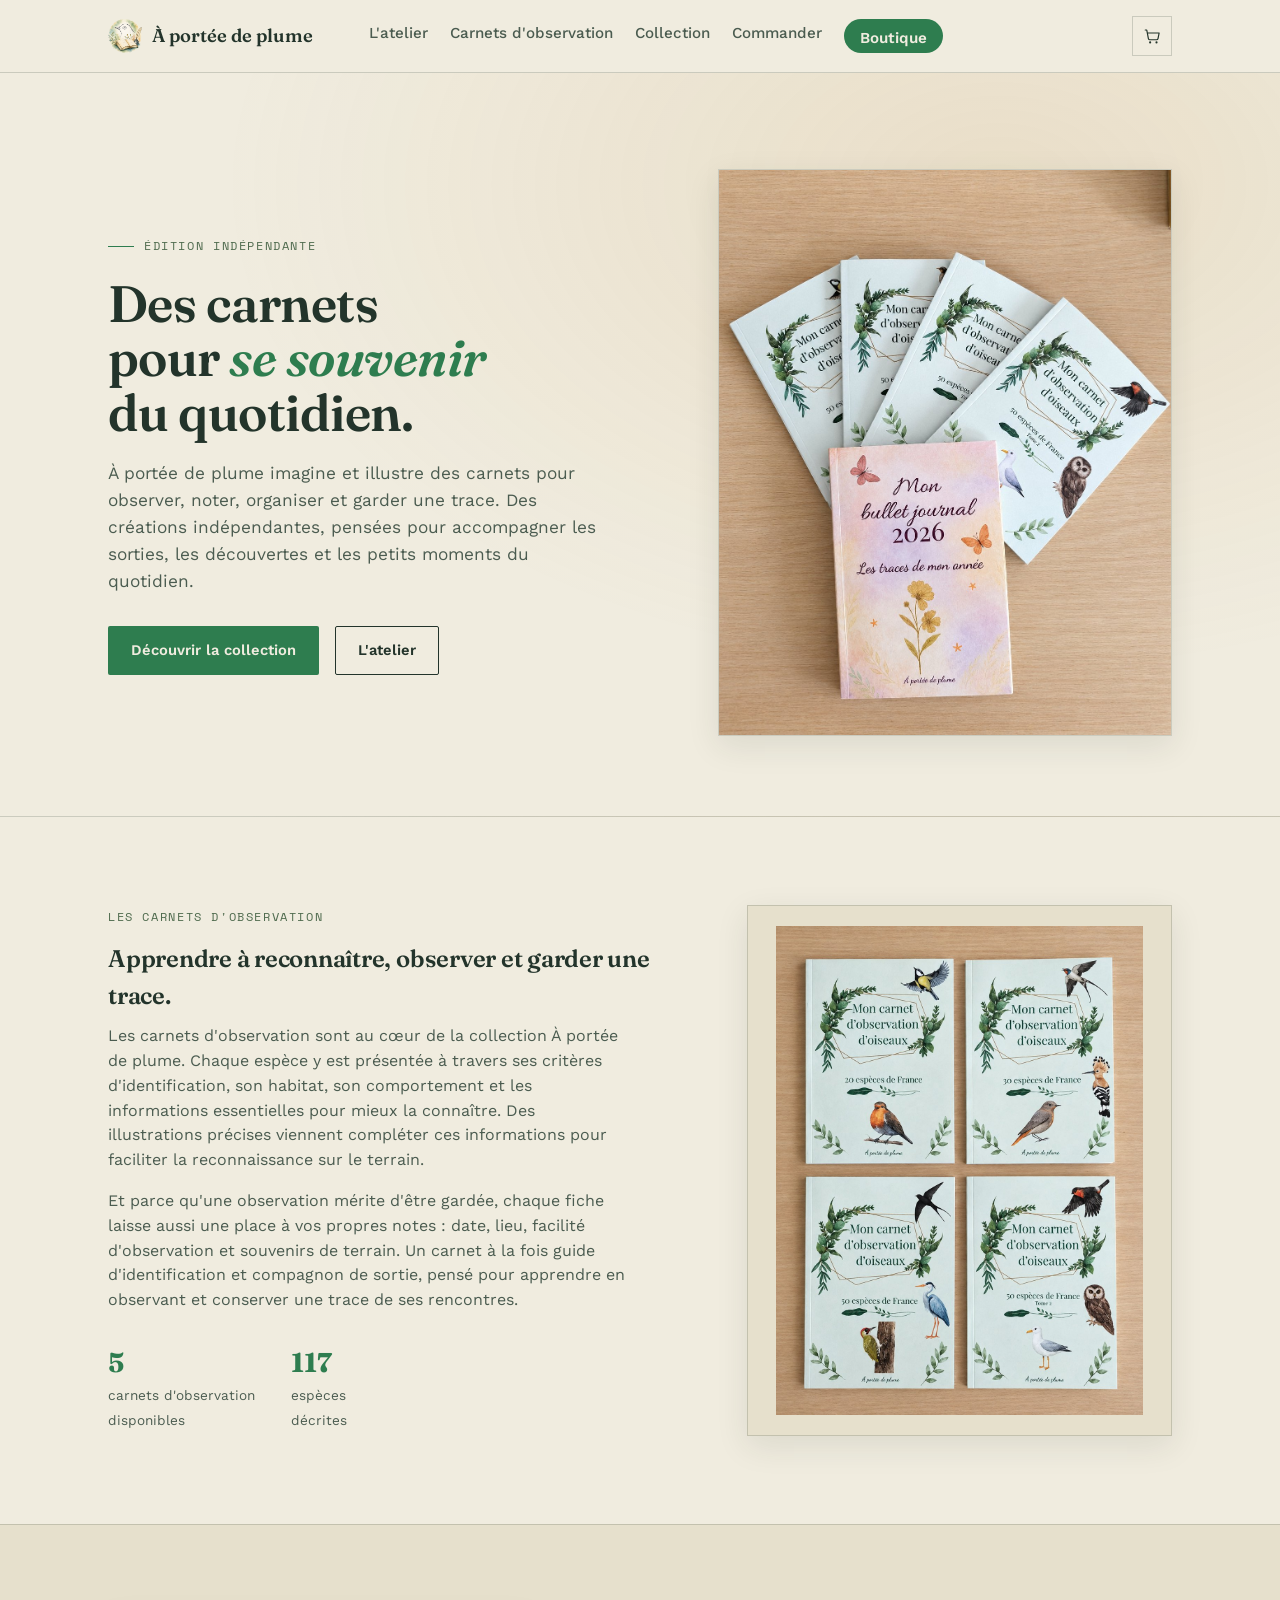
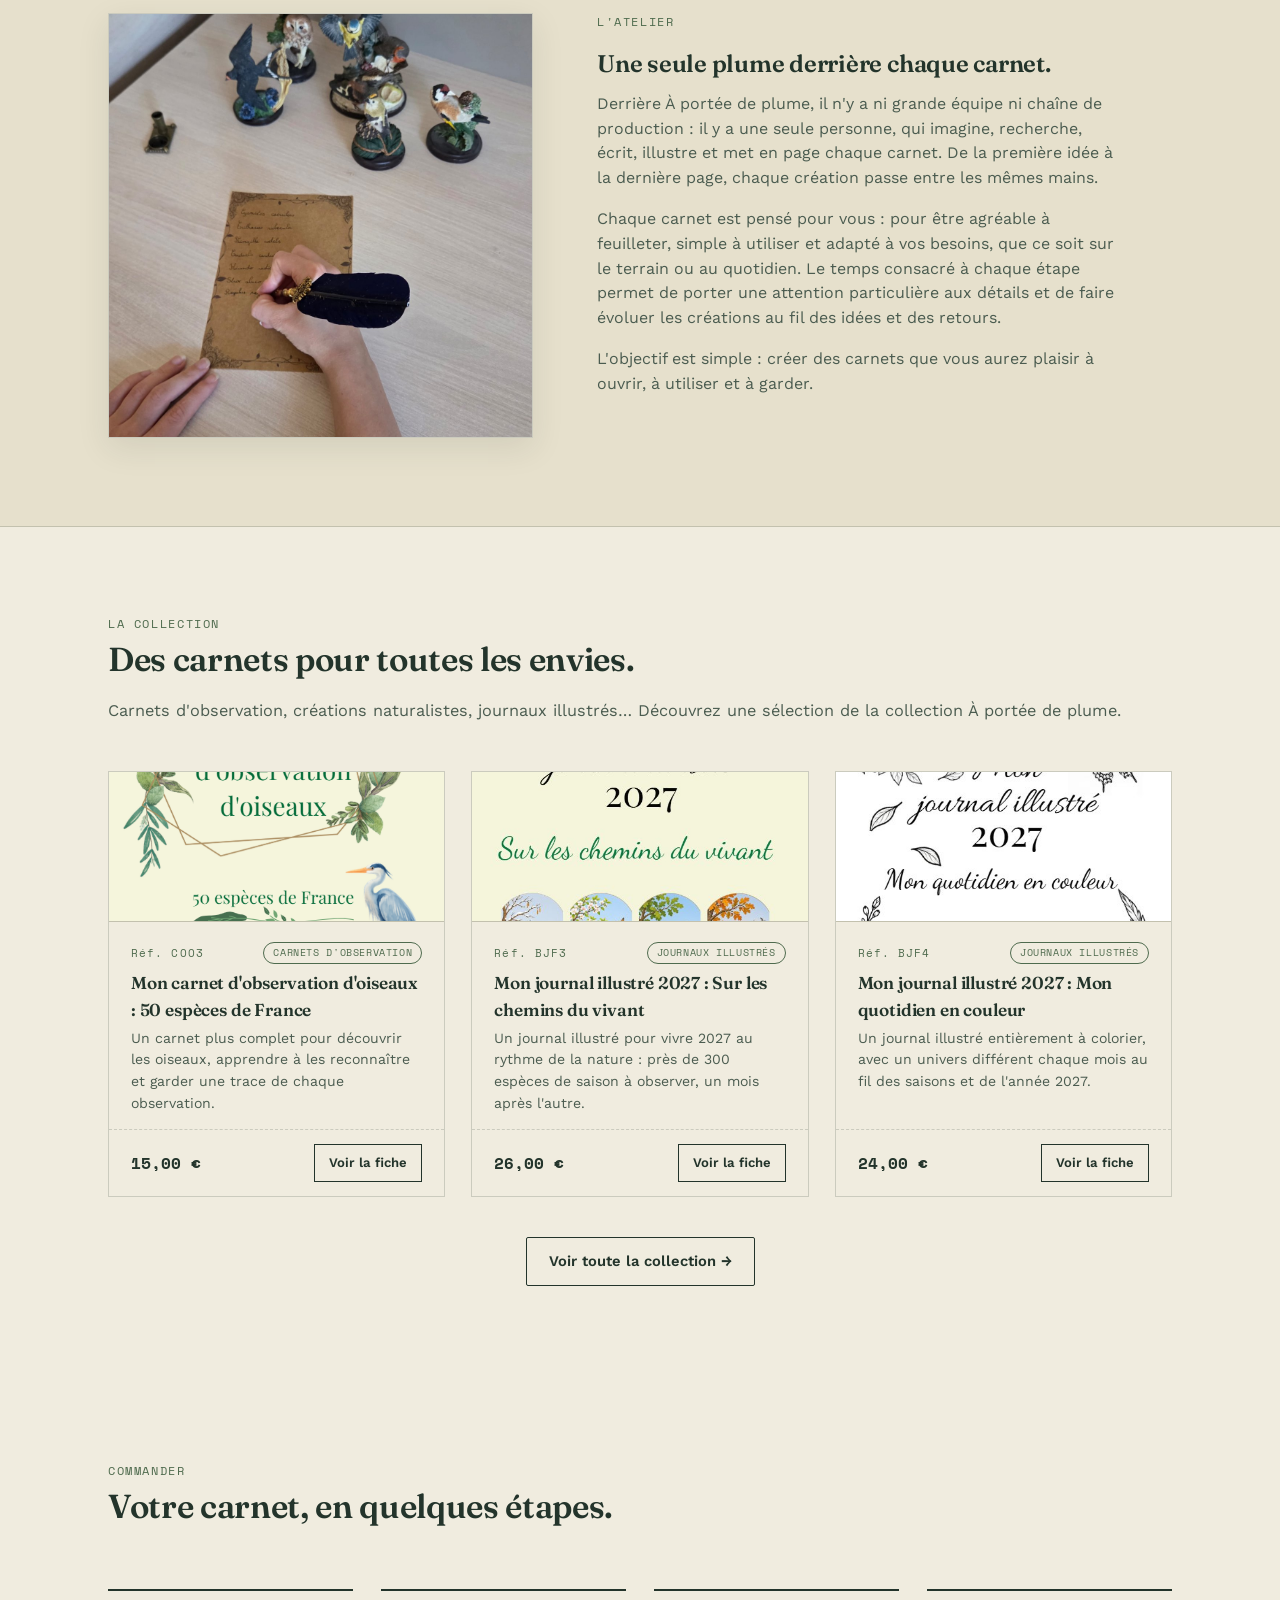
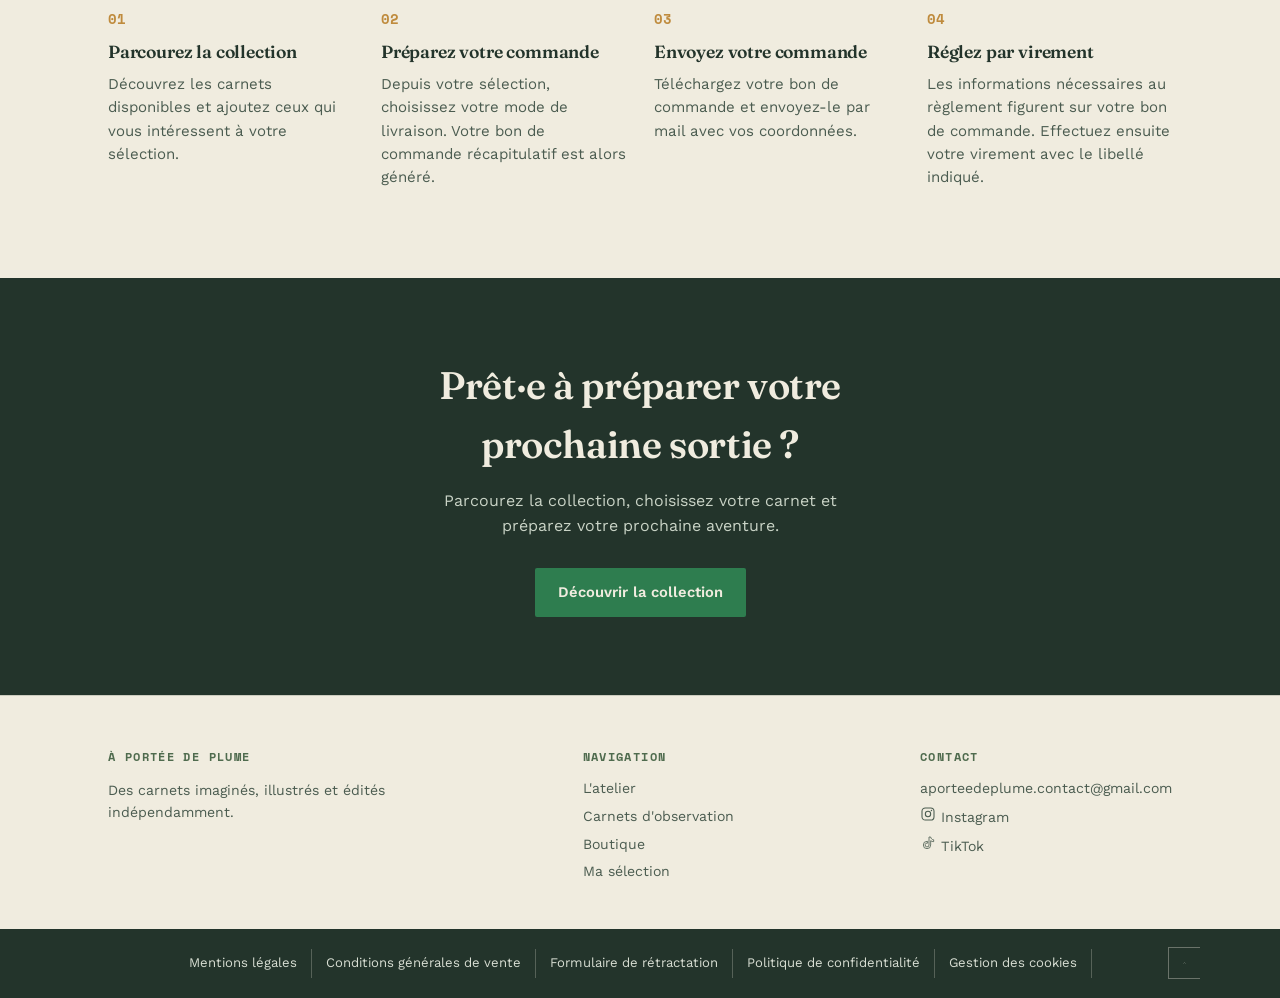
<file: index.html>
<!doctype html>
<html lang="fr">
<head>
<meta charset="UTF-8">
<meta name="viewport" content="width=device-width, initial-scale=1.0">
<title>À portée de plume — Des carnets pour se souvenir du quotidien</title>
<meta name="description" content="À portée de plume imagine et illustre des carnets pour observer, noter, organiser et garder une trace — créations indépendantes.">
<link rel="preconnect" href="https://fonts.googleapis.com">
<link rel="preconnect" href="https://fonts.gstatic.com" crossorigin>
<link href="https://fonts.googleapis.com/css2?family=Fraunces:ital,opsz,wght@0,9..144,400;0,9..144,500;0,9..144,600;1,9..144,500&family=Work+Sans:wght@400;500;600&family=Space+Mono:wght@400;700&display=swap" rel="stylesheet">
<link rel="stylesheet" href="styles.css">
<link rel="icon" type="image/png" href="images/logo.png">
</head>
<body id="top">

<header class="site-header">
  <div class="wrap">
    <a href="index.html" class="brand">
      <img src="images/logo.png" alt="À portée de plume" class="brand-logo">
      À portée de plume
    </a>
    <nav class="mainnav">
      <a href="#atelier">L'atelier</a>
      <a href="#carnets-observation">Carnets d'observation</a>
      <a href="#collection">Collection</a>
      <a href="#commander">Commander</a>
      <a href="catalogue.html" class="nav-shop">Boutique</a>
    </nav>
    <div class="header-actions">
      <a href="commande.html" class="cart-icon-link" aria-label="Voir ma sélection">
        <svg viewBox="0 0 24 24" fill="none" xmlns="http://www.w3.org/2000/svg"><path d="M3 4h2l2.2 11.4A2 2 0 0 0 9.2 17H18a2 2 0 0 0 2-1.6L21.5 8H6" stroke="currentColor" stroke-width="1.6" stroke-linecap="round" stroke-linejoin="round"/><circle cx="9.5" cy="20.5" r="1.4" fill="currentColor"/><circle cx="18" cy="20.5" r="1.4" fill="currentColor"/></svg>
        <span class="cart-badge" id="cart-badge-header">0</span>
      </a>
    </div>
  </div>
</header>

<section class="hero">
  <div class="wrap">
    <div>
      <div class="eyebrow"><span class="dash"></span><span class="label">Édition indépendante</span></div>
      <h1>Des carnets pour <em>se souvenir</em> du quotidien.</h1>
      <p class="lede">À portée de plume imagine et illustre des carnets pour observer, noter, organiser et garder une trace. Des créations indépendantes, pensées pour accompagner les sorties, les découvertes et les petits moments du quotidien.</p>
      <div class="ctas">
        <a href="catalogue.html" class="btn btn-primary">Découvrir la collection</a>
        <a href="#atelier" class="btn btn-ghost">L'atelier</a>
      </div>
    </div>
    <div class="hero-illus">
      <div class="plate has-photo">
        <img src="images/accueil1.jpg" alt="Carnets d'observation d'oiseaux À portée de plume">
      </div>
    </div>
  </div>
</section>

<section class="observation" id="carnets-observation">
  <div class="wrap">
    <div class="content">
      <div class="label" style="margin-bottom:14px;">Les carnets d'observation</div>
      <h2>Apprendre à reconnaître, observer et garder une trace.</h2>
      <p>Les carnets d'observation sont au cœur de la collection À portée de plume. Chaque espèce y est présentée à travers ses critères d'identification, son habitat, son comportement et les informations essentielles pour mieux la connaître. Des illustrations précises viennent compléter ces informations pour faciliter la reconnaissance sur le terrain.</p>
      <p>Et parce qu'une observation mérite d'être gardée, chaque fiche laisse aussi une place à vos propres notes : date, lieu, facilité d'observation et souvenirs de terrain. Un carnet à la fois guide d'identification et compagnon de sortie, pensé pour apprendre en observant et conserver une trace de ses rencontres.</p>
      <div class="stat-row">
        <div class="stat"><b>5</b><span>carnets d'observation<br>disponibles</span></div>
        <div class="stat"><b>117</b><span>espèces<br>décrites</span></div>
      </div>
    </div>
    <div class="frame">
      <img src="images/accueil2.jpg" alt="Carnets d'observation d'oiseaux À portée de plume">
    </div>
  </div>
</section>

<section class="atelier" id="atelier">
  <div class="wrap">
    <div class="frame has-photo">
      <img src="images/accueil3.jpg" alt="L'atelier À portée de plume">
    </div>
    <div class="content">
      <div class="label" style="margin-bottom:14px;">L'atelier</div>
      <h2>Une seule plume derrière chaque carnet.</h2>
      <p>Derrière À portée de plume, il n'y a ni grande équipe ni chaîne de production : il y a une seule personne, qui imagine, recherche, écrit, illustre et met en page chaque carnet. De la première idée à la dernière page, chaque création passe entre les mêmes mains.</p>
      <p>Chaque carnet est pensé pour vous : pour être agréable à feuilleter, simple à utiliser et adapté à vos besoins, que ce soit sur le terrain ou au quotidien. Le temps consacré à chaque étape permet de porter une attention particulière aux détails et de faire évoluer les créations au fil des idées et des retours.</p>
      <p>L'objectif est simple : créer des carnets que vous aurez plaisir à ouvrir, à utiliser et à garder.</p>
    </div>
  </div>
</section>

<section class="carnets" id="collection">
  <div class="wrap">
    <div class="section-head">
      <div class="label">La collection</div>
      <h2>Des carnets pour toutes les envies.</h2>
      <p class="nowrap-desktop">Carnets d'observation, créations naturalistes, journaux illustrés… Découvrez une sélection de la collection À portée de plume.</p>
    </div>
    <div class="product-grid" id="home-product-preview">
      <!-- Rempli en JavaScript avec 3 carnets représentatifs -->
    </div>
    <div style="text-align:center; margin-top:40px;">
      <a href="catalogue.html" class="btn btn-ghost">Voir toute la collection →</a>
    </div>
  </div>
</section>

<section class="steps" id="commander">
  <div class="wrap" style="margin-bottom:44px;">
    <div class="section-head" style="margin-bottom:0;">
      <div class="label">Commander</div>
      <h2 class="nowrap-desktop">Votre carnet, en quelques étapes.</h2>
    </div>
  </div>
  <div class="wrap">
    <div class="step">
      <div class="num">01</div>
      <h3>Parcourez la collection</h3>
      <p>Découvrez les carnets disponibles et ajoutez ceux qui vous intéressent à votre sélection.</p>
    </div>
    <div class="step">
      <div class="num">02</div>
      <h3>Préparez votre commande</h3>
      <p>Depuis votre sélection, choisissez votre mode de livraison. Votre bon de commande récapitulatif est alors généré.</p>
    </div>
    <div class="step">
      <div class="num">03</div>
      <h3>Envoyez votre commande</h3>
      <p>Téléchargez votre bon de commande et envoyez-le par mail avec vos coordonnées.</p>
    </div>
    <div class="step">
      <div class="num">04</div>
      <h3>Réglez par virement</h3>
      <p>Les informations nécessaires au règlement figurent sur votre bon de commande. Effectuez ensuite votre virement avec le libellé indiqué.</p>
    </div>
  </div>
</section>

<section class="cta-band">
  <div class="wrap">
    <h2>Prêt·e à préparer votre prochaine sortie ?</h2>
    <p>Parcourez la collection, choisissez votre carnet et préparez votre prochaine aventure.</p>
    <a href="catalogue.html" class="btn btn-primary">Découvrir la collection</a>
  </div>
</section>

<footer>
  <div class="wrap">
    <div class="col">
      <h4>À portée de plume</h4>
      <p style="max-width:32ch;">Des carnets imaginés, illustrés et édités indépendamment.</p>
    </div>
    <div class="col">
      <h4>Navigation</h4>
      <a href="#atelier">L'atelier</a>
      <a href="#carnets-observation">Carnets d'observation</a>
      <a href="catalogue.html">Boutique</a>
      <a href="commande.html">Ma sélection</a>
    </div>
    <div class="col">
      <h4>Contact</h4>
      <a href="mailto:aporteedeplume.contact@gmail.com">aporteedeplume.contact@gmail.com</a>
      
      <a href="https://www.instagram.com/a_portee_de_plume" target="_blank" rel="noopener" class="social-link">
        <svg viewBox="0 0 24 24" fill="none" xmlns="http://www.w3.org/2000/svg"><rect x="3" y="3" width="18" height="18" rx="5" stroke="currentColor" stroke-width="1.6"/><circle cx="12" cy="12" r="4" stroke="currentColor" stroke-width="1.6"/><circle cx="17.2" cy="6.8" r="1.1" fill="currentColor"/></svg>
        Instagram
      </a>
      <a href="https://www.tiktok.com/@a_portee_de_plume" target="_blank" rel="noopener" class="social-link">
        <svg viewBox="0 0 24 24" fill="none" xmlns="http://www.w3.org/2000/svg"><path d="M16 3c.4 2.4 2 4 4.5 4.2V10c-1.6 0-3.1-.5-4.5-1.4V15a5.5 5.5 0 1 1-5.5-5.5c.3 0 .7 0 1 .1v2.6a2.9 2.9 0 1 0 2 2.8V3h2.5z" stroke="currentColor" stroke-width="1.2" stroke-linejoin="round"/></svg>
        TikTok
      </a>
      
    </div>
  </div>
</footer>

<div class="legal-band">
  <div class="wrap">
    <a href="mentions-legales.html">Mentions légales</a>
    <a href="cgv.html">Conditions générales de vente</a>
    <a href="retractation.html">Formulaire de rétractation</a>
    <a href="confidentialite.html">Politique de confidentialité</a>
    <a href="cookies.html">Gestion des cookies</a>
    <a href="#top" class="back-to-top" aria-label="Retour en haut de page">
      <svg viewBox="0 0 24 24" fill="none" xmlns="http://www.w3.org/2000/svg"><path d="M5 15l7-7 7 7" stroke="currentColor" stroke-width="2" stroke-linecap="round" stroke-linejoin="round"/></svg>
    </a>
  </div>
</div>

<script src="products.js"></script>
<script src="icons.js"></script>
<script src="cart.js"></script>
<script>
(function(){
  function fmtPrice(n){
    if(n === null || n === undefined) return 'Prix à venir';
    return n.toLocaleString('fr-FR', {minimumFractionDigits:2, maximumFractionDigits:2}) + ' €';
  }
  // Un carnet représentatif par thème, pour l'aperçu en page d'accueil.
  const previewIds = ['coo3', 'bjf3', 'bjf4'];
  const grid = document.getElementById('home-product-preview');
  previewIds.forEach(id => {
    const p = getProductById(id);
    if(!p) return;
    const tile = document.createElement('div');
    tile.className = 'product-tile';
    tile.innerHTML = `
      <a href="fiche-produit.html?id=${encodeURIComponent(p.id)}" class="tile-link">
        <div class="art">${productThumb(p, 80)}</div>
        <div class="body">
          <div class="ref-row">
            <span class="ref">Réf. ${p.ref}</span>
            <span class="cat-pill">${getCategoryLabel(p.category)}</span>
          </div>
          <h3>${p.name}</h3>
          <p class="desc">${p.shortDesc}</p>
        </div>
      </a>
      <div class="foot">
        <span class="price">${p.priceLabel || fmtPrice(p.price)}</span>
        <a href="fiche-produit.html?id=${encodeURIComponent(p.id)}" class="tile-add" style="text-decoration:none; display:inline-block;">Voir la fiche</a>
      </div>
    `;
    grid.appendChild(tile);
  });
})();
</script>

</body>
</html>
</file>
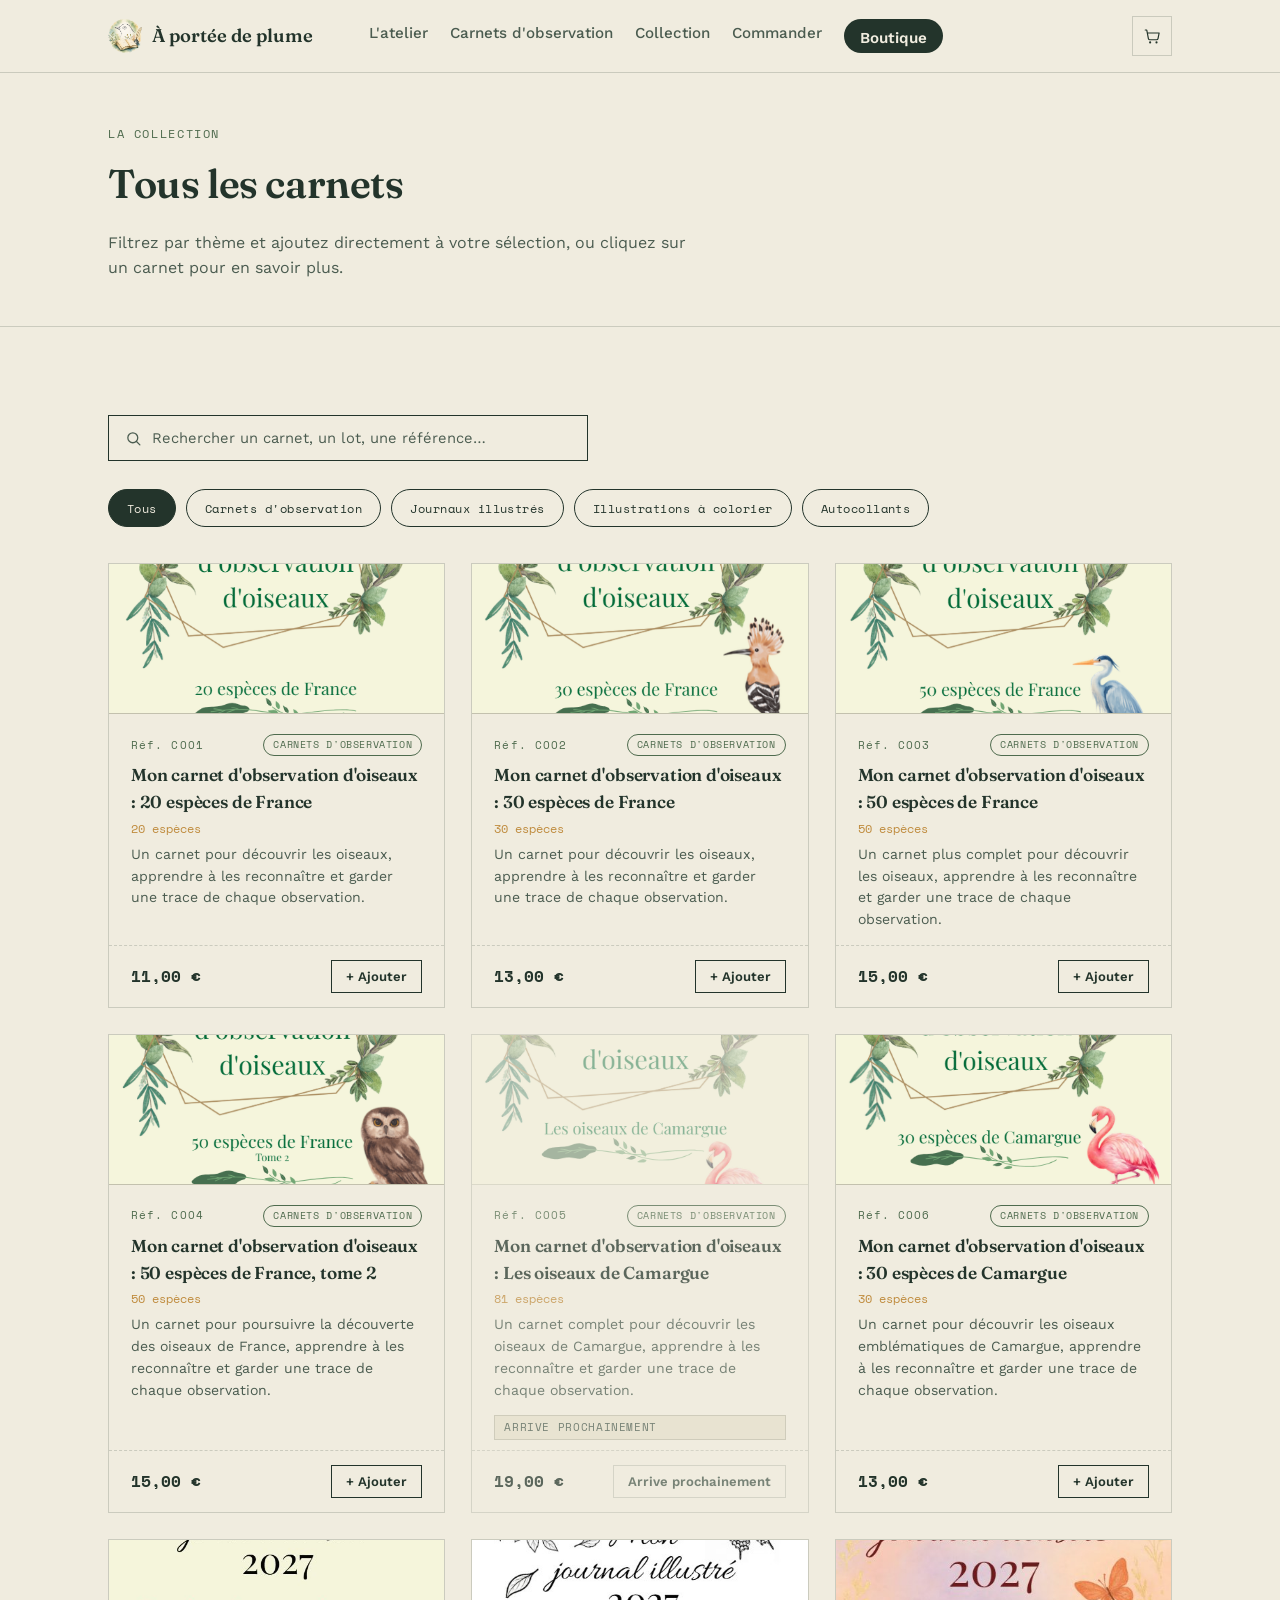
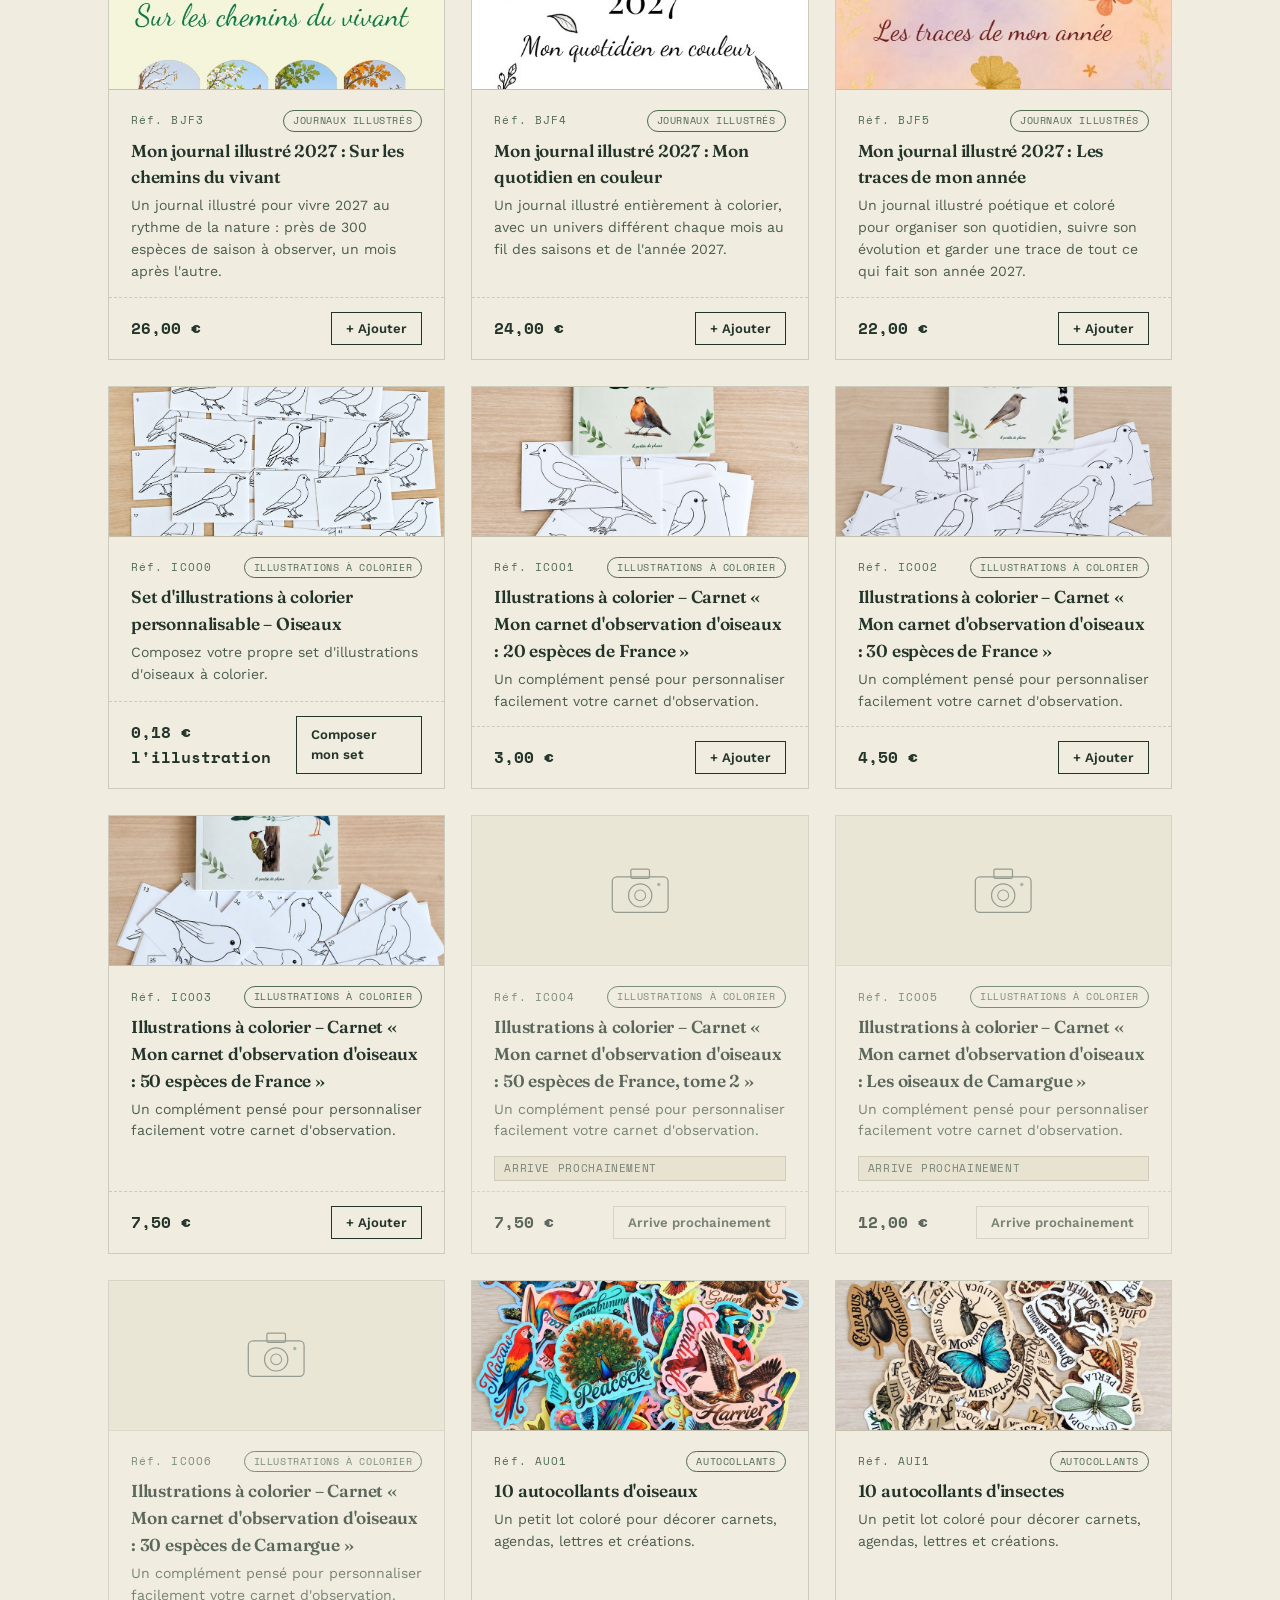
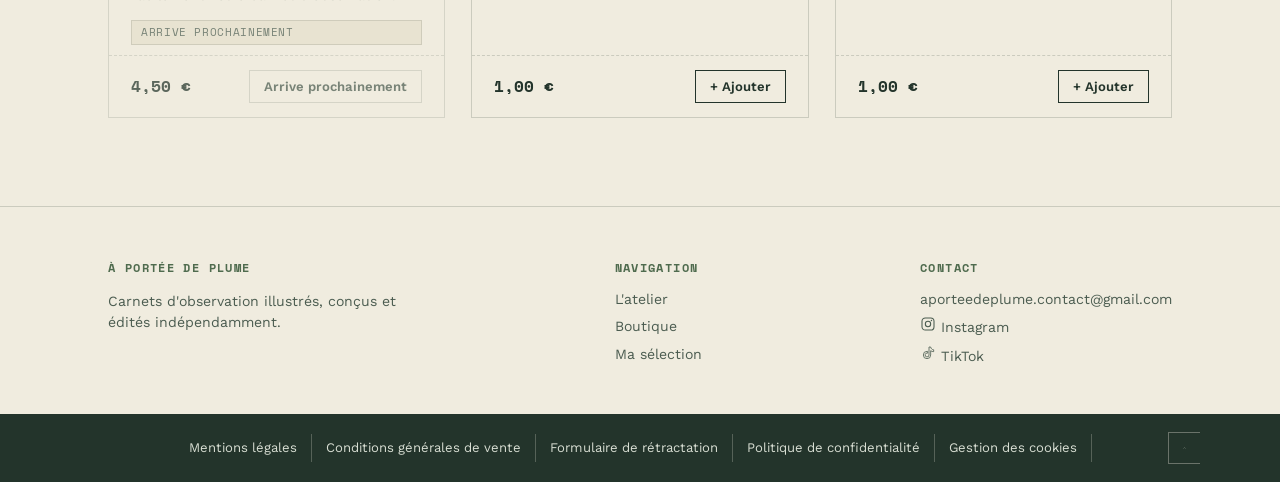
<file: catalogue.html>
<!doctype html>
<html lang="fr">
<head>
<meta charset="UTF-8">
<meta name="viewport" content="width=device-width, initial-scale=1.0">
<title>Boutique — À portée de plume</title>
<meta name="description" content="La collection À portée de plume : carnets d'observation, journaux illustrés, illustrations à colorier et plus encore.">
<link rel="preconnect" href="https://fonts.googleapis.com">
<link rel="preconnect" href="https://fonts.gstatic.com" crossorigin>
<link href="https://fonts.googleapis.com/css2?family=Fraunces:ital,opsz,wght@0,9..144,400;0,9..144,500;0,9..144,600;1,9..144,500&family=Work+Sans:wght@400;500;600&family=Space+Mono:wght@400;700&display=swap" rel="stylesheet">
<link rel="stylesheet" href="styles.css">
<link rel="icon" type="image/png" href="images/logo.png">
</head>
<body id="top">

<header class="site-header">
  <div class="wrap">
    <a href="index.html" class="brand">
      <img src="images/logo.png" alt="À portée de plume" class="brand-logo">
      À portée de plume
    </a>
    <nav class="mainnav">
      <a href="index.html#atelier">L'atelier</a>
      <a href="index.html#carnets-observation">Carnets d'observation</a>
      <a href="index.html#collection">Collection</a>
      <a href="index.html#commander">Commander</a>
      <a href="catalogue.html" class="nav-shop current">Boutique</a>
    </nav>
    <div class="header-actions">
      <a href="commande.html" class="cart-icon-link" aria-label="Voir ma sélection">
        <svg viewBox="0 0 24 24" fill="none" xmlns="http://www.w3.org/2000/svg"><path d="M3 4h2l2.2 11.4A2 2 0 0 0 9.2 17H18a2 2 0 0 0 2-1.6L21.5 8H6" stroke="currentColor" stroke-width="1.6" stroke-linecap="round" stroke-linejoin="round"/><circle cx="9.5" cy="20.5" r="1.4" fill="currentColor"/><circle cx="18" cy="20.5" r="1.4" fill="currentColor"/></svg>
        <span class="cart-badge" id="cart-badge-header">0</span>
      </a>
    </div>
  </div>
</header>

<section class="page-hero">
  <div class="wrap">
    <div class="label" style="margin-bottom:10px;">La collection</div>
    <h1>Tous les carnets</h1>
    <p>Filtrez par thème et ajoutez directement à votre sélection, ou cliquez sur un carnet pour en savoir plus.</p>
  </div>
</section>

<section>
  <div class="wrap">
    <div class="search-bar">
      <svg viewBox="0 0 24 24" fill="none" xmlns="http://www.w3.org/2000/svg"><circle cx="11" cy="11" r="7" stroke="currentColor" stroke-width="1.8"/><line x1="21" y1="21" x2="16.2" y2="16.2" stroke="currentColor" stroke-width="1.8" stroke-linecap="round"/></svg>
      <input type="text" id="search-input" placeholder="Rechercher un carnet, un lot, une référence…">
      <button type="button" id="search-clear" aria-label="Effacer la recherche" style="display:none;">✕</button>
    </div>

    <div class="filter-bar" id="filter-bar">
      <button type="button" class="filter-pill active" data-filter="all">Tous</button>
      <!-- Les filtres par catégorie sont ajoutés dynamiquement -->
    </div>

    <div class="filter-bar sub-filter-bar" id="sub-filter-bar" style="display:none;">
      <!-- Sous-filtres par thème, affichés uniquement pour la catégorie "Illustrations à colorier" -->
    </div>

    <div class="product-grid" id="product-grid">
      <!-- Les cartes produit sont générées en JavaScript à partir de products.js -->

    </div>
  </div>
</section>

<footer>
  <div class="wrap">
    <div class="col">
      <h4>À portée de plume</h4>
      <p style="max-width:32ch;">Carnets d'observation illustrés, conçus et édités indépendamment.</p>
    </div>
    <div class="col">
      <h4>Navigation</h4>
      <a href="index.html#atelier">L'atelier</a>
      <a href="catalogue.html">Boutique</a>
      <a href="commande.html">Ma sélection</a>
    </div>
    <div class="col">
      <h4>Contact</h4>
      <a href="mailto:aporteedeplume.contact@gmail.com">aporteedeplume.contact@gmail.com</a>
      
      <a href="https://www.instagram.com/a_portee_de_plume" target="_blank" rel="noopener" class="social-link">
        <svg viewBox="0 0 24 24" fill="none" xmlns="http://www.w3.org/2000/svg"><rect x="3" y="3" width="18" height="18" rx="5" stroke="currentColor" stroke-width="1.6"/><circle cx="12" cy="12" r="4" stroke="currentColor" stroke-width="1.6"/><circle cx="17.2" cy="6.8" r="1.1" fill="currentColor"/></svg>
        Instagram
      </a>
      <a href="https://www.tiktok.com/@a_portee_de_plume" target="_blank" rel="noopener" class="social-link">
        <svg viewBox="0 0 24 24" fill="none" xmlns="http://www.w3.org/2000/svg"><path d="M16 3c.4 2.4 2 4 4.5 4.2V10c-1.6 0-3.1-.5-4.5-1.4V15a5.5 5.5 0 1 1-5.5-5.5c.3 0 .7 0 1 .1v2.6a2.9 2.9 0 1 0 2 2.8V3h2.5z" stroke="currentColor" stroke-width="1.2" stroke-linejoin="round"/></svg>
        TikTok
      </a>
      
    </div>
  </div>
</footer>

<div class="legal-band">
  <div class="wrap">
    <a href="mentions-legales.html">Mentions légales</a>
    <a href="cgv.html">Conditions générales de vente</a>
    <a href="retractation.html">Formulaire de rétractation</a>
    <a href="confidentialite.html">Politique de confidentialité</a>
    <a href="cookies.html">Gestion des cookies</a>
    <a href="#top" class="back-to-top" aria-label="Retour en haut de page">
      <svg viewBox="0 0 24 24" fill="none" xmlns="http://www.w3.org/2000/svg"><path d="M5 15l7-7 7 7" stroke="currentColor" stroke-width="2" stroke-linecap="round" stroke-linejoin="round"/></svg>
    </a>
  </div>
</div>

<script src="products.js"></script>
<script src="icons.js"></script>
<script src="cart.js"></script>
<script>
(function(){
  const filterBar = document.getElementById('filter-bar');
  const grid = document.getElementById('product-grid');
  const searchInput = document.getElementById('search-input');
  const searchClear = document.getElementById('search-clear');
  let activeFilter = 'all';
  let searchQuery = '';

  // Construit les pastilles de filtre à partir des catégories du catalogue
  // (une catégorie sans aucun article n'est pas affichée tant qu'elle est vide)
  CATEGORIES.filter(cat => PRODUCTS.some(p => p.category === cat.id)).forEach(cat => {
    const btn = document.createElement('button');
    btn.type = 'button';
    btn.className = 'filter-pill';
    btn.dataset.filter = cat.id;
    btn.textContent = cat.label;
    filterBar.appendChild(btn);
  });

  const subFilterBar = document.getElementById('sub-filter-bar');
  let activeTheme = 'all';

  // Libellés lisibles pour les thèmes.
  const THEME_LABELS = {
    oiseaux: 'Oiseaux',
    insectes: 'Insectes',
    'bullet-journal': 'Journaux illustrés'
  };

  function fmtPrice(n){
    if(n === null || n === undefined) return 'Prix à venir';
    return n.toLocaleString('fr-FR', {minimumFractionDigits:2, maximumFractionDigits:2}) + ' €';
  }

  // Le sous-filtre par thème apparaît dès qu'une catégorie (autre que "Tous") contient
  // des articles de plusieurs thèmes différents — utile aujourd'hui pour les autocollants,
  // et automatiquement pour les illustrations à colorier le jour où un thème non-oiseaux y sera ajouté.
  function renderSubFilterBar(){
    if(activeFilter === 'all'){
      subFilterBar.style.display = 'none';
      subFilterBar.innerHTML = '';
      activeTheme = 'all';
      return;
    }

    const themes = [...new Set(
      PRODUCTS.filter(p => p.category === activeFilter && p.theme).map(p => p.theme)
    )];

    if(themes.length < 2){
      subFilterBar.style.display = 'none';
      subFilterBar.innerHTML = '';
      activeTheme = 'all';
      return;
    }

    subFilterBar.style.display = 'flex';
    subFilterBar.innerHTML = '';

    const allBtn = document.createElement('button');
    allBtn.type = 'button';
    allBtn.className = 'filter-pill sub' + (activeTheme === 'all' ? ' active' : '');
    allBtn.dataset.theme = 'all';
    allBtn.textContent = 'Tous les thèmes';
    subFilterBar.appendChild(allBtn);

    themes.forEach(themeId => {
      const btn = document.createElement('button');
      btn.type = 'button';
      btn.className = 'filter-pill sub' + (activeTheme === themeId ? ' active' : '');
      btn.dataset.theme = themeId;
      btn.textContent = THEME_LABELS[themeId] || themeId;
      subFilterBar.appendChild(btn);
    });
  }

  // Retire les accents et met en minuscule, pour que la recherche ignore la casse et les accents.
  function normalize(str){
    return (str || '').toString().toLowerCase().normalize('NFD').replace(/[\u0300-\u036f]/g, '');
  }

  function matchesSearch(p, query){
    if(!query) return true;
    const haystack = normalize(p.name + ' ' + p.ref + ' ' + (p.shortDesc || ''));
    return haystack.includes(query);
  }

  function renderGrid(){
    let list = activeFilter === 'all' ? PRODUCTS : PRODUCTS.filter(p => p.category === activeFilter);
    if(activeFilter !== 'all' && activeTheme !== 'all'){
      list = list.filter(p => p.theme === activeTheme);
    }
    const normalizedQuery = normalize(searchQuery.trim());
    if(normalizedQuery){
      list = list.filter(p => matchesSearch(p, normalizedQuery));
    }
    grid.innerHTML = '';

    if(list.length === 0){
      grid.innerHTML = normalizedQuery
        ? '<div class="empty-state" style="grid-column:1/-1;">Aucun résultat pour « ' + searchQuery.trim() + ' ».</div>'
        : '<div class="empty-state" style="grid-column:1/-1;">Aucun article dans cette catégorie pour le moment.</div>';
      return;
    }

    list.forEach(p => {
      const tile = document.createElement('div');
      tile.className = 'product-tile' + (p.available === false ? ' unavailable' : '');
      const speciesLine = p.speciesCount ? `<div class="spec-line">${p.speciesCount} espèces</div>` : '';
      const unavailPill = p.available === false ? `<span class="unavail-pill">${p.availabilityLabel || 'Arrive prochainement'}</span>` : '';
      tile.innerHTML = `
        <a href="fiche-produit.html?id=${encodeURIComponent(p.id)}" class="tile-link">
          <div class="art">${productThumb(p, 80)}</div>
          <div class="body">
            <div class="ref-row">
              <span class="ref">Réf. ${p.ref}</span>
              <span class="cat-pill">${getCategoryLabel(p.category)}</span>
            </div>
            <h3>${p.name}</h3>
            ${speciesLine}
            <p class="desc">${p.shortDesc}</p>
            ${unavailPill}
          </div>
        </a>
        <div class="foot">
          <span class="price">${p.priceLabel || fmtPrice(p.price)}</span>
          ${p.available === false
            ? `<button type="button" class="tile-add" disabled>${p.availabilityLabel || 'Arrive prochainement'}</button>`
            : p.customSet
              ? `<a href="fiche-produit.html?id=${encodeURIComponent(p.id)}" class="tile-add" style="text-decoration:none; display:inline-block;">Composer mon set</a>`
              : `<button type="button" class="tile-add" data-id="${p.id}">+ Ajouter</button>`}
        </div>
      `;
      grid.appendChild(tile);
    });

    grid.querySelectorAll('.tile-add:not([disabled])').forEach(btn => {
      btn.addEventListener('click', () => {
        addToCart(btn.dataset.id, 1);
        btn.textContent = 'Ajouté ✓';
        btn.classList.add('added');
        setTimeout(() => {
          btn.textContent = '+ Ajouter';
          btn.classList.remove('added');
        }, 1400);
      });
    });
  }

  filterBar.addEventListener('click', (e) => {
    const btn = e.target.closest('.filter-pill');
    if(!btn) return;
    filterBar.querySelectorAll('.filter-pill').forEach(b => b.classList.remove('active'));
    btn.classList.add('active');
    activeFilter = btn.dataset.filter;
    activeTheme = 'all';
    renderSubFilterBar();
    renderGrid();
  });

  subFilterBar.addEventListener('click', (e) => {
    const btn = e.target.closest('.filter-pill');
    if(!btn) return;
    subFilterBar.querySelectorAll('.filter-pill').forEach(b => b.classList.remove('active'));
    btn.classList.add('active');
    activeTheme = btn.dataset.theme;
    renderGrid();
  });

  searchInput.addEventListener('input', () => {
    searchQuery = searchInput.value;
    searchClear.style.display = searchQuery ? 'block' : 'none';
    renderGrid();
  });

  searchClear.addEventListener('click', () => {
    searchQuery = '';
    searchInput.value = '';
    searchClear.style.display = 'none';
    searchInput.focus();
    renderGrid();
  });

  renderSubFilterBar();
  renderGrid();
})();
</script>

</body>
</html>
</file>
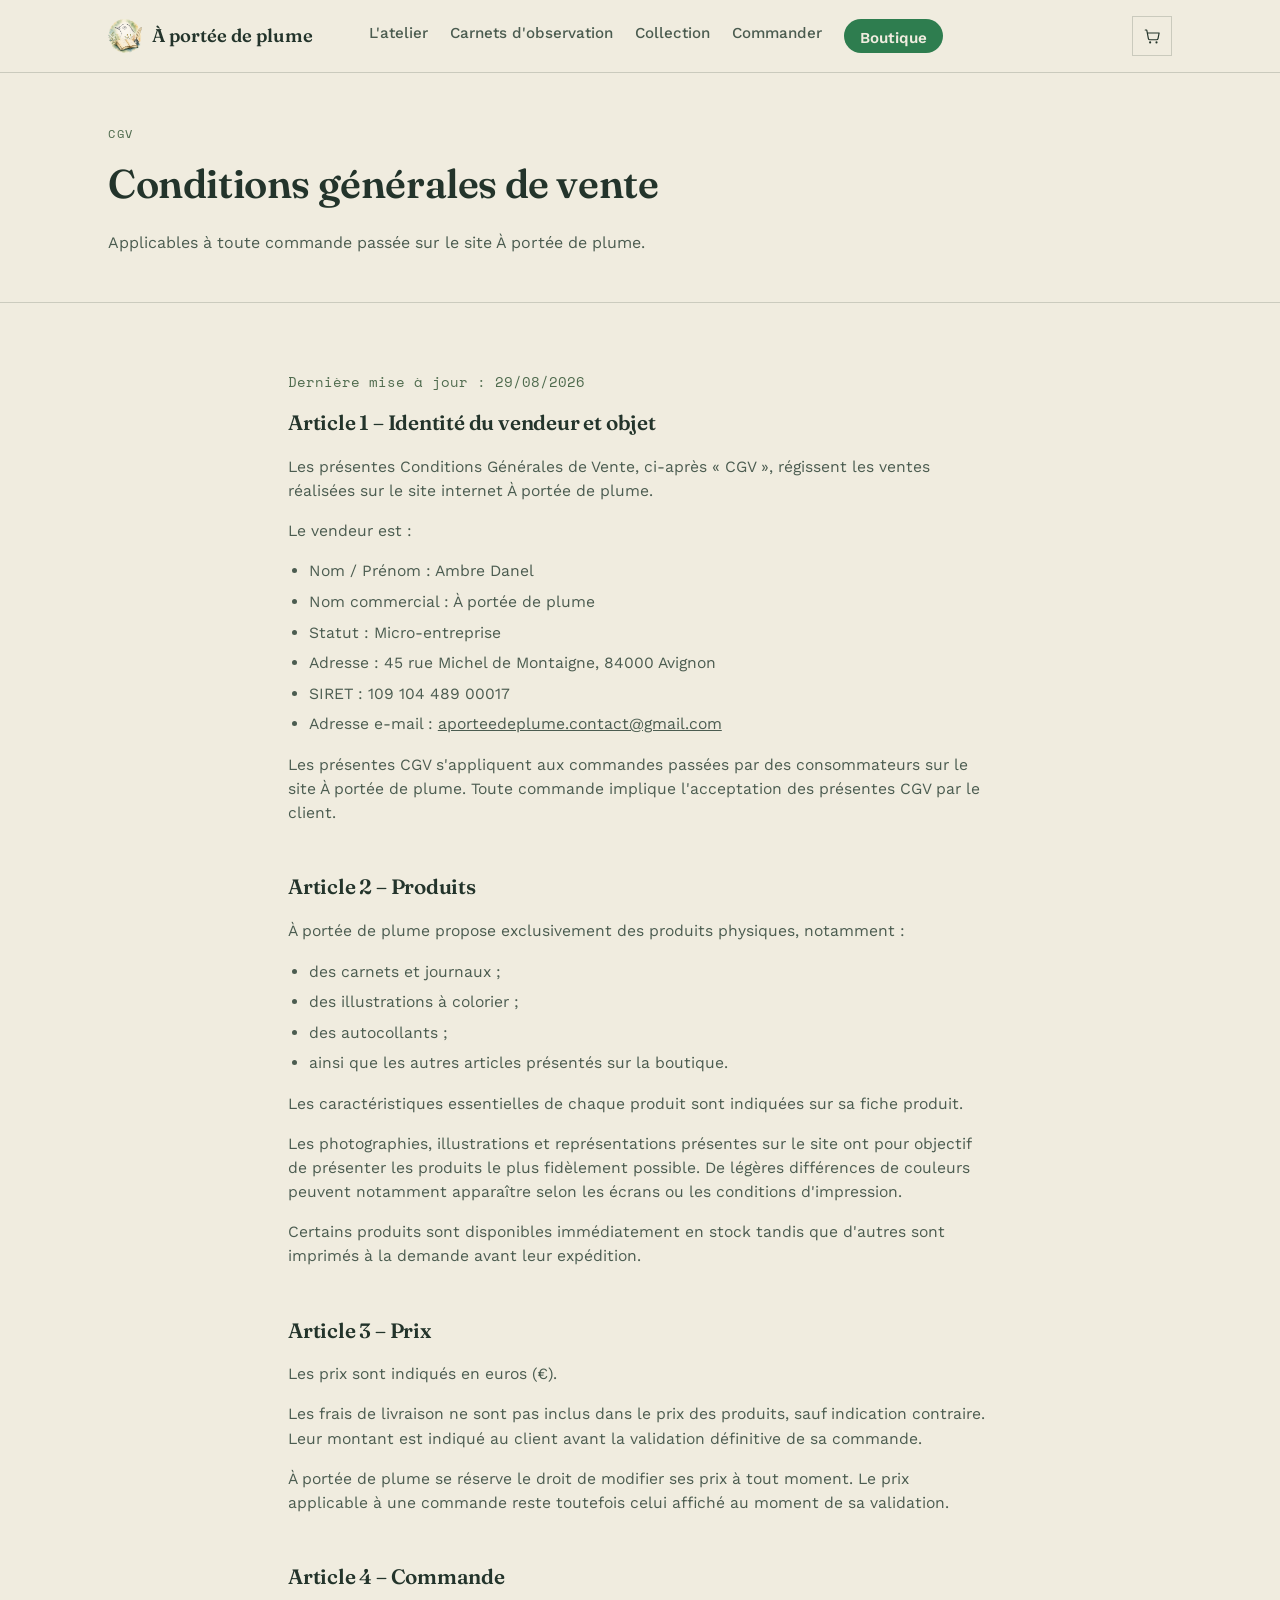
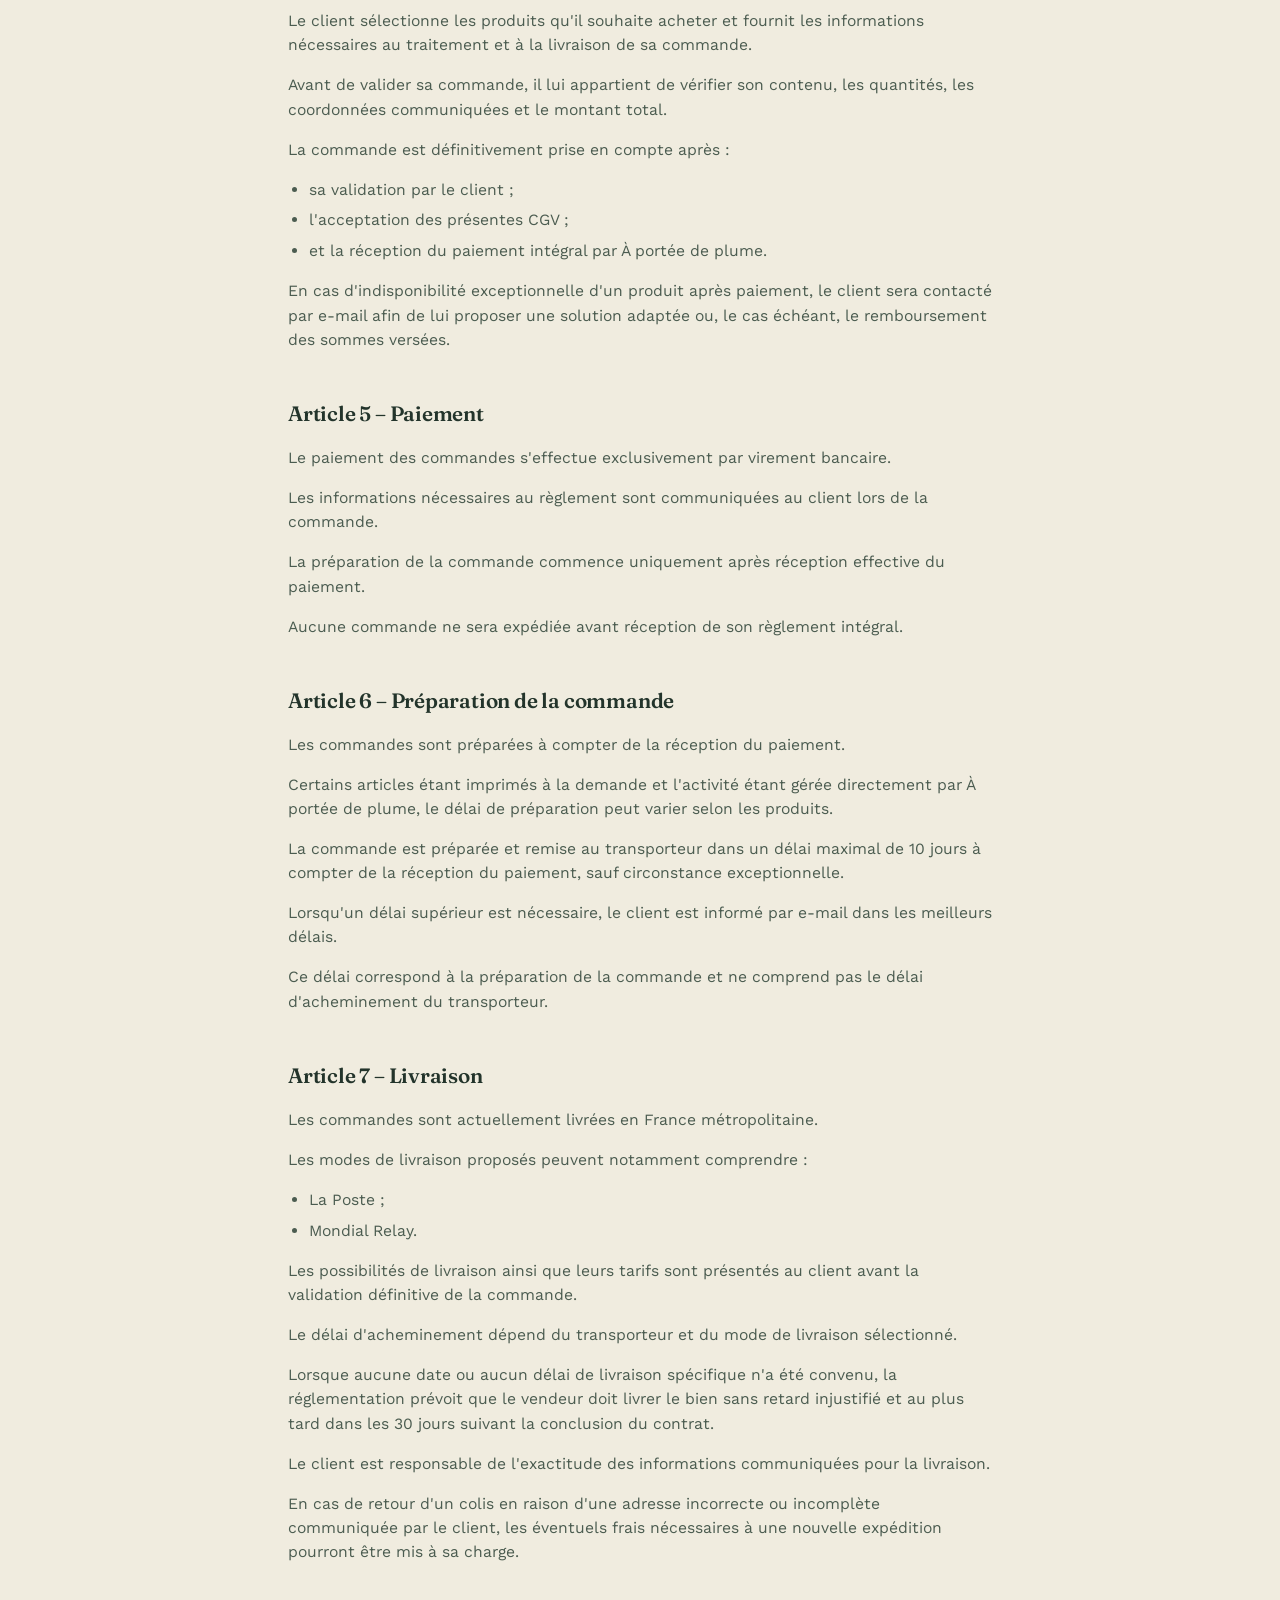
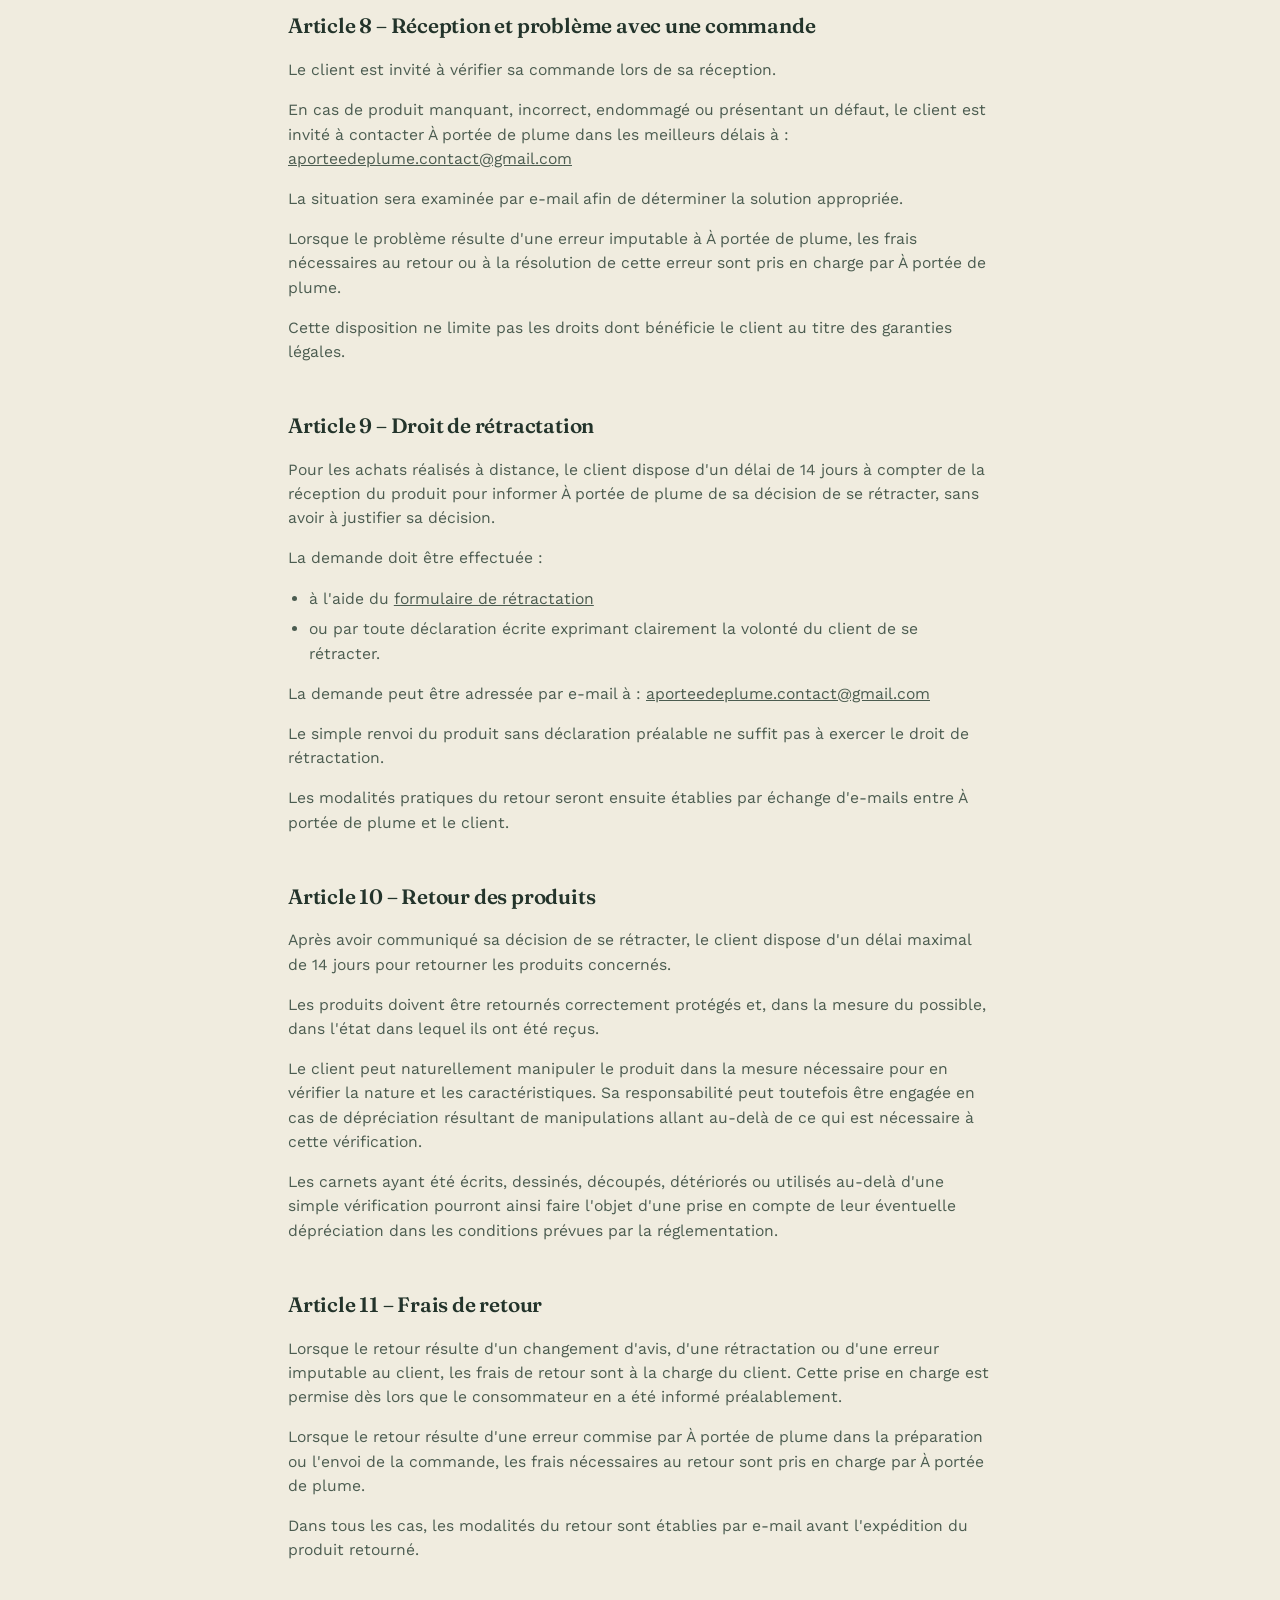
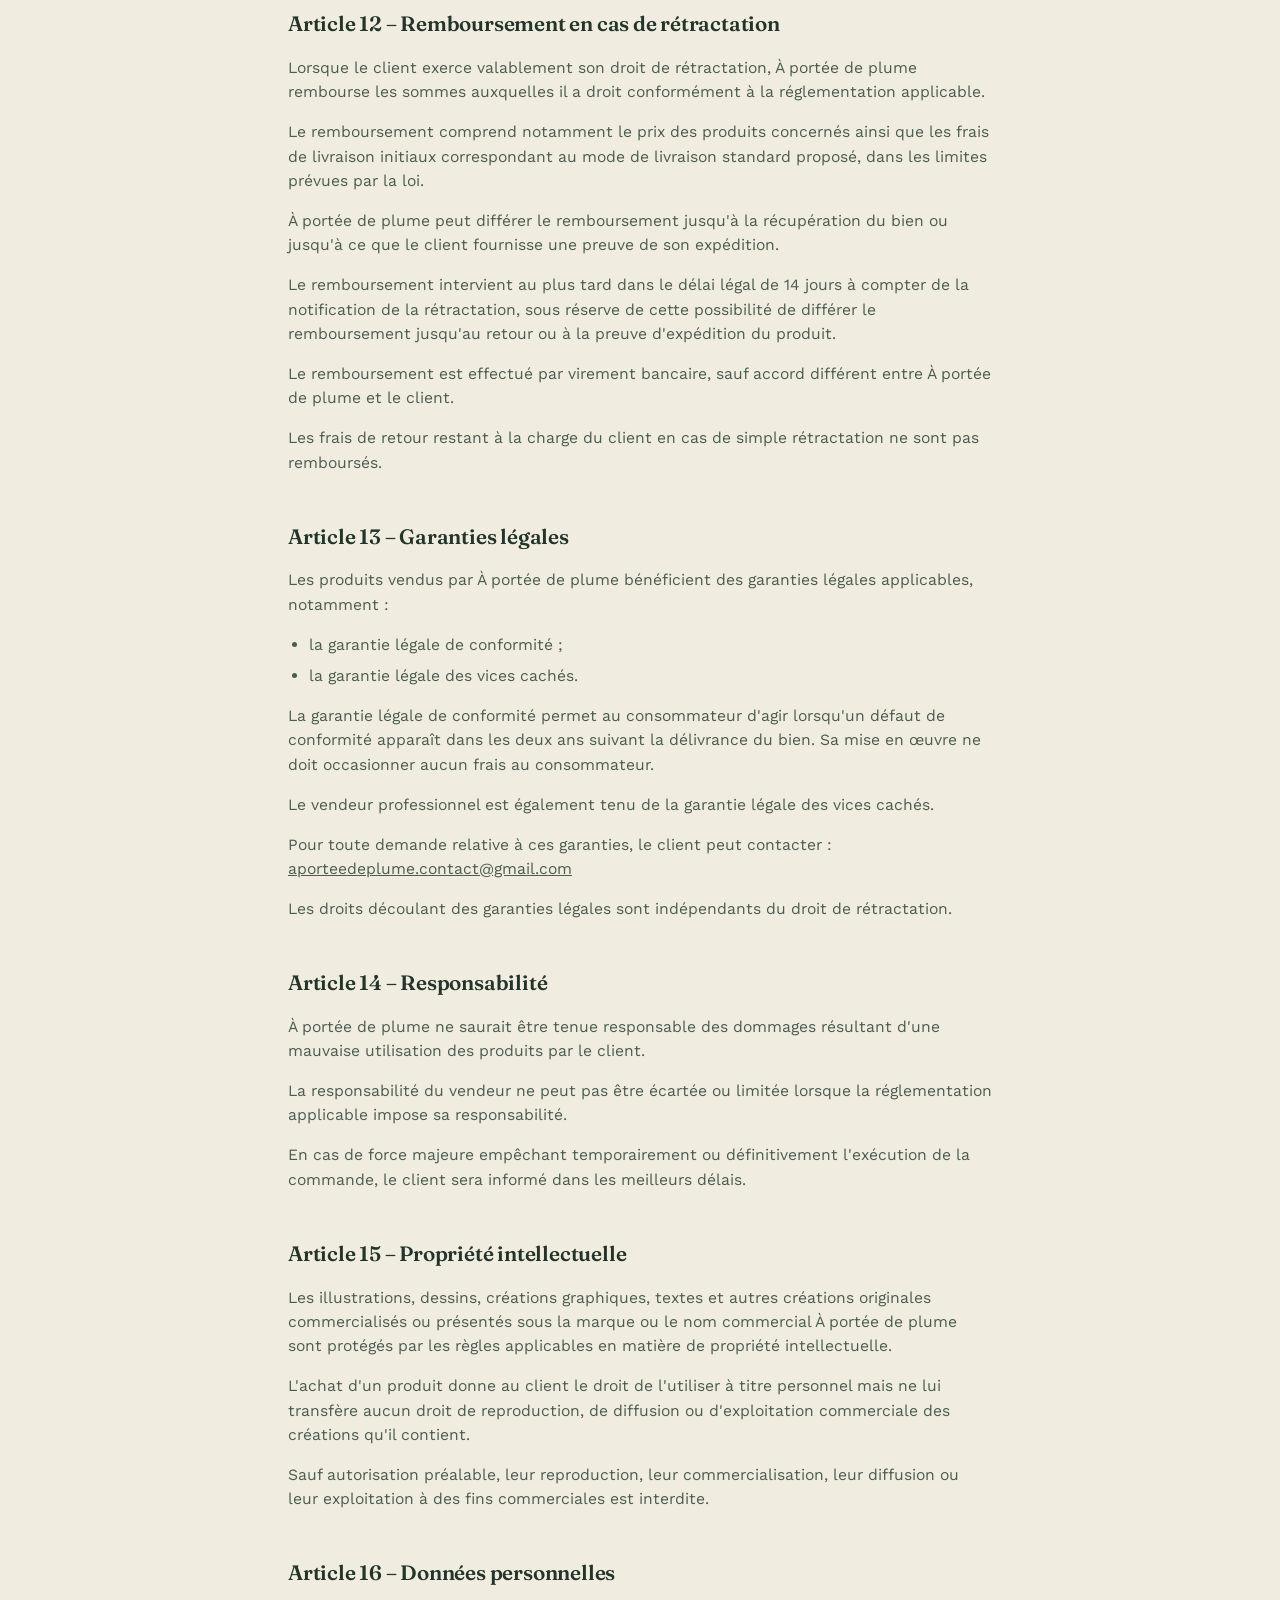
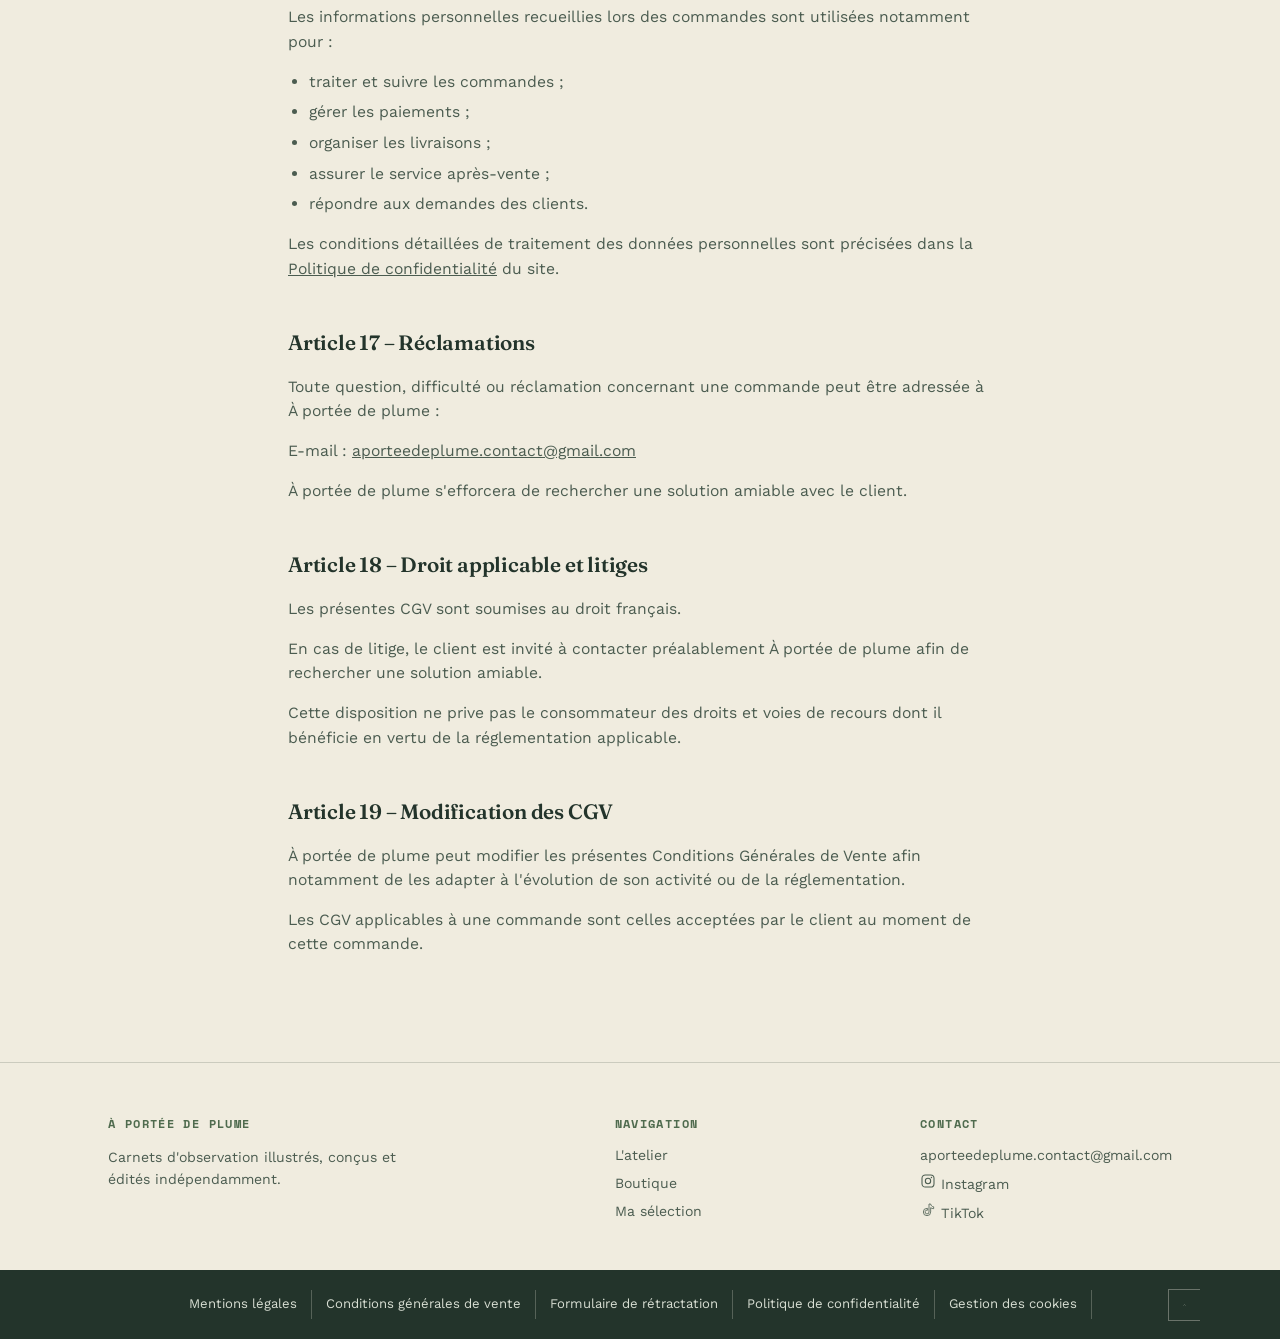
<file: cgv.html>
<!doctype html>
<html lang="fr">
<head>
<meta charset="UTF-8">
<meta name="viewport" content="width=device-width, initial-scale=1.0">
<title>Conditions générales de vente — À portée de plume</title>
<link rel="preconnect" href="https://fonts.googleapis.com">
<link rel="preconnect" href="https://fonts.gstatic.com" crossorigin>
<link href="https://fonts.googleapis.com/css2?family=Fraunces:ital,opsz,wght@0,9..144,400;0,9..144,500;0,9..144,600;1,9..144,500&family=Work+Sans:wght@400;500;600&family=Space+Mono:wght@400;700&display=swap" rel="stylesheet">
<link rel="stylesheet" href="styles.css">
<link rel="icon" type="image/png" href="images/logo.png">
</head>
<body id="top">

<header class="site-header">
  <div class="wrap">
    <a href="index.html" class="brand">
      <img src="images/logo.png" alt="À portée de plume" class="brand-logo">
      À portée de plume
    </a>
    <nav class="mainnav">
      <a href="index.html#atelier">L'atelier</a>
      <a href="index.html#carnets-observation">Carnets d'observation</a>
      <a href="index.html#collection">Collection</a>
      <a href="index.html#commander">Commander</a>
      <a href="catalogue.html" class="nav-shop">Boutique</a>
    </nav>
    <div class="header-actions">
      <a href="commande.html" class="cart-icon-link" aria-label="Voir ma sélection">
        <svg viewBox="0 0 24 24" fill="none" xmlns="http://www.w3.org/2000/svg"><path d="M3 4h2l2.2 11.4A2 2 0 0 0 9.2 17H18a2 2 0 0 0 2-1.6L21.5 8H6" stroke="currentColor" stroke-width="1.6" stroke-linecap="round" stroke-linejoin="round"/><circle cx="9.5" cy="20.5" r="1.4" fill="currentColor"/><circle cx="18" cy="20.5" r="1.4" fill="currentColor"/></svg>
        <span class="cart-badge" id="cart-badge-header">0</span>
      </a>
    </div>
  </div>
</header>

<section class="page-hero">

  <div class="wrap">
    <div class="label" style="margin-bottom:10px;">CGV</div>
    <h1>Conditions générales de vente</h1>
    <p>Applicables à toute commande passée sur le site À portée de plume.</p>
  </div>
</section>

<article>

<p style="font-size:.85rem; color:var(--sauge-deep); font-family:'Space Mono', monospace;">Dernière mise à jour : 29/08/2026</p>

<h2>Article 1 – Identité du vendeur et objet</h2>
<p>
Les présentes Conditions Générales de Vente, ci-après « CGV », régissent les ventes réalisées sur le site internet À portée de plume.
</p>
<p>Le vendeur est :</p>
<ul>
  <li>Nom / Prénom : Ambre Danel</li>
  <li>Nom commercial : À portée de plume</li>
  <li>Statut : Micro-entreprise</li>
  <li>Adresse : 45 rue Michel de Montaigne, 84000 Avignon</li>
  <li>SIRET : 109 104 489 00017</li>
  <li>Adresse e-mail : <a href="mailto:aporteedeplume.contact@gmail.com">aporteedeplume.contact@gmail.com</a></li>
</ul>
<p>
Les présentes CGV s'appliquent aux commandes passées par des consommateurs sur le site À portée de plume.
Toute commande implique l'acceptation des présentes CGV par le client.
</p>

<h2>Article 2 – Produits</h2>
<p>À portée de plume propose exclusivement des produits physiques, notamment :</p>
<ul>
  <li>des carnets et journaux ;</li>
  <li>des illustrations à colorier ;</li>
  <li>des autocollants ;</li>
  <li>ainsi que les autres articles présentés sur la boutique.</li>
</ul>
<p>
Les caractéristiques essentielles de chaque produit sont indiquées sur sa fiche produit.
</p>
<p>
Les photographies, illustrations et représentations présentes sur le site ont pour objectif de présenter les produits le plus fidèlement possible. De légères différences de couleurs peuvent notamment apparaître selon les écrans ou les conditions d'impression.
</p>
<p>
Certains produits sont disponibles immédiatement en stock tandis que d'autres sont imprimés à la demande avant leur expédition.
</p>

<h2>Article 3 – Prix</h2>
<p>Les prix sont indiqués en euros (€).</p>
<p>
Les frais de livraison ne sont pas inclus dans le prix des produits, sauf indication contraire. Leur montant est indiqué au client avant la validation définitive de sa commande.
</p>
<p>
À portée de plume se réserve le droit de modifier ses prix à tout moment. Le prix applicable à une commande reste toutefois celui affiché au moment de sa validation.
</p>

<h2>Article 4 – Commande</h2>
<p>
Le client sélectionne les produits qu'il souhaite acheter et fournit les informations nécessaires au traitement et à la livraison de sa commande.
</p>
<p>
Avant de valider sa commande, il lui appartient de vérifier son contenu, les quantités, les coordonnées communiquées et le montant total.
</p>
<p>La commande est définitivement prise en compte après :</p>
<ul>
  <li>sa validation par le client ;</li>
  <li>l'acceptation des présentes CGV ;</li>
  <li>et la réception du paiement intégral par À portée de plume.</li>
</ul>
<p>
En cas d'indisponibilité exceptionnelle d'un produit après paiement, le client sera contacté par e-mail afin de lui proposer une solution adaptée ou, le cas échéant, le remboursement des sommes versées.
</p>

<h2>Article 5 – Paiement</h2>
<p>Le paiement des commandes s'effectue exclusivement par virement bancaire.</p>
<p>Les informations nécessaires au règlement sont communiquées au client lors de la commande.</p>
<p>La préparation de la commande commence uniquement après réception effective du paiement.</p>
<p>Aucune commande ne sera expédiée avant réception de son règlement intégral.</p>

<h2>Article 6 – Préparation de la commande</h2>
<p>Les commandes sont préparées à compter de la réception du paiement.</p>
<p>
Certains articles étant imprimés à la demande et l'activité étant gérée directement par À portée de plume, le délai de préparation peut varier selon les produits.
</p>
<p>
La commande est préparée et remise au transporteur dans un délai maximal de 10 jours à compter de la réception du paiement, sauf circonstance exceptionnelle.
</p>
<p>Lorsqu'un délai supérieur est nécessaire, le client est informé par e-mail dans les meilleurs délais.</p>
<p>Ce délai correspond à la préparation de la commande et ne comprend pas le délai d'acheminement du transporteur.</p>

<h2>Article 7 – Livraison</h2>
<p>Les commandes sont actuellement livrées en France métropolitaine.</p>
<p>Les modes de livraison proposés peuvent notamment comprendre :</p>
<ul>
  <li>La Poste ;</li>
  <li>Mondial Relay.</li>
</ul>
<p>
Les possibilités de livraison ainsi que leurs tarifs sont présentés au client avant la validation définitive de la commande.
</p>
<p>Le délai d'acheminement dépend du transporteur et du mode de livraison sélectionné.</p>
<p>
Lorsque aucune date ou aucun délai de livraison spécifique n'a été convenu, la réglementation prévoit que le vendeur doit livrer le bien sans retard injustifié et au plus tard dans les 30 jours suivant la conclusion du contrat.
</p>
<p>Le client est responsable de l'exactitude des informations communiquées pour la livraison.</p>
<p>
En cas de retour d'un colis en raison d'une adresse incorrecte ou incomplète communiquée par le client, les éventuels frais nécessaires à une nouvelle expédition pourront être mis à sa charge.
</p>

<h2>Article 8 – Réception et problème avec une commande</h2>
<p>Le client est invité à vérifier sa commande lors de sa réception.</p>
<p>
En cas de produit manquant, incorrect, endommagé ou présentant un défaut, le client est invité à contacter À portée de plume dans les meilleurs délais à :
<a href="mailto:aporteedeplume.contact@gmail.com">aporteedeplume.contact@gmail.com</a>
</p>
<p>La situation sera examinée par e-mail afin de déterminer la solution appropriée.</p>
<p>
Lorsque le problème résulte d'une erreur imputable à À portée de plume, les frais nécessaires au retour ou à la résolution de cette erreur sont pris en charge par À portée de plume.
</p>
<p>Cette disposition ne limite pas les droits dont bénéficie le client au titre des garanties légales.</p>

<h2>Article 9 – Droit de rétractation</h2>
<p>
Pour les achats réalisés à distance, le client dispose d'un délai de 14 jours à compter de la réception du produit pour informer À portée de plume de sa décision de se rétracter, sans avoir à justifier sa décision.
</p>
<p>La demande doit être effectuée :</p>
<ul>
  <li>à l'aide du <a href="retractation.html">formulaire de rétractation</a></li>
  <li>ou par toute déclaration écrite exprimant clairement la volonté du client de se rétracter.</li>
</ul>
<p>
La demande peut être adressée par e-mail à :
<a href="mailto:aporteedeplume.contact@gmail.com">aporteedeplume.contact@gmail.com</a>
</p>
<p>Le simple renvoi du produit sans déclaration préalable ne suffit pas à exercer le droit de rétractation.</p>
<p>Les modalités pratiques du retour seront ensuite établies par échange d'e-mails entre À portée de plume et le client.</p>

<h2>Article 10 – Retour des produits</h2>
<p>
Après avoir communiqué sa décision de se rétracter, le client dispose d'un délai maximal de 14 jours pour retourner les produits concernés.
</p>
<p>
Les produits doivent être retournés correctement protégés et, dans la mesure du possible, dans l'état dans lequel ils ont été reçus.
</p>
<p>
Le client peut naturellement manipuler le produit dans la mesure nécessaire pour en vérifier la nature et les caractéristiques. Sa responsabilité peut toutefois être engagée en cas de dépréciation résultant de manipulations allant au-delà de ce qui est nécessaire à cette vérification.
</p>
<p>
Les carnets ayant été écrits, dessinés, découpés, détériorés ou utilisés au-delà d'une simple vérification pourront ainsi faire l'objet d'une prise en compte de leur éventuelle dépréciation dans les conditions prévues par la réglementation.
</p>

<h2>Article 11 – Frais de retour</h2>
<p>
Lorsque le retour résulte d'un changement d'avis, d'une rétractation ou d'une erreur imputable au client, les frais de retour sont à la charge du client. Cette prise en charge est permise dès lors que le consommateur en a été informé préalablement.
</p>
<p>
Lorsque le retour résulte d'une erreur commise par À portée de plume dans la préparation ou l'envoi de la commande, les frais nécessaires au retour sont pris en charge par À portée de plume.
</p>
<p>Dans tous les cas, les modalités du retour sont établies par e-mail avant l'expédition du produit retourné.</p>

<h2>Article 12 – Remboursement en cas de rétractation</h2>
<p>
Lorsque le client exerce valablement son droit de rétractation, À portée de plume rembourse les sommes auxquelles il a droit conformément à la réglementation applicable.
</p>
<p>
Le remboursement comprend notamment le prix des produits concernés ainsi que les frais de livraison initiaux correspondant au mode de livraison standard proposé, dans les limites prévues par la loi.
</p>
<p>À portée de plume peut différer le remboursement jusqu'à la récupération du bien ou jusqu'à ce que le client fournisse une preuve de son expédition.</p>
<p>
Le remboursement intervient au plus tard dans le délai légal de 14 jours à compter de la notification de la rétractation, sous réserve de cette possibilité de différer le remboursement jusqu'au retour ou à la preuve d'expédition du produit.
</p>
<p>Le remboursement est effectué par virement bancaire, sauf accord différent entre À portée de plume et le client.</p>
<p>Les frais de retour restant à la charge du client en cas de simple rétractation ne sont pas remboursés.</p>

<h2>Article 13 – Garanties légales</h2>
<p>Les produits vendus par À portée de plume bénéficient des garanties légales applicables, notamment :</p>
<ul>
  <li>la garantie légale de conformité ;</li>
  <li>la garantie légale des vices cachés.</li>
</ul>
<p>
La garantie légale de conformité permet au consommateur d'agir lorsqu'un défaut de conformité apparaît dans les deux ans suivant la délivrance du bien. Sa mise en œuvre ne doit occasionner aucun frais au consommateur.
</p>
<p>Le vendeur professionnel est également tenu de la garantie légale des vices cachés.</p>
<p>
Pour toute demande relative à ces garanties, le client peut contacter :
<a href="mailto:aporteedeplume.contact@gmail.com">aporteedeplume.contact@gmail.com</a>
</p>
<p>Les droits découlant des garanties légales sont indépendants du droit de rétractation.</p>

<h2>Article 14 – Responsabilité</h2>
<p>À portée de plume ne saurait être tenue responsable des dommages résultant d'une mauvaise utilisation des produits par le client.</p>
<p>La responsabilité du vendeur ne peut pas être écartée ou limitée lorsque la réglementation applicable impose sa responsabilité.</p>
<p>En cas de force majeure empêchant temporairement ou définitivement l'exécution de la commande, le client sera informé dans les meilleurs délais.</p>

<h2>Article 15 – Propriété intellectuelle</h2>
<p>
Les illustrations, dessins, créations graphiques, textes et autres créations originales commercialisés ou présentés sous la marque ou le nom commercial À portée de plume sont protégés par les règles applicables en matière de propriété intellectuelle.
</p>
<p>
L'achat d'un produit donne au client le droit de l'utiliser à titre personnel mais ne lui transfère aucun droit de reproduction, de diffusion ou d'exploitation commerciale des créations qu'il contient.
</p>
<p>Sauf autorisation préalable, leur reproduction, leur commercialisation, leur diffusion ou leur exploitation à des fins commerciales est interdite.</p>

<h2>Article 16 – Données personnelles</h2>
<p>Les informations personnelles recueillies lors des commandes sont utilisées notamment pour :</p>
<ul>
  <li>traiter et suivre les commandes ;</li>
  <li>gérer les paiements ;</li>
  <li>organiser les livraisons ;</li>
  <li>assurer le service après-vente ;</li>
  <li>répondre aux demandes des clients.</li>
</ul>
<p>
Les conditions détaillées de traitement des données personnelles sont précisées dans la <a href="confidentialite.html">Politique de confidentialité</a> du site.
</p>

<h2>Article 17 – Réclamations</h2>
<p>Toute question, difficulté ou réclamation concernant une commande peut être adressée à À portée de plume :</p>
<p>E-mail : <a href="mailto:aporteedeplume.contact@gmail.com">aporteedeplume.contact@gmail.com</a></p>
<p>À portée de plume s'efforcera de rechercher une solution amiable avec le client.</p>

<h2>Article 18 – Droit applicable et litiges</h2>
<p>Les présentes CGV sont soumises au droit français.</p>
<p>En cas de litige, le client est invité à contacter préalablement À portée de plume afin de rechercher une solution amiable.</p>
<p>Cette disposition ne prive pas le consommateur des droits et voies de recours dont il bénéficie en vertu de la réglementation applicable.</p>

<h2>Article 19 – Modification des CGV</h2>
<p>
À portée de plume peut modifier les présentes Conditions Générales de Vente afin notamment de les adapter à l'évolution de son activité ou de la réglementation.
</p>
<p>Les CGV applicables à une commande sont celles acceptées par le client au moment de cette commande.</p>

</article>

<footer>
  <div class="wrap">
    <div class="col">
      <h4>À portée de plume</h4>
      <p style="max-width:32ch;">Carnets d'observation illustrés, conçus et édités indépendamment.</p>
    </div>
    <div class="col">
      <h4>Navigation</h4>
      <a href="index.html#atelier">L'atelier</a>
      <a href="catalogue.html">Boutique</a>
      <a href="commande.html">Ma sélection</a>
    </div>
    <div class="col">
      <h4>Contact</h4>
      <a href="mailto:aporteedeplume.contact@gmail.com">aporteedeplume.contact@gmail.com</a>
      
      <a href="https://www.instagram.com/a_portee_de_plume" target="_blank" rel="noopener" class="social-link">
        <svg viewBox="0 0 24 24" fill="none" xmlns="http://www.w3.org/2000/svg"><rect x="3" y="3" width="18" height="18" rx="5" stroke="currentColor" stroke-width="1.6"/><circle cx="12" cy="12" r="4" stroke="currentColor" stroke-width="1.6"/><circle cx="17.2" cy="6.8" r="1.1" fill="currentColor"/></svg>
        Instagram
      </a>
      <a href="https://www.tiktok.com/@a_portee_de_plume" target="_blank" rel="noopener" class="social-link">
        <svg viewBox="0 0 24 24" fill="none" xmlns="http://www.w3.org/2000/svg"><path d="M16 3c.4 2.4 2 4 4.5 4.2V10c-1.6 0-3.1-.5-4.5-1.4V15a5.5 5.5 0 1 1-5.5-5.5c.3 0 .7 0 1 .1v2.6a2.9 2.9 0 1 0 2 2.8V3h2.5z" stroke="currentColor" stroke-width="1.2" stroke-linejoin="round"/></svg>
        TikTok
      </a>
      
    </div>
  </div>
</footer>

<div class="legal-band">
  <div class="wrap">
    <a href="mentions-legales.html">Mentions légales</a>
    <a href="cgv.html">Conditions générales de vente</a>
    <a href="retractation.html">Formulaire de rétractation</a>
    <a href="confidentialite.html">Politique de confidentialité</a>
    <a href="cookies.html">Gestion des cookies</a>
    <a href="#top" class="back-to-top" aria-label="Retour en haut de page">
      <svg viewBox="0 0 24 24" fill="none" xmlns="http://www.w3.org/2000/svg"><path d="M5 15l7-7 7 7" stroke="currentColor" stroke-width="2" stroke-linecap="round" stroke-linejoin="round"/></svg>
    </a>
  </div>
</div>

<script src="products.js"></script>
<script src="cart.js"></script>

</body>
</html>
</file>
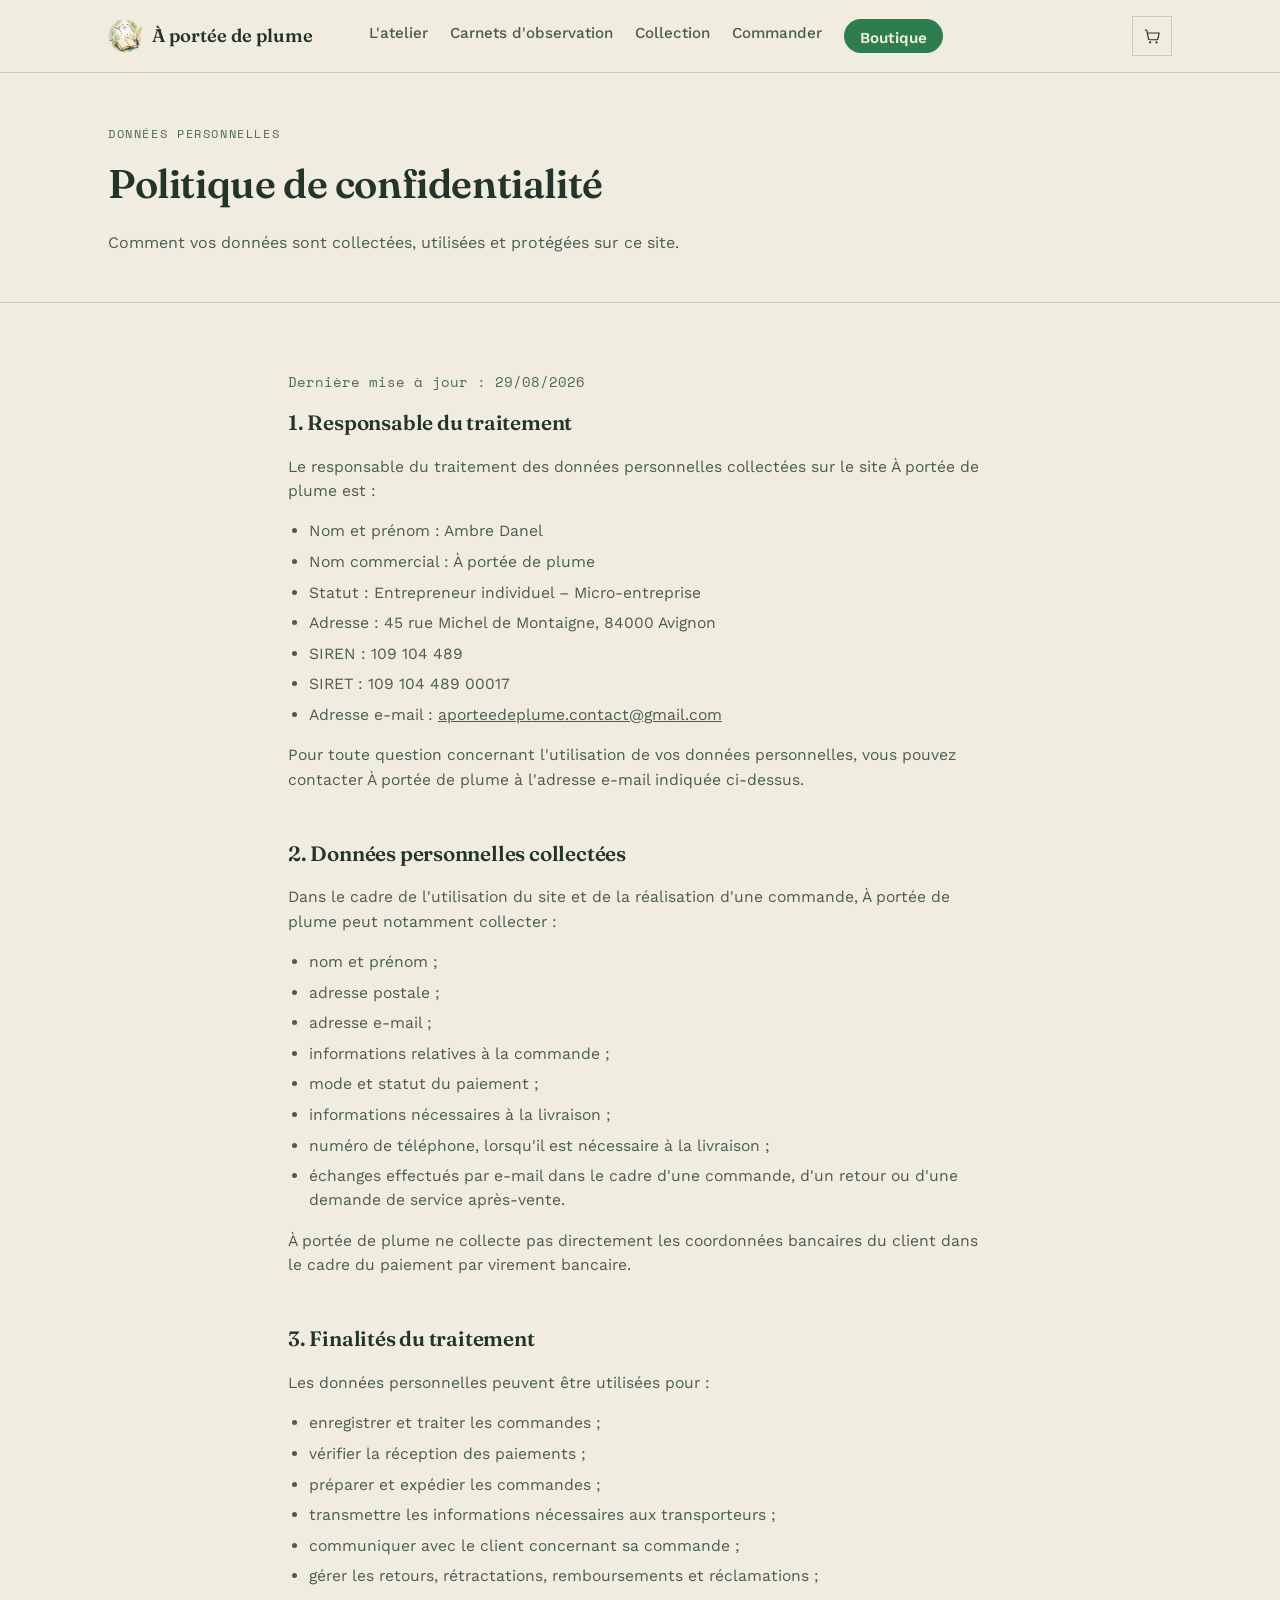
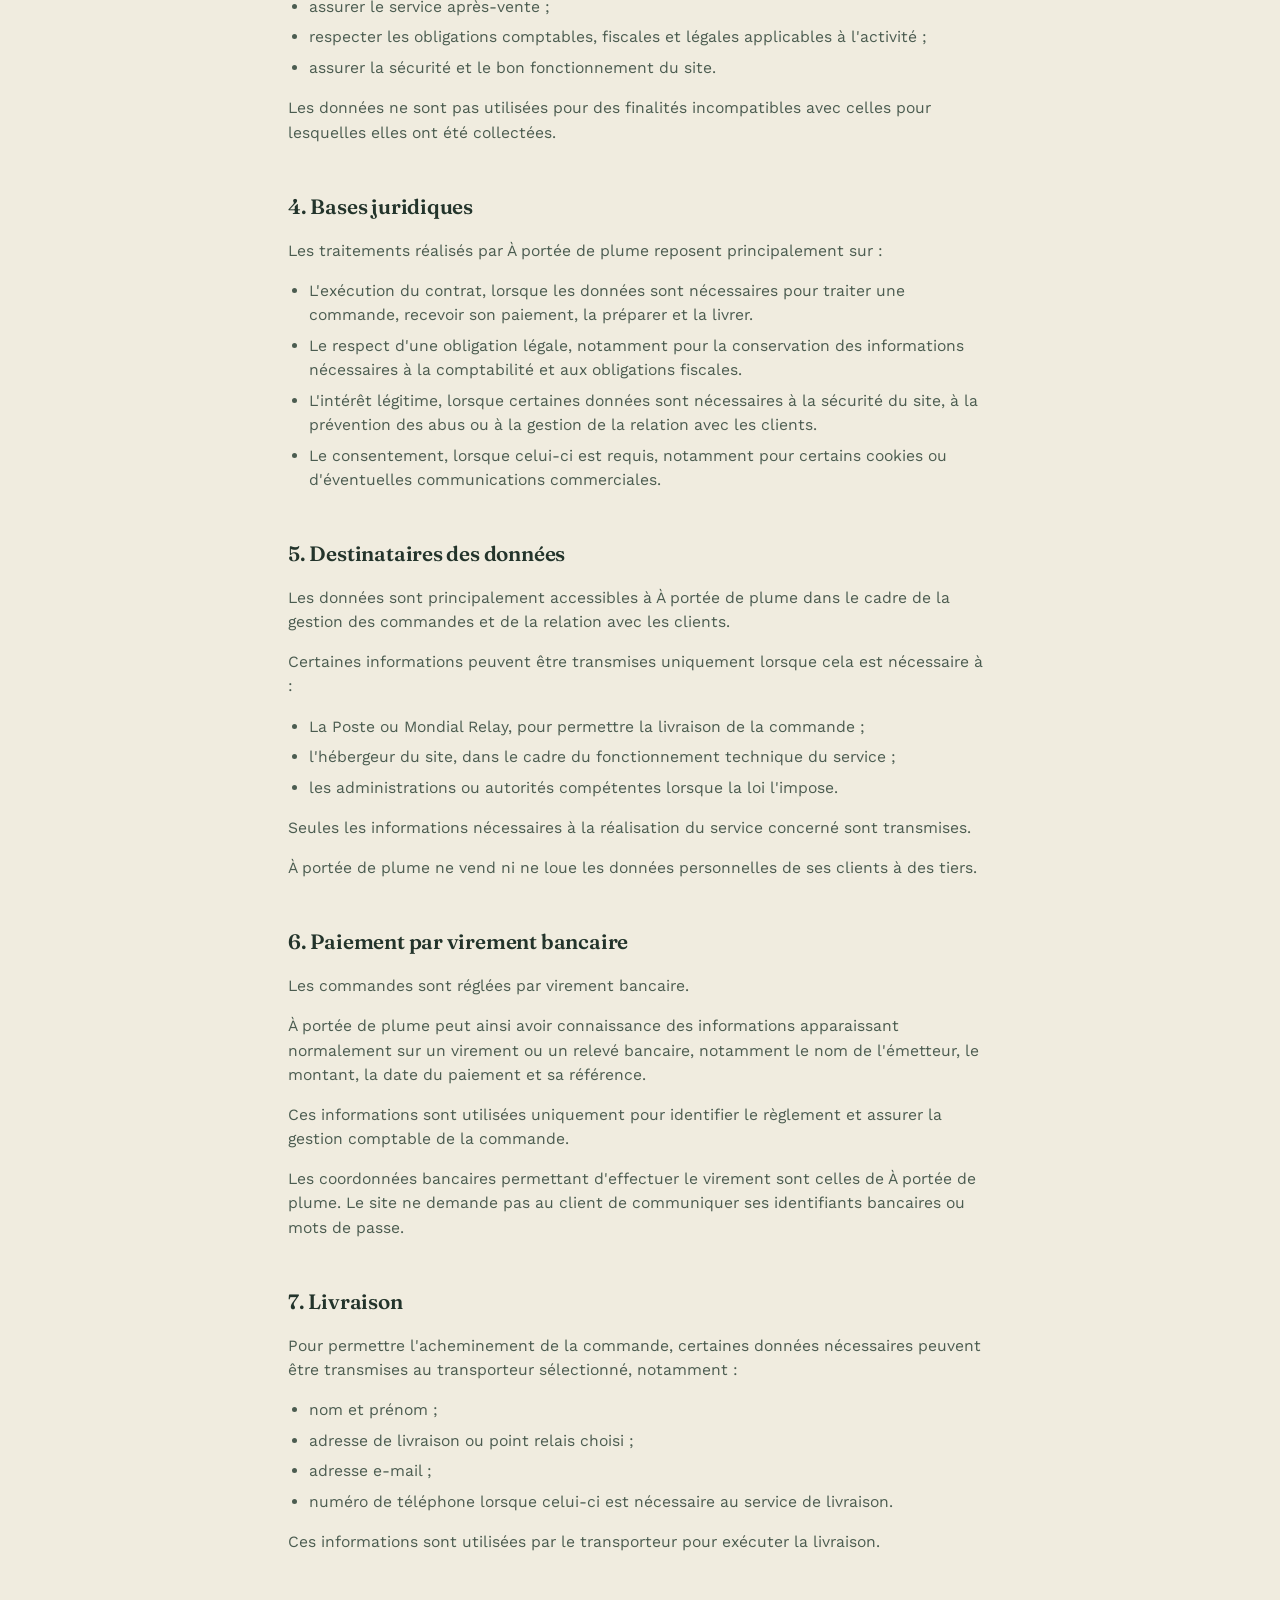
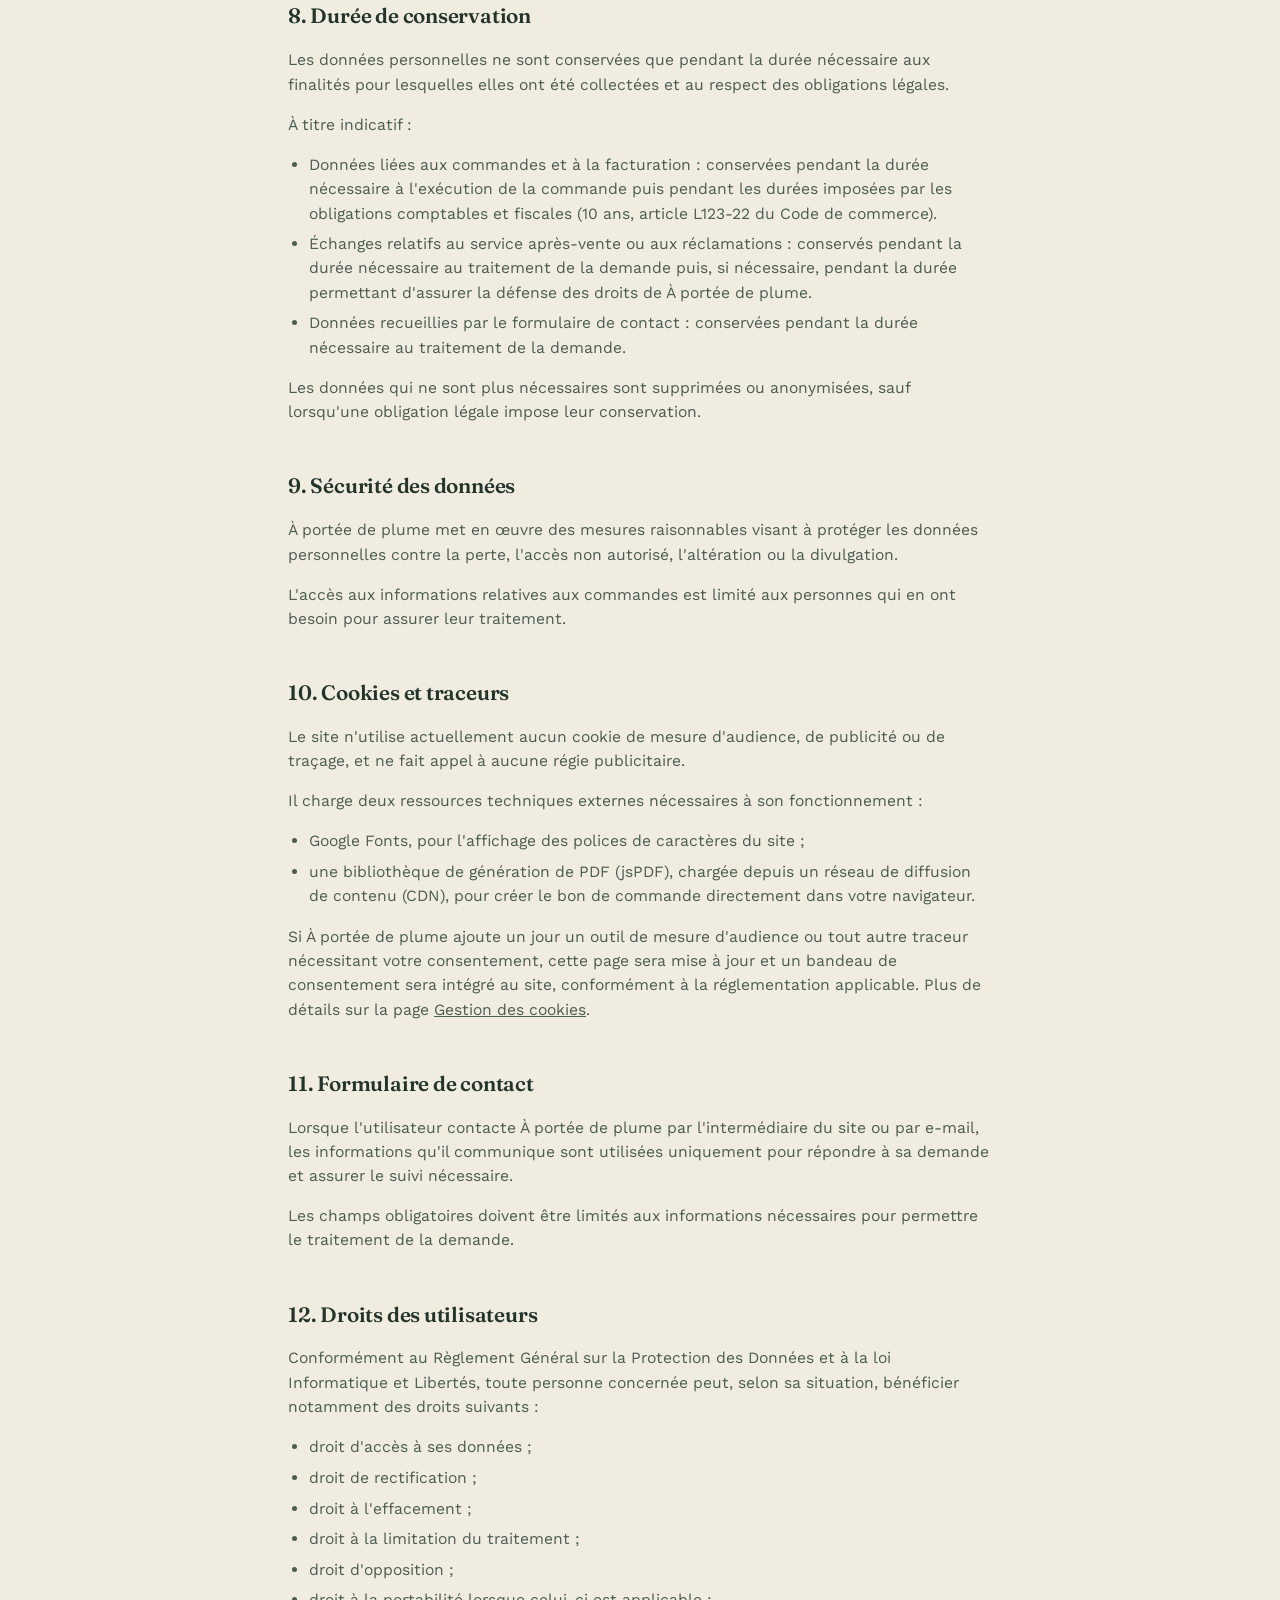
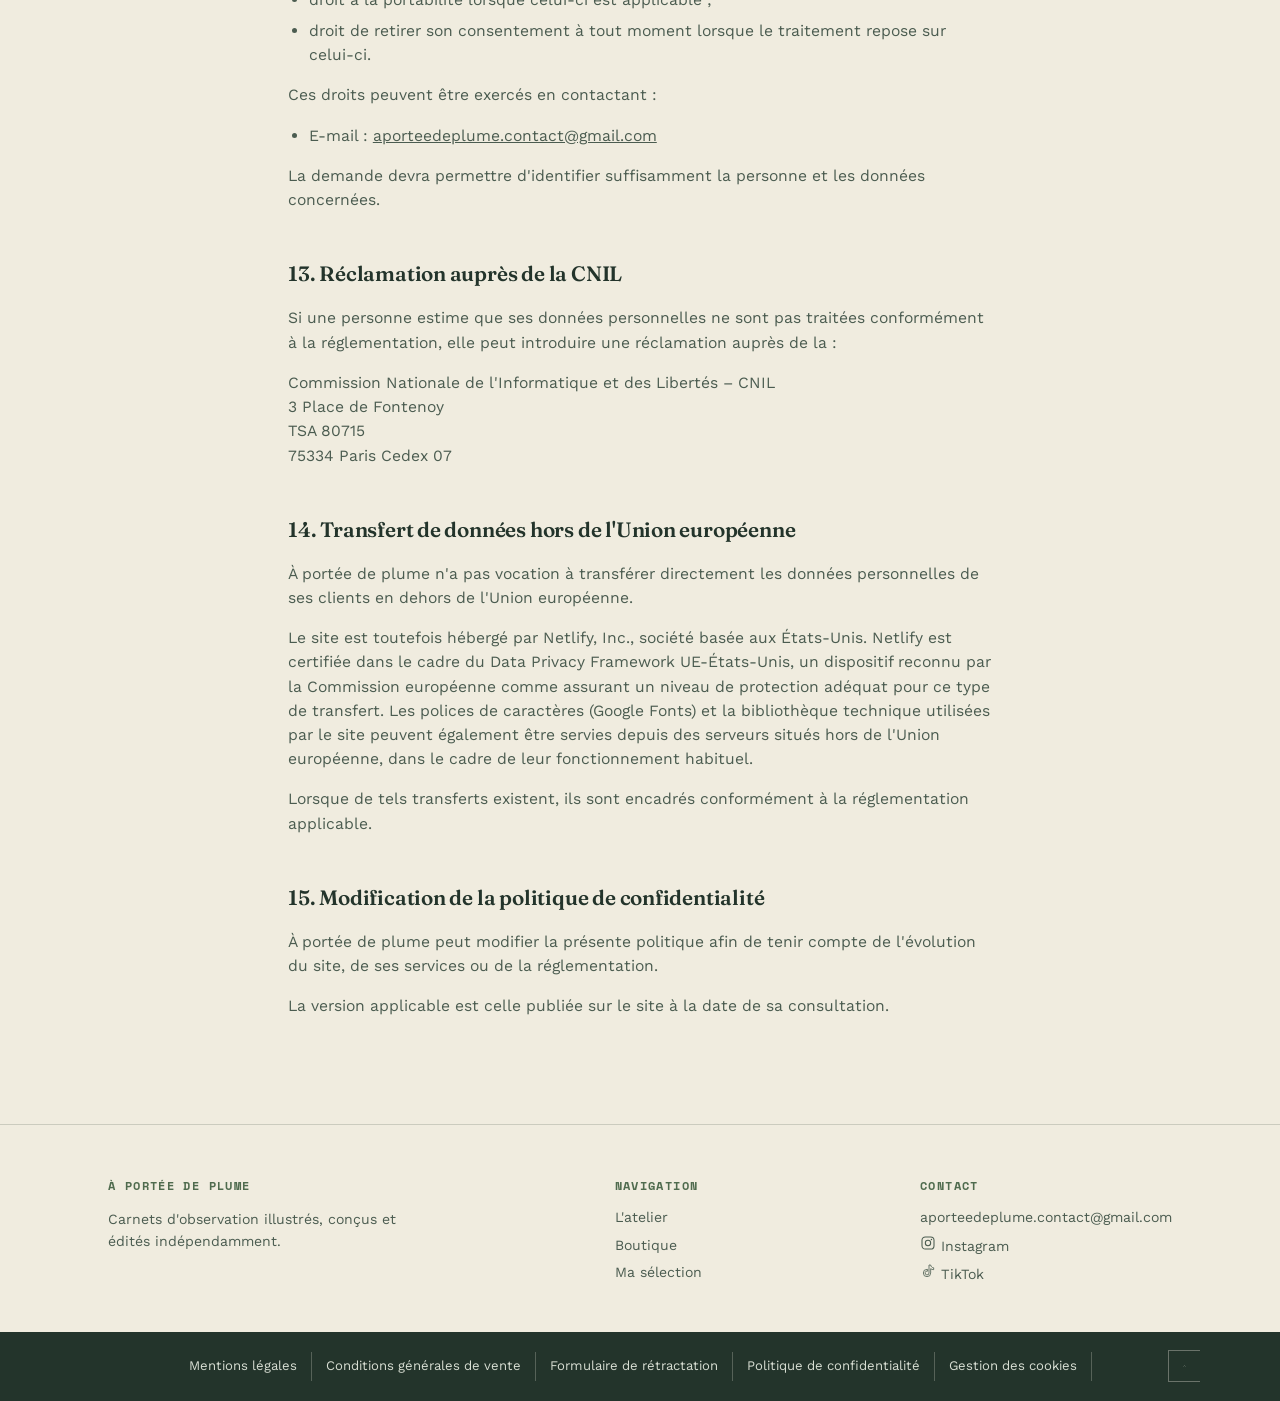
<file: confidentialite.html>
<!doctype html>
<html lang="fr">
<head>
<meta charset="UTF-8">
<meta name="viewport" content="width=device-width, initial-scale=1.0">
<title>Politique de confidentialité — À portée de plume</title>
<link rel="preconnect" href="https://fonts.googleapis.com">
<link rel="preconnect" href="https://fonts.gstatic.com" crossorigin>
<link href="https://fonts.googleapis.com/css2?family=Fraunces:ital,opsz,wght@0,9..144,400;0,9..144,500;0,9..144,600;1,9..144,500&family=Work+Sans:wght@400;500;600&family=Space+Mono:wght@400;700&display=swap" rel="stylesheet">
<link rel="stylesheet" href="styles.css">
<link rel="icon" type="image/png" href="images/logo.png">
</head>
<body id="top">

<header class="site-header">
  <div class="wrap">
    <a href="index.html" class="brand">
      <img src="images/logo.png" alt="À portée de plume" class="brand-logo">
      À portée de plume
    </a>
    <nav class="mainnav">
      <a href="index.html#atelier">L'atelier</a>
      <a href="index.html#carnets-observation">Carnets d'observation</a>
      <a href="index.html#collection">Collection</a>
      <a href="index.html#commander">Commander</a>
      <a href="catalogue.html" class="nav-shop">Boutique</a>
    </nav>
    <div class="header-actions">
      <a href="commande.html" class="cart-icon-link" aria-label="Voir ma sélection">
        <svg viewBox="0 0 24 24" fill="none" xmlns="http://www.w3.org/2000/svg"><path d="M3 4h2l2.2 11.4A2 2 0 0 0 9.2 17H18a2 2 0 0 0 2-1.6L21.5 8H6" stroke="currentColor" stroke-width="1.6" stroke-linecap="round" stroke-linejoin="round"/><circle cx="9.5" cy="20.5" r="1.4" fill="currentColor"/><circle cx="18" cy="20.5" r="1.4" fill="currentColor"/></svg>
        <span class="cart-badge" id="cart-badge-header">0</span>
      </a>
    </div>
  </div>
</header>

<section class="page-hero">

  <div class="wrap">
    <div class="label" style="margin-bottom:10px;">Données personnelles</div>
    <h1>Politique de confidentialité</h1>
    <p>Comment vos données sont collectées, utilisées et protégées sur ce site.</p>
  </div>
</section>

<article>

<p style="font-size:.85rem; color:var(--sauge-deep); font-family:'Space Mono', monospace;">Dernière mise à jour : 29/08/2026</p>

<h2>1. Responsable du traitement</h2>
<p>Le responsable du traitement des données personnelles collectées sur le site À portée de plume est :</p>
<ul>
  <li>Nom et prénom : Ambre Danel</li>
  <li>Nom commercial : À portée de plume</li>
  <li>Statut : Entrepreneur individuel – Micro-entreprise</li>
  <li>Adresse : 45 rue Michel de Montaigne, 84000 Avignon</li>
  <li>SIREN : 109 104 489</li>
  <li>SIRET : 109 104 489 00017</li>
  <li>Adresse e-mail : <a href="mailto:aporteedeplume.contact@gmail.com">aporteedeplume.contact@gmail.com</a></li>
</ul>
<p>
Pour toute question concernant l'utilisation de vos données personnelles, vous pouvez contacter À portée de plume à l'adresse e-mail indiquée ci-dessus.
</p>

<h2>2. Données personnelles collectées</h2>
<p>Dans le cadre de l'utilisation du site et de la réalisation d'une commande, À portée de plume peut notamment collecter :</p>
<ul>
  <li>nom et prénom ;</li>
  <li>adresse postale ;</li>
  <li>adresse e-mail ;</li>
  <li>informations relatives à la commande ;</li>
  <li>mode et statut du paiement ;</li>
  <li>informations nécessaires à la livraison ;</li>
  <li>numéro de téléphone, lorsqu'il est nécessaire à la livraison ;</li>
  <li>échanges effectués par e-mail dans le cadre d'une commande, d'un retour ou d'une demande de service après-vente.</li>
</ul>
<p>
À portée de plume ne collecte pas directement les coordonnées bancaires du client dans le cadre du paiement par virement bancaire.
</p>

<h2>3. Finalités du traitement</h2>
<p>Les données personnelles peuvent être utilisées pour :</p>
<ul>
  <li>enregistrer et traiter les commandes ;</li>
  <li>vérifier la réception des paiements ;</li>
  <li>préparer et expédier les commandes ;</li>
  <li>transmettre les informations nécessaires aux transporteurs ;</li>
  <li>communiquer avec le client concernant sa commande ;</li>
  <li>gérer les retours, rétractations, remboursements et réclamations ;</li>
  <li>assurer le service après-vente ;</li>
  <li>respecter les obligations comptables, fiscales et légales applicables à l'activité ;</li>
  <li>assurer la sécurité et le bon fonctionnement du site.</li>
</ul>
<p>Les données ne sont pas utilisées pour des finalités incompatibles avec celles pour lesquelles elles ont été collectées.</p>

<h2>4. Bases juridiques</h2>
<p>Les traitements réalisés par À portée de plume reposent principalement sur :</p>
<ul>
  <li>L'exécution du contrat, lorsque les données sont nécessaires pour traiter une commande, recevoir son paiement, la préparer et la livrer.</li>
  <li>Le respect d'une obligation légale, notamment pour la conservation des informations nécessaires à la comptabilité et aux obligations fiscales.</li>
  <li>L'intérêt légitime, lorsque certaines données sont nécessaires à la sécurité du site, à la prévention des abus ou à la gestion de la relation avec les clients.</li>
  <li>Le consentement, lorsque celui-ci est requis, notamment pour certains cookies ou d'éventuelles communications commerciales.</li>
</ul>

<h2>5. Destinataires des données</h2>
<p>Les données sont principalement accessibles à À portée de plume dans le cadre de la gestion des commandes et de la relation avec les clients.</p>
<p>Certaines informations peuvent être transmises uniquement lorsque cela est nécessaire à :</p>
<ul>
  <li>La Poste ou Mondial Relay, pour permettre la livraison de la commande ;</li>
  <li>l'hébergeur du site, dans le cadre du fonctionnement technique du service ;</li>
  <li>les administrations ou autorités compétentes lorsque la loi l'impose.</li>
</ul>
<p>Seules les informations nécessaires à la réalisation du service concerné sont transmises.</p>
<p>À portée de plume ne vend ni ne loue les données personnelles de ses clients à des tiers.</p>

<h2>6. Paiement par virement bancaire</h2>
<p>Les commandes sont réglées par virement bancaire.</p>
<p>
À portée de plume peut ainsi avoir connaissance des informations apparaissant normalement sur un virement ou un relevé bancaire, notamment le nom de l'émetteur, le montant, la date du paiement et sa référence.
</p>
<p>Ces informations sont utilisées uniquement pour identifier le règlement et assurer la gestion comptable de la commande.</p>
<p>
Les coordonnées bancaires permettant d'effectuer le virement sont celles de À portée de plume. Le site ne demande pas au client de communiquer ses identifiants bancaires ou mots de passe.
</p>

<h2>7. Livraison</h2>
<p>Pour permettre l'acheminement de la commande, certaines données nécessaires peuvent être transmises au transporteur sélectionné, notamment :</p>
<ul>
  <li>nom et prénom ;</li>
  <li>adresse de livraison ou point relais choisi ;</li>
  <li>adresse e-mail ;</li>
  <li>numéro de téléphone lorsque celui-ci est nécessaire au service de livraison.</li>
</ul>
<p>Ces informations sont utilisées par le transporteur pour exécuter la livraison.</p>

<h2>8. Durée de conservation</h2>
<p>Les données personnelles ne sont conservées que pendant la durée nécessaire aux finalités pour lesquelles elles ont été collectées et au respect des obligations légales.</p>
<p>À titre indicatif :</p>
<ul>
  <li>Données liées aux commandes et à la facturation : conservées pendant la durée nécessaire à l'exécution de la commande puis pendant les durées imposées par les obligations comptables et fiscales (10 ans, article L123-22 du Code de commerce).</li>
  <li>Échanges relatifs au service après-vente ou aux réclamations : conservés pendant la durée nécessaire au traitement de la demande puis, si nécessaire, pendant la durée permettant d'assurer la défense des droits de À portée de plume.</li>
  <li>Données recueillies par le formulaire de contact : conservées pendant la durée nécessaire au traitement de la demande.</li>
</ul>
<p>Les données qui ne sont plus nécessaires sont supprimées ou anonymisées, sauf lorsqu'une obligation légale impose leur conservation.</p>

<h2>9. Sécurité des données</h2>
<p>
À portée de plume met en œuvre des mesures raisonnables visant à protéger les données personnelles contre la perte, l'accès non autorisé, l'altération ou la divulgation.
</p>
<p>L'accès aux informations relatives aux commandes est limité aux personnes qui en ont besoin pour assurer leur traitement.</p>

<h2>10. Cookies et traceurs</h2>
<p>
Le site n'utilise actuellement aucun cookie de mesure d'audience, de publicité ou de traçage, et ne fait appel à aucune régie publicitaire.
</p>
<p>Il charge deux ressources techniques externes nécessaires à son fonctionnement :</p>
<ul>
  <li>Google Fonts, pour l'affichage des polices de caractères du site ;</li>
  <li>une bibliothèque de génération de PDF (jsPDF), chargée depuis un réseau de diffusion de contenu (CDN), pour créer le bon de commande directement dans votre navigateur.</li>
</ul>
<p>
Si À portée de plume ajoute un jour un outil de mesure d'audience ou tout autre traceur nécessitant votre consentement, cette page sera mise à jour et un bandeau de consentement sera intégré au site, conformément à la réglementation applicable. Plus de détails sur la page <a href="cookies.html">Gestion des cookies</a>.
</p>

<h2>11. Formulaire de contact</h2>
<p>
Lorsque l'utilisateur contacte À portée de plume par l'intermédiaire du site ou par e-mail, les informations qu'il communique sont utilisées uniquement pour répondre à sa demande et assurer le suivi nécessaire.
</p>
<p>Les champs obligatoires doivent être limités aux informations nécessaires pour permettre le traitement de la demande.</p>

<h2>12. Droits des utilisateurs</h2>
<p>
Conformément au Règlement Général sur la Protection des Données et à la loi Informatique et Libertés, toute personne concernée peut, selon sa situation, bénéficier notamment des droits suivants :
</p>
<ul>
  <li>droit d'accès à ses données ;</li>
  <li>droit de rectification ;</li>
  <li>droit à l'effacement ;</li>
  <li>droit à la limitation du traitement ;</li>
  <li>droit d'opposition ;</li>
  <li>droit à la portabilité lorsque celui-ci est applicable ;</li>
  <li>droit de retirer son consentement à tout moment lorsque le traitement repose sur celui-ci.</li>
</ul>
<p>Ces droits peuvent être exercés en contactant :</p>
<ul>
  <li>E-mail : <a href="mailto:aporteedeplume.contact@gmail.com">aporteedeplume.contact@gmail.com</a></li>
</ul>
<p>La demande devra permettre d'identifier suffisamment la personne et les données concernées.</p>

<h2>13. Réclamation auprès de la CNIL</h2>
<p>Si une personne estime que ses données personnelles ne sont pas traitées conformément à la réglementation, elle peut introduire une réclamation auprès de la :</p>
<p>
Commission Nationale de l'Informatique et des Libertés – CNIL<br>
3 Place de Fontenoy<br>
TSA 80715<br>
75334 Paris Cedex 07
</p>

<h2>14. Transfert de données hors de l'Union européenne</h2>
<p>À portée de plume n'a pas vocation à transférer directement les données personnelles de ses clients en dehors de l'Union européenne.</p>
<p>
Le site est toutefois hébergé par Netlify, Inc., société basée aux États-Unis. Netlify est certifiée dans le cadre du Data Privacy Framework UE-États-Unis, un dispositif reconnu par la Commission européenne comme assurant un niveau de protection adéquat pour ce type de transfert. Les polices de caractères (Google Fonts) et la bibliothèque technique utilisées par le site peuvent également être servies depuis des serveurs situés hors de l'Union européenne, dans le cadre de leur fonctionnement habituel.
</p>
<p>Lorsque de tels transferts existent, ils sont encadrés conformément à la réglementation applicable.</p>

<h2>15. Modification de la politique de confidentialité</h2>
<p>À portée de plume peut modifier la présente politique afin de tenir compte de l'évolution du site, de ses services ou de la réglementation.</p>
<p>La version applicable est celle publiée sur le site à la date de sa consultation.</p>

</article>

<footer>
  <div class="wrap">
    <div class="col">
      <h4>À portée de plume</h4>
      <p style="max-width:32ch;">Carnets d'observation illustrés, conçus et édités indépendamment.</p>
    </div>
    <div class="col">
      <h4>Navigation</h4>
      <a href="index.html#atelier">L'atelier</a>
      <a href="catalogue.html">Boutique</a>
      <a href="commande.html">Ma sélection</a>
    </div>
    <div class="col">
      <h4>Contact</h4>
      <a href="mailto:aporteedeplume.contact@gmail.com">aporteedeplume.contact@gmail.com</a>
      
      <a href="https://www.instagram.com/a_portee_de_plume" target="_blank" rel="noopener" class="social-link">
        <svg viewBox="0 0 24 24" fill="none" xmlns="http://www.w3.org/2000/svg"><rect x="3" y="3" width="18" height="18" rx="5" stroke="currentColor" stroke-width="1.6"/><circle cx="12" cy="12" r="4" stroke="currentColor" stroke-width="1.6"/><circle cx="17.2" cy="6.8" r="1.1" fill="currentColor"/></svg>
        Instagram
      </a>
      <a href="https://www.tiktok.com/@a_portee_de_plume" target="_blank" rel="noopener" class="social-link">
        <svg viewBox="0 0 24 24" fill="none" xmlns="http://www.w3.org/2000/svg"><path d="M16 3c.4 2.4 2 4 4.5 4.2V10c-1.6 0-3.1-.5-4.5-1.4V15a5.5 5.5 0 1 1-5.5-5.5c.3 0 .7 0 1 .1v2.6a2.9 2.9 0 1 0 2 2.8V3h2.5z" stroke="currentColor" stroke-width="1.2" stroke-linejoin="round"/></svg>
        TikTok
      </a>
      
    </div>
  </div>
</footer>

<div class="legal-band">
  <div class="wrap">
    <a href="mentions-legales.html">Mentions légales</a>
    <a href="cgv.html">Conditions générales de vente</a>
    <a href="retractation.html">Formulaire de rétractation</a>
    <a href="confidentialite.html">Politique de confidentialité</a>
    <a href="cookies.html">Gestion des cookies</a>
    <a href="#top" class="back-to-top" aria-label="Retour en haut de page">
      <svg viewBox="0 0 24 24" fill="none" xmlns="http://www.w3.org/2000/svg"><path d="M5 15l7-7 7 7" stroke="currentColor" stroke-width="2" stroke-linecap="round" stroke-linejoin="round"/></svg>
    </a>
  </div>
</div>

<script src="products.js"></script>
<script src="cart.js"></script>

</body>
</html>
</file>
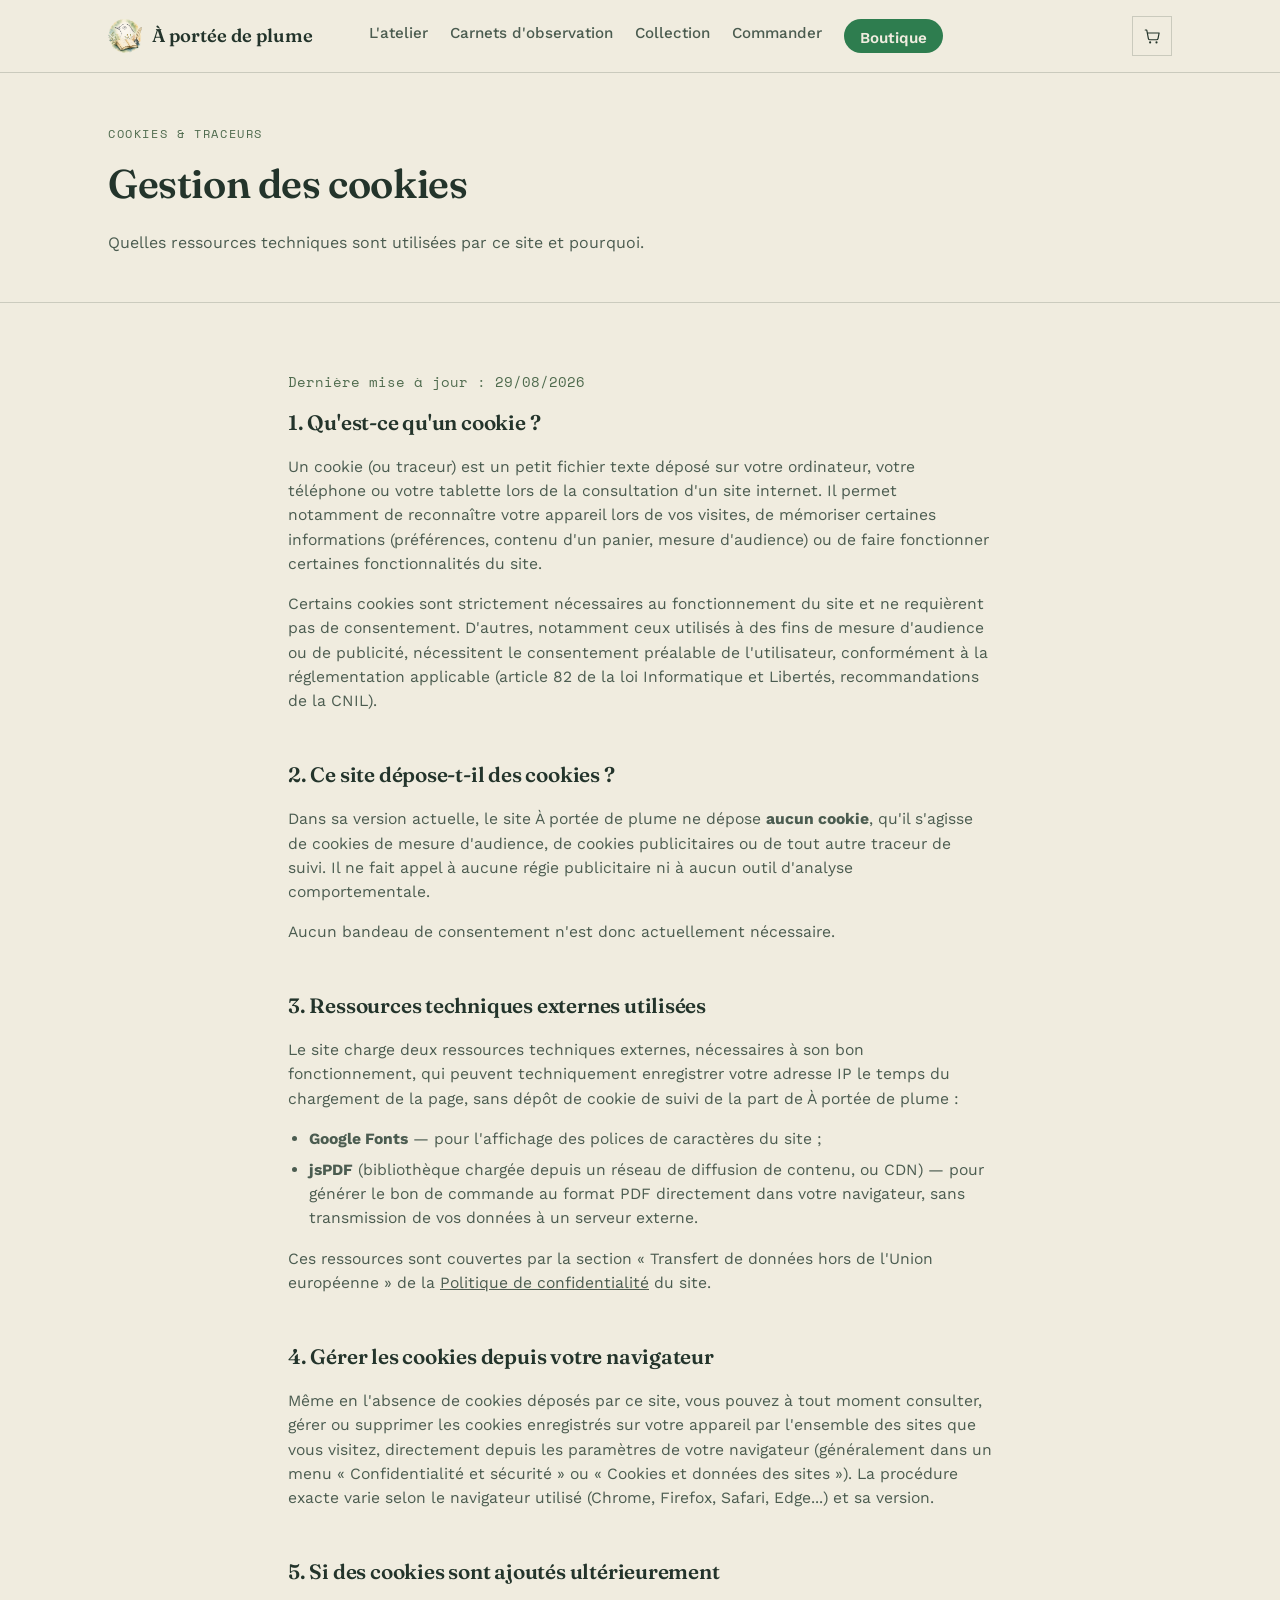
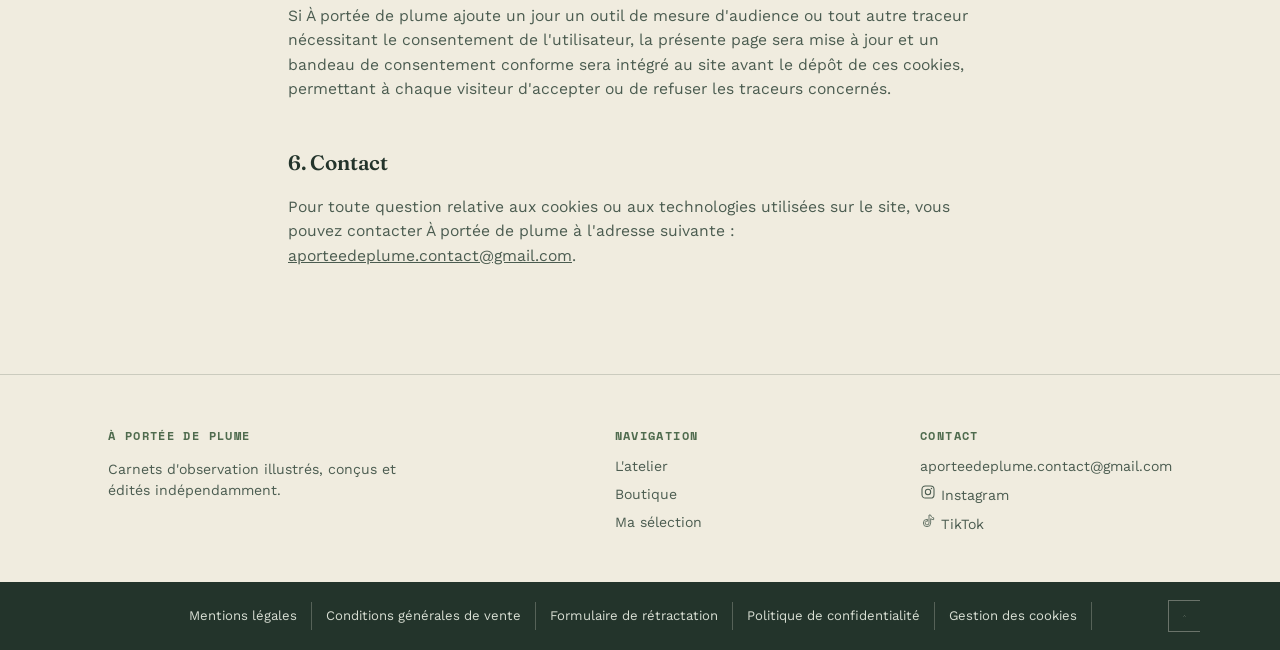
<file: cookies.html>
<!doctype html>
<html lang="fr">
<head>
<meta charset="UTF-8">
<meta name="viewport" content="width=device-width, initial-scale=1.0">
<title>Gestion des cookies — À portée de plume</title>
<link rel="preconnect" href="https://fonts.googleapis.com">
<link rel="preconnect" href="https://fonts.gstatic.com" crossorigin>
<link href="https://fonts.googleapis.com/css2?family=Fraunces:ital,opsz,wght@0,9..144,400;0,9..144,500;0,9..144,600;1,9..144,500&family=Work+Sans:wght@400;500;600&family=Space+Mono:wght@400;700&display=swap" rel="stylesheet">
<link rel="stylesheet" href="styles.css">
<link rel="icon" type="image/png" href="images/logo.png">
</head>
<body id="top">

<header class="site-header">
  <div class="wrap">
    <a href="index.html" class="brand">
      <img src="images/logo.png" alt="À portée de plume" class="brand-logo">
      À portée de plume
    </a>
    <nav class="mainnav">
      <a href="index.html#atelier">L'atelier</a>
      <a href="index.html#carnets-observation">Carnets d'observation</a>
      <a href="index.html#collection">Collection</a>
      <a href="index.html#commander">Commander</a>
      <a href="catalogue.html" class="nav-shop">Boutique</a>
    </nav>
    <div class="header-actions">
      <a href="commande.html" class="cart-icon-link" aria-label="Voir ma sélection">
        <svg viewBox="0 0 24 24" fill="none" xmlns="http://www.w3.org/2000/svg"><path d="M3 4h2l2.2 11.4A2 2 0 0 0 9.2 17H18a2 2 0 0 0 2-1.6L21.5 8H6" stroke="currentColor" stroke-width="1.6" stroke-linecap="round" stroke-linejoin="round"/><circle cx="9.5" cy="20.5" r="1.4" fill="currentColor"/><circle cx="18" cy="20.5" r="1.4" fill="currentColor"/></svg>
        <span class="cart-badge" id="cart-badge-header">0</span>
      </a>
    </div>
  </div>
</header>

<section class="page-hero">

  <div class="wrap">
    <div class="label" style="margin-bottom:10px;">Cookies & traceurs</div>
    <h1>Gestion des cookies</h1>
    <p>Quelles ressources techniques sont utilisées par ce site et pourquoi.</p>
  </div>
</section>

<article>

<p style="font-size:.85rem; color:var(--sauge-deep); font-family:'Space Mono', monospace;">Dernière mise à jour : 29/08/2026</p>

<h2>1. Qu'est-ce qu'un cookie ?</h2>
<p>
Un cookie (ou traceur) est un petit fichier texte déposé sur votre ordinateur, votre téléphone ou votre tablette lors de la consultation d'un site internet. Il permet notamment de reconnaître votre appareil lors de vos visites, de mémoriser certaines informations (préférences, contenu d'un panier, mesure d'audience) ou de faire fonctionner certaines fonctionnalités du site.
</p>
<p>
Certains cookies sont strictement nécessaires au fonctionnement du site et ne requièrent pas de consentement. D'autres, notamment ceux utilisés à des fins de mesure d'audience ou de publicité, nécessitent le consentement préalable de l'utilisateur, conformément à la réglementation applicable (article 82 de la loi Informatique et Libertés, recommandations de la CNIL).
</p>

<h2>2. Ce site dépose-t-il des cookies ?</h2>
<p>
Dans sa version actuelle, le site À portée de plume ne dépose <strong>aucun cookie</strong>, qu'il s'agisse de cookies de mesure d'audience, de cookies publicitaires ou de tout autre traceur de suivi. Il ne fait appel à aucune régie publicitaire ni à aucun outil d'analyse comportementale.
</p>
<p>Aucun bandeau de consentement n'est donc actuellement nécessaire.</p>

<h2>3. Ressources techniques externes utilisées</h2>
<p>
Le site charge deux ressources techniques externes, nécessaires à son bon fonctionnement, qui peuvent techniquement enregistrer votre adresse IP le temps du chargement de la page, sans dépôt de cookie de suivi de la part de À portée de plume :
</p>
<ul>
  <li><strong>Google Fonts</strong> — pour l'affichage des polices de caractères du site ;</li>
  <li><strong>jsPDF</strong> (bibliothèque chargée depuis un réseau de diffusion de contenu, ou CDN) — pour générer le bon de commande au format PDF directement dans votre navigateur, sans transmission de vos données à un serveur externe.</li>
</ul>
<p>
Ces ressources sont couvertes par la section « Transfert de données hors de l'Union européenne » de la <a href="confidentialite.html">Politique de confidentialité</a> du site.
</p>

<h2>4. Gérer les cookies depuis votre navigateur</h2>
<p>
Même en l'absence de cookies déposés par ce site, vous pouvez à tout moment consulter, gérer ou supprimer les cookies enregistrés sur votre appareil par l'ensemble des sites que vous visitez, directement depuis les paramètres de votre navigateur (généralement dans un menu « Confidentialité et sécurité » ou « Cookies et données des sites »). La procédure exacte varie selon le navigateur utilisé (Chrome, Firefox, Safari, Edge...) et sa version.
</p>

<h2>5. Si des cookies sont ajoutés ultérieurement</h2>
<p>
Si À portée de plume ajoute un jour un outil de mesure d'audience ou tout autre traceur nécessitant le consentement de l'utilisateur, la présente page sera mise à jour et un bandeau de consentement conforme sera intégré au site avant le dépôt de ces cookies, permettant à chaque visiteur d'accepter ou de refuser les traceurs concernés.
</p>

<h2>6. Contact</h2>
<p>
Pour toute question relative aux cookies ou aux technologies utilisées sur le site, vous pouvez contacter À portée de plume à l'adresse suivante : <a href="mailto:aporteedeplume.contact@gmail.com">aporteedeplume.contact@gmail.com</a>.
</p>

</article>

<footer>
  <div class="wrap">
    <div class="col">
      <h4>À portée de plume</h4>
      <p style="max-width:32ch;">Carnets d'observation illustrés, conçus et édités indépendamment.</p>
    </div>
    <div class="col">
      <h4>Navigation</h4>
      <a href="index.html#atelier">L'atelier</a>
      <a href="catalogue.html">Boutique</a>
      <a href="commande.html">Ma sélection</a>
    </div>
    <div class="col">
      <h4>Contact</h4>
      <a href="mailto:aporteedeplume.contact@gmail.com">aporteedeplume.contact@gmail.com</a>
      
      <a href="https://www.instagram.com/a_portee_de_plume" target="_blank" rel="noopener" class="social-link">
        <svg viewBox="0 0 24 24" fill="none" xmlns="http://www.w3.org/2000/svg"><rect x="3" y="3" width="18" height="18" rx="5" stroke="currentColor" stroke-width="1.6"/><circle cx="12" cy="12" r="4" stroke="currentColor" stroke-width="1.6"/><circle cx="17.2" cy="6.8" r="1.1" fill="currentColor"/></svg>
        Instagram
      </a>
      <a href="https://www.tiktok.com/@a_portee_de_plume" target="_blank" rel="noopener" class="social-link">
        <svg viewBox="0 0 24 24" fill="none" xmlns="http://www.w3.org/2000/svg"><path d="M16 3c.4 2.4 2 4 4.5 4.2V10c-1.6 0-3.1-.5-4.5-1.4V15a5.5 5.5 0 1 1-5.5-5.5c.3 0 .7 0 1 .1v2.6a2.9 2.9 0 1 0 2 2.8V3h2.5z" stroke="currentColor" stroke-width="1.2" stroke-linejoin="round"/></svg>
        TikTok
      </a>
      
    </div>
  </div>
</footer>

<div class="legal-band">
  <div class="wrap">
    <a href="mentions-legales.html">Mentions légales</a>
    <a href="cgv.html">Conditions générales de vente</a>
    <a href="retractation.html">Formulaire de rétractation</a>
    <a href="confidentialite.html">Politique de confidentialité</a>
    <a href="cookies.html">Gestion des cookies</a>
    <a href="#top" class="back-to-top" aria-label="Retour en haut de page">
      <svg viewBox="0 0 24 24" fill="none" xmlns="http://www.w3.org/2000/svg"><path d="M5 15l7-7 7 7" stroke="currentColor" stroke-width="2" stroke-linecap="round" stroke-linejoin="round"/></svg>
    </a>
  </div>
</div>

<script src="products.js"></script>
<script src="cart.js"></script>

</body>
</html>
</file>
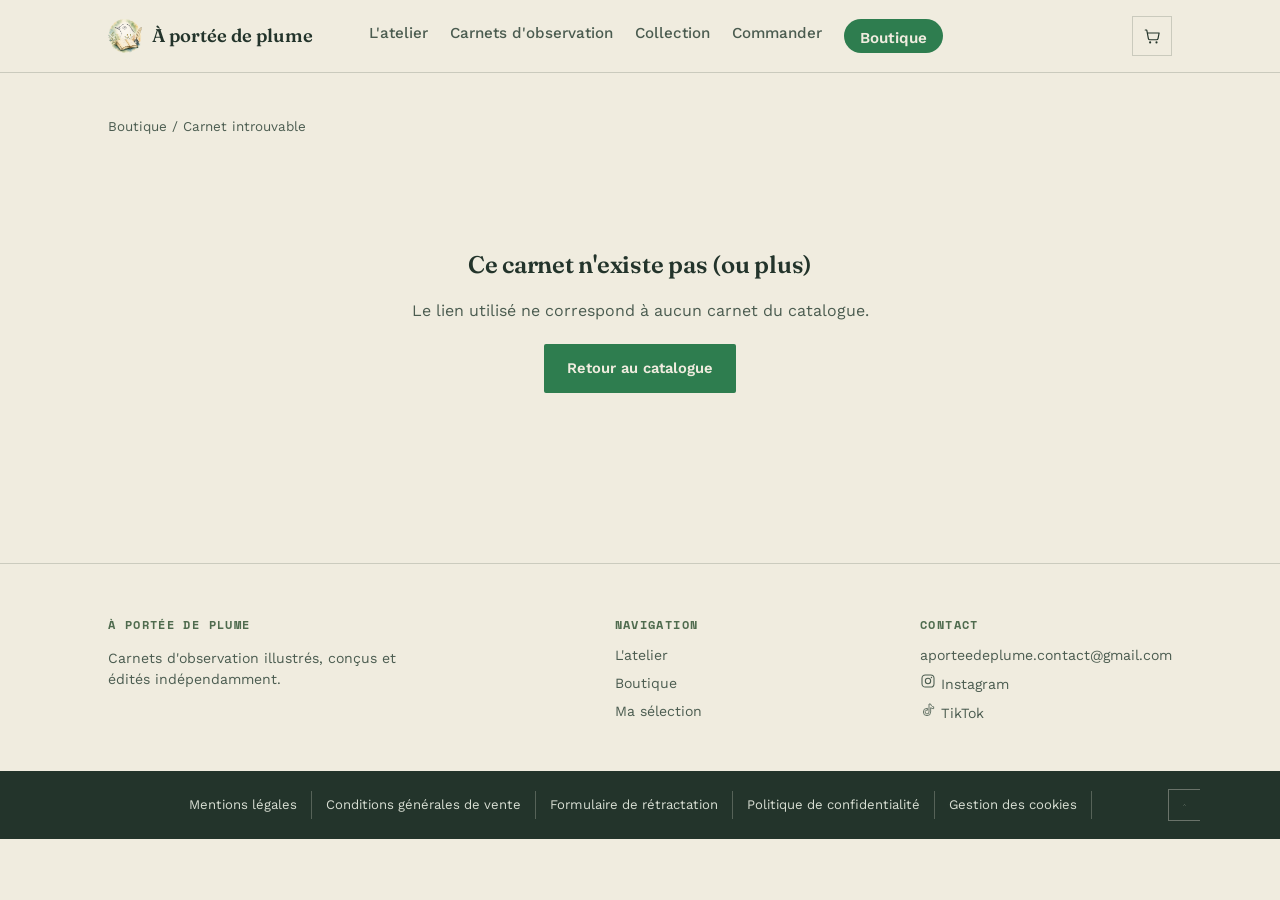
<file: fiche-produit.html>
<!doctype html>
<html lang="fr">
<head>
<meta charset="UTF-8">
<meta name="viewport" content="width=device-width, initial-scale=1.0">
<title id="page-title">Carnet — À portée de plume</title>
<link rel="preconnect" href="https://fonts.googleapis.com">
<link rel="preconnect" href="https://fonts.gstatic.com" crossorigin>
<link href="https://fonts.googleapis.com/css2?family=Fraunces:ital,opsz,wght@0,9..144,400;0,9..144,500;0,9..144,600;1,9..144,500&family=Work+Sans:wght@400;500;600&family=Space+Mono:wght@400;700&display=swap" rel="stylesheet">
<link rel="stylesheet" href="styles.css">
<link rel="icon" type="image/png" href="images/logo.png">
</head>
<body id="top">

<header class="site-header">
  <div class="wrap">
    <a href="index.html" class="brand">
      <img src="images/logo.png" alt="À portée de plume" class="brand-logo">
      À portée de plume
    </a>
    <nav class="mainnav">
      <a href="index.html#atelier">L'atelier</a>
      <a href="index.html#carnets-observation">Carnets d'observation</a>
      <a href="index.html#collection">Collection</a>
      <a href="index.html#commander">Commander</a>
      <a href="catalogue.html" class="nav-shop">Boutique</a>
    </nav>
    <div class="header-actions">
      <a href="commande.html" class="cart-icon-link" aria-label="Voir ma sélection">
        <svg viewBox="0 0 24 24" fill="none" xmlns="http://www.w3.org/2000/svg"><path d="M3 4h2l2.2 11.4A2 2 0 0 0 9.2 17H18a2 2 0 0 0 2-1.6L21.5 8H6" stroke="currentColor" stroke-width="1.6" stroke-linecap="round" stroke-linejoin="round"/><circle cx="9.5" cy="20.5" r="1.4" fill="currentColor"/><circle cx="18" cy="20.5" r="1.4" fill="currentColor"/></svg>
        <span class="cart-badge" id="cart-badge-header">0</span>
      </a>
    </div>
  </div>
</header>

<section style="padding-top:44px; padding-bottom:90px;" id="detail-section">
  <div class="wrap">
    <div class="breadcrumb" id="breadcrumb">
      <a href="catalogue.html">Boutique</a> / <span id="breadcrumb-current">…</span>
    </div>

    <div id="detail-content"></div>
  </div>
</section>

<footer>
  <div class="wrap">
    <div class="col">
      <h4>À portée de plume</h4>
      <p style="max-width:32ch;">Carnets d'observation illustrés, conçus et édités indépendamment.</p>
    </div>
    <div class="col">
      <h4>Navigation</h4>
      <a href="index.html#atelier">L'atelier</a>
      <a href="catalogue.html">Boutique</a>
      <a href="commande.html">Ma sélection</a>
    </div>
    <div class="col">
      <h4>Contact</h4>
      <a href="mailto:aporteedeplume.contact@gmail.com">aporteedeplume.contact@gmail.com</a>
      
      <a href="https://www.instagram.com/a_portee_de_plume" target="_blank" rel="noopener" class="social-link">
        <svg viewBox="0 0 24 24" fill="none" xmlns="http://www.w3.org/2000/svg"><rect x="3" y="3" width="18" height="18" rx="5" stroke="currentColor" stroke-width="1.6"/><circle cx="12" cy="12" r="4" stroke="currentColor" stroke-width="1.6"/><circle cx="17.2" cy="6.8" r="1.1" fill="currentColor"/></svg>
        Instagram
      </a>
      <a href="https://www.tiktok.com/@a_portee_de_plume" target="_blank" rel="noopener" class="social-link">
        <svg viewBox="0 0 24 24" fill="none" xmlns="http://www.w3.org/2000/svg"><path d="M16 3c.4 2.4 2 4 4.5 4.2V10c-1.6 0-3.1-.5-4.5-1.4V15a5.5 5.5 0 1 1-5.5-5.5c.3 0 .7 0 1 .1v2.6a2.9 2.9 0 1 0 2 2.8V3h2.5z" stroke="currentColor" stroke-width="1.2" stroke-linejoin="round"/></svg>
        TikTok
      </a>
      
    </div>
  </div>
</footer>

<div class="legal-band">
  <div class="wrap">
    <a href="mentions-legales.html">Mentions légales</a>
    <a href="cgv.html">Conditions générales de vente</a>
    <a href="retractation.html">Formulaire de rétractation</a>
    <a href="confidentialite.html">Politique de confidentialité</a>
    <a href="cookies.html">Gestion des cookies</a>
    <a href="#top" class="back-to-top" aria-label="Retour en haut de page">
      <svg viewBox="0 0 24 24" fill="none" xmlns="http://www.w3.org/2000/svg"><path d="M5 15l7-7 7 7" stroke="currentColor" stroke-width="2" stroke-linecap="round" stroke-linejoin="round"/></svg>
    </a>
  </div>
</div>

<script src="products.js"></script>
<script src="species.js"></script>
<script src="icons.js"></script>
<script src="cart.js"></script>
<script>
(function(){
  function fmtPrice(n){
    if(n === null || n === undefined) return 'Prix à venir';
    return n.toLocaleString('fr-FR', {minimumFractionDigits:2, maximumFractionDigits:2}) + ' €';
  }

  // ---- Set personnalisable : choix des espèces, prix en direct, ajout au panier ----
  function initSetBuilder(product){
    const cfg = product.customSet;
    const allSpecies = ((typeof SPECIES_LISTS !== 'undefined' && SPECIES_LISTS[cfg.speciesList]) || [])
      .slice()
      .sort((a, b) => a.localeCompare(b, 'fr', { sensitivity: 'base' }));
    const selected = new Set();
    const listEl = document.getElementById('species-list');
    const searchEl = document.getElementById('species-search');
    const clearEl = document.getElementById('search-clear');
    const countEl = document.getElementById('set-count');
    const totalEl = document.getElementById('set-total');
    const addBtn = document.getElementById('set-add-btn');
    const msgEl = document.getElementById('detail-msg');

    function norm(str){
      return (str || '').toString().toLowerCase().replace(/[’‘]/g, "'").normalize('NFD').replace(/[\u0300-\u036f]/g, '');
    }

    function renderList(){
      const q = norm(searchEl.value.trim());
      listEl.innerHTML = '';
      const shown = allSpecies.filter(n => !q || norm(n).includes(q));
      if(shown.length === 0){
        const empty = document.createElement('div');
        empty.className = 'species-empty';
        empty.textContent = allSpecies.length === 0 ? 'Aucune espèce disponible pour le moment.' : 'Aucune espèce ne correspond à cette recherche.';
        listEl.appendChild(empty);
        return;
      }
      shown.forEach(name => {
        const row = document.createElement('label');
        row.className = 'species-item';
        const box = document.createElement('input');
        box.type = 'checkbox';
        box.checked = selected.has(name);
        box.addEventListener('change', () => {
          if(box.checked) selected.add(name); else selected.delete(name);
          updateSummary();
        });
        const txt = document.createElement('span');
        txt.textContent = name;
        row.appendChild(box);
        row.appendChild(txt);
        listEl.appendChild(row);
      });
    }

    function updateSummary(){
      const n = selected.size;
      countEl.textContent = n === 0
        ? 'Aucune illustration choisie'
        : n + (n > 1 ? ' illustrations' : ' illustration') + ' × ' + fmtPrice(cfg.unitPrice);
      totalEl.textContent = fmtPrice(customSetTotal(product, n));
      addBtn.disabled = n === 0;
    }

    searchEl.addEventListener('input', () => {
      clearEl.style.display = searchEl.value ? 'block' : 'none';
      renderList();
    });
    clearEl.addEventListener('click', () => {
      searchEl.value = '';
      clearEl.style.display = 'none';
      renderList();
      searchEl.focus();
    });

    addBtn.addEventListener('click', () => {
      if(selected.size === 0) return;
      const paperId = document.querySelector('input[name="set-paper"]:checked').value;
      const paper = cfg.papers.find(p => p.id === paperId);
      const n = selected.size;
      const uid = addCustomSet(product.id, paperId, Array.from(selected));
      if(!uid) return;
      msgEl.innerHTML = 'Set de ' + n + (n > 1 ? ' illustrations' : ' illustration') + ' (' + paper.label + ') ajouté à votre sélection. <a href="commande.html" style="color:var(--brique); font-weight:600;">Voir ma sélection</a>';
      msgEl.className = 'detail-msg success';
      selected.clear();
      searchEl.value = '';
      clearEl.style.display = 'none';
      renderList();
      updateSummary();
    });

    renderList();
    updateSummary();
  }

  // longDesc peut être une simple chaîne (un paragraphe) ou un tableau de blocs
  // ["paragraphe", { heading: "Intertitre" }, "paragraphe suivant", ...]
  function renderLongDesc(longDesc){
    if(!longDesc) return '';
    if(typeof longDesc === 'string') return `<p class="long">${longDesc}</p>`;
    return longDesc.map(block => {
      if(typeof block === 'string') return `<p class="long">${block}</p>`;
      if(block && block.heading) return `<h3 class="detail-subhead">${block.heading}</h3>`;
      if(block && block.list) return `<ul class="detail-list">${block.list.map(li => `<li>${li}</li>`).join('')}</ul>`;
      return '';
    }).join('');
  }

  function renderSpecs(specs){
    if(!specs || !specs.length) return '';
    const rows = specs.map(([label, value]) =>
      `<div class="spec-row"><span class="spec-label">${label}</span><span class="spec-value">${value}</span></div>`
    ).join('');
    return `<div class="specs-block"><div class="label" style="margin-bottom:10px;">Caractéristiques</div>${rows}</div>`;
  }

  const params = new URLSearchParams(window.location.search);
  const id = params.get('id');
  const product = id ? getProductById(id) : null;
  const container = document.getElementById('detail-content');
  const breadcrumbCurrent = document.getElementById('breadcrumb-current');

  if(!product){
    document.getElementById('page-title').textContent = 'Carnet introuvable — À portée de plume';
    breadcrumbCurrent.textContent = 'Carnet introuvable';
    container.innerHTML = `
      <div class="not-found">
        <h1>Ce carnet n'existe pas (ou plus)</h1>
        <p>Le lien utilisé ne correspond à aucun carnet du catalogue.</p>
        <a href="catalogue.html" class="btn btn-primary">Retour au catalogue</a>
      </div>
    `;
    return;
  }

  document.getElementById('page-title').textContent = product.name + ' — À portée de plume';
  breadcrumbCurrent.textContent = product.name;

  let crossSellNote = '';
  if(product.relatedAddonId){
    const addon = getProductById(product.relatedAddonId);
    if(addon){
      crossSellNote = `
        <div class="cross-sell">
          <span class="cross-sell-icon">🎨</span>
          <span>Un lot d'illustrations à colorier accompagne ce carnet :
            <a href="fiche-produit.html?id=${encodeURIComponent(addon.id)}">${addon.name}</a>${addon.available === false ? ' (bientôt disponible)' : ' (+' + fmtPrice(addon.price) + ')'}
          </span>
        </div>`;
    }
  } else if(product.relatedTo && product.relatedTo.length){
    const names = product.relatedTo.map(rid => {
      const p2 = getProductById(rid);
      return p2 ? `<a href="fiche-produit.html?id=${encodeURIComponent(p2.id)}">${p2.name}</a>` : null;
    }).filter(Boolean);
    if(names.length){
      crossSellNote = `
        <div class="cross-sell">
          <span class="cross-sell-icon">🔗</span>
          <span>Compatible avec : ${names.join(', ')}. Ajoutez ce lot en autant d'exemplaires que de carnets à accompagner.</span>
        </div>`;
    }
  }

  const speciesLine = product.speciesCount ? `<div class="spec-line" style="font-size:.82rem; margin-bottom:8px;">${product.speciesCount} espèces présentées</div>` : '';

  const unavailMessage = product.availabilityLabel === 'Rupture de stock'
    ? 'Cet article est temporairement en rupture de stock. Revenez bientôt !'
    : 'Cet article arrive prochainement. Revenez bientôt, ou suivez nos réseaux pour être prévenu·e de sa sortie.';

  // Set personnalisable : choix du papier + espèces à cocher, à la place du sélecteur de quantité.
  const setBuilderBlock = (product.customSet && product.available !== false)
    ? `
        <div class="set-builder">
          <span class="label">1. Papier</span>
          ${product.customSet.papers.map((paper, i) => `
          <label class="ship-option">
            <input type="radio" name="set-paper" value="${paper.id}"${i === 0 ? ' checked' : ''}>
            <span class="ship-info"><span class="ship-name">${paper.label}</span></span>
          </label>`).join('')}
          <span class="label">2. Vos espèces</span>
          <div class="search-bar">
            <svg viewBox="0 0 24 24" fill="none" xmlns="http://www.w3.org/2000/svg"><circle cx="11" cy="11" r="7" stroke="currentColor" stroke-width="1.8"/><line x1="21" y1="21" x2="16.2" y2="16.2" stroke="currentColor" stroke-width="1.8" stroke-linecap="round"/></svg>
            <input type="text" id="species-search" placeholder="Rechercher une espèce…" autocomplete="off">
            <button type="button" id="search-clear" aria-label="Effacer la recherche" style="display:none;">✕</button>
          </div>
          <div class="species-list" id="species-list"></div>
          <div class="set-summary" aria-live="polite">
            <span class="set-count" id="set-count">Aucune illustration choisie</span>
            <span class="set-total" id="set-total">0,00 €</span>
          </div>
          <div class="detail-actions">
            <button type="button" class="btn btn-primary" id="set-add-btn" disabled>Ajouter à ma sélection</button>
          </div>
          <div class="detail-msg" id="detail-msg"></div>
        </div>`
    : '';

  const actionsBlock = product.available === false
    ? `<div class="detail-msg" style="display:block; margin-top:4px; color:var(--ink-soft);">${unavailMessage}</div>`
    : product.customSet ? setBuilderBlock : `
        <div class="detail-actions">
          <div class="qty">
            <button type="button" id="detail-qty-dec" aria-label="Diminuer">–</button>
            <input type="number" id="detail-qty-input" value="1" min="1" max="99">
            <button type="button" id="detail-qty-inc" aria-label="Augmenter">+</button>
          </div>
          <button type="button" class="btn btn-primary" id="detail-add-btn">Ajouter à ma sélection</button>
        </div>
        <div class="detail-msg" id="detail-msg"></div>
      `;

  const hasImages = product.images && product.images.length > 0;
  const hasMultiple = hasImages && product.images.length > 1;
  const mainImageHtml = hasImages
    ? `<img src="${product.images[0]}" alt="${product.name}">`
    : `<div class="no-photo-placeholder">${iconSvg('camera', 90)}<span>Photo à venir</span></div>`;

  const arrowsHtml = hasMultiple
    ? `<button type="button" class="gallery-arrow gallery-arrow-prev" aria-label="Photo précédente">
        <svg viewBox="0 0 24 24" fill="none" xmlns="http://www.w3.org/2000/svg"><path d="M15 6l-6 6 6 6" stroke="currentColor" stroke-width="2" stroke-linecap="round" stroke-linejoin="round"/></svg>
      </button>
      <button type="button" class="gallery-arrow gallery-arrow-next" aria-label="Photo suivante">
        <svg viewBox="0 0 24 24" fill="none" xmlns="http://www.w3.org/2000/svg"><path d="M9 6l6 6-6 6" stroke="currentColor" stroke-width="2" stroke-linecap="round" stroke-linejoin="round"/></svg>
      </button>`
    : '';

  const thumbsHtml = hasMultiple
    ? `<div class="gallery-thumbs">
        ${product.images.map((src, i) => `
          <button type="button" class="gallery-thumb${i === 0 ? ' active' : ''}" data-src="${src}" aria-label="Photo ${i + 1}">
            <img src="${src}" alt="">
          </button>
        `).join('')}
      </div>`
    : '';

  container.innerHTML = `
    <div class="detail-layout">
      <div class="detail-gallery">
        <div class="detail-plate${hasImages ? ' has-photo' : ''}">
          <div class="gallery-main-content" id="gallery-main-content">${mainImageHtml}</div>
          ${arrowsHtml}
        </div>
        ${thumbsHtml}
      </div>
      <div class="detail-info">
        <div class="ref-row">
          <span class="cat-pill">${getCategoryLabel(product.category)}</span>
          ${product.available === false ? `<span class="unavail-pill">${product.availabilityLabel || 'Arrive prochainement'}</span>` : ''}
        </div>
        <h1>${product.name}</h1>
        ${speciesLine}
        <div class="price">${product.priceLabel || fmtPrice(product.price)}</div>
        ${crossSellNote}
        ${actionsBlock}
        ${renderLongDesc(product.longDesc)}
        ${renderSpecs(product.specs)}
      </div>
    </div>
  `;

  if(hasMultiple){
    const mainContent = document.getElementById('gallery-main-content');
    const thumbs = Array.from(document.querySelectorAll('.gallery-thumb'));
    let currentIndex = 0;

    function showImage(index){
      currentIndex = (index + product.images.length) % product.images.length;
      mainContent.innerHTML = `<img src="${product.images[currentIndex]}" alt="${product.name}">`;
      thumbs.forEach((t, i) => t.classList.toggle('active', i === currentIndex));
    }

    thumbs.forEach((thumb, i) => {
      thumb.addEventListener('click', () => showImage(i));
    });
    document.querySelector('.gallery-arrow-prev').addEventListener('click', () => showImage(currentIndex - 1));
    document.querySelector('.gallery-arrow-next').addEventListener('click', () => showImage(currentIndex + 1));
  }

  if(product.available === false) return;

  if(product.customSet){
    initSetBuilder(product);
    return;
  }

  const qtyInput = document.getElementById('detail-qty-input');
  document.getElementById('detail-qty-dec').addEventListener('click', () => {
    qtyInput.value = Math.max(1, parseInt(qtyInput.value || '1', 10) - 1);
  });
  document.getElementById('detail-qty-inc').addEventListener('click', () => {
    qtyInput.value = Math.min(99, parseInt(qtyInput.value || '1', 10) + 1);
  });

  document.getElementById('detail-add-btn').addEventListener('click', () => {
    const qty = Math.max(1, parseInt(qtyInput.value || '1', 10));
    addToCart(product.id, qty);
    const msg = document.getElementById('detail-msg');
    msg.textContent = qty + ' × « ' + product.name + ' » ajouté à votre sélection.';
    msg.className = 'detail-msg success';
  });
})();
</script>

</body>
</html>
</file>
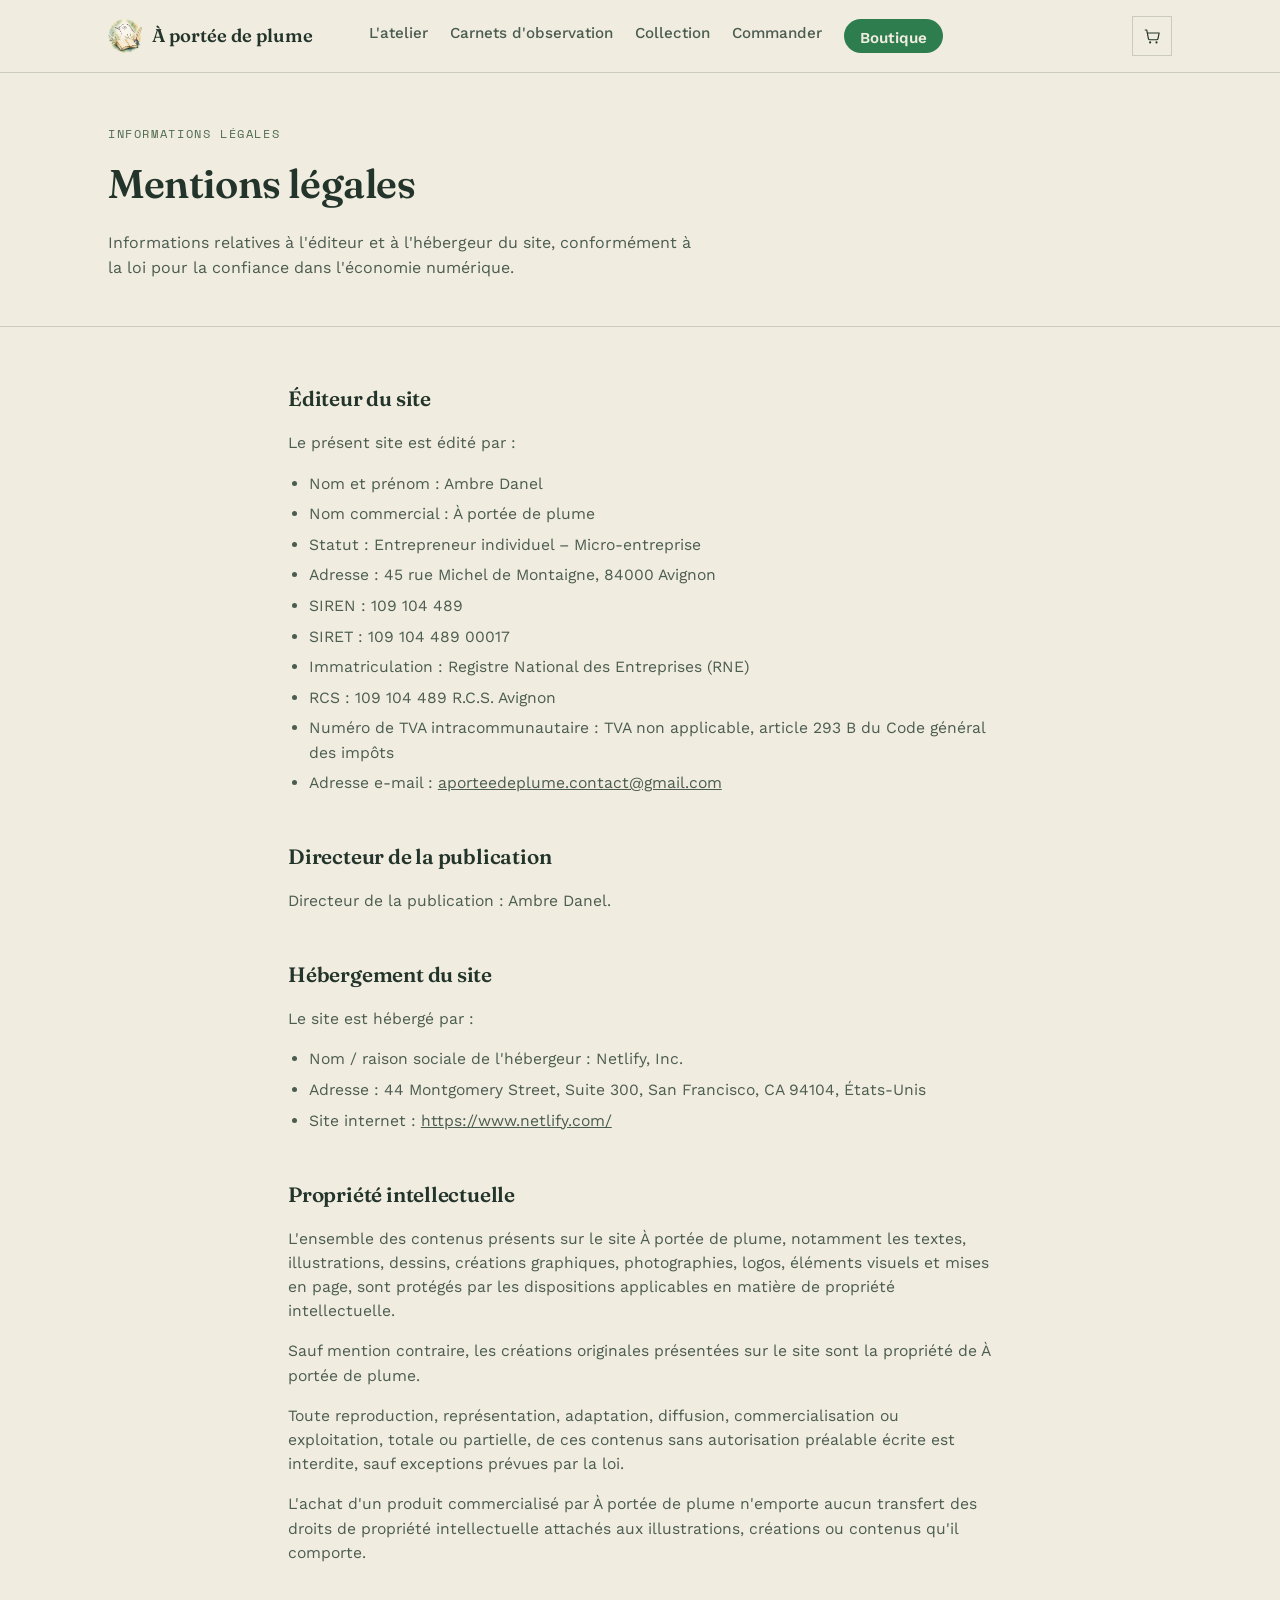
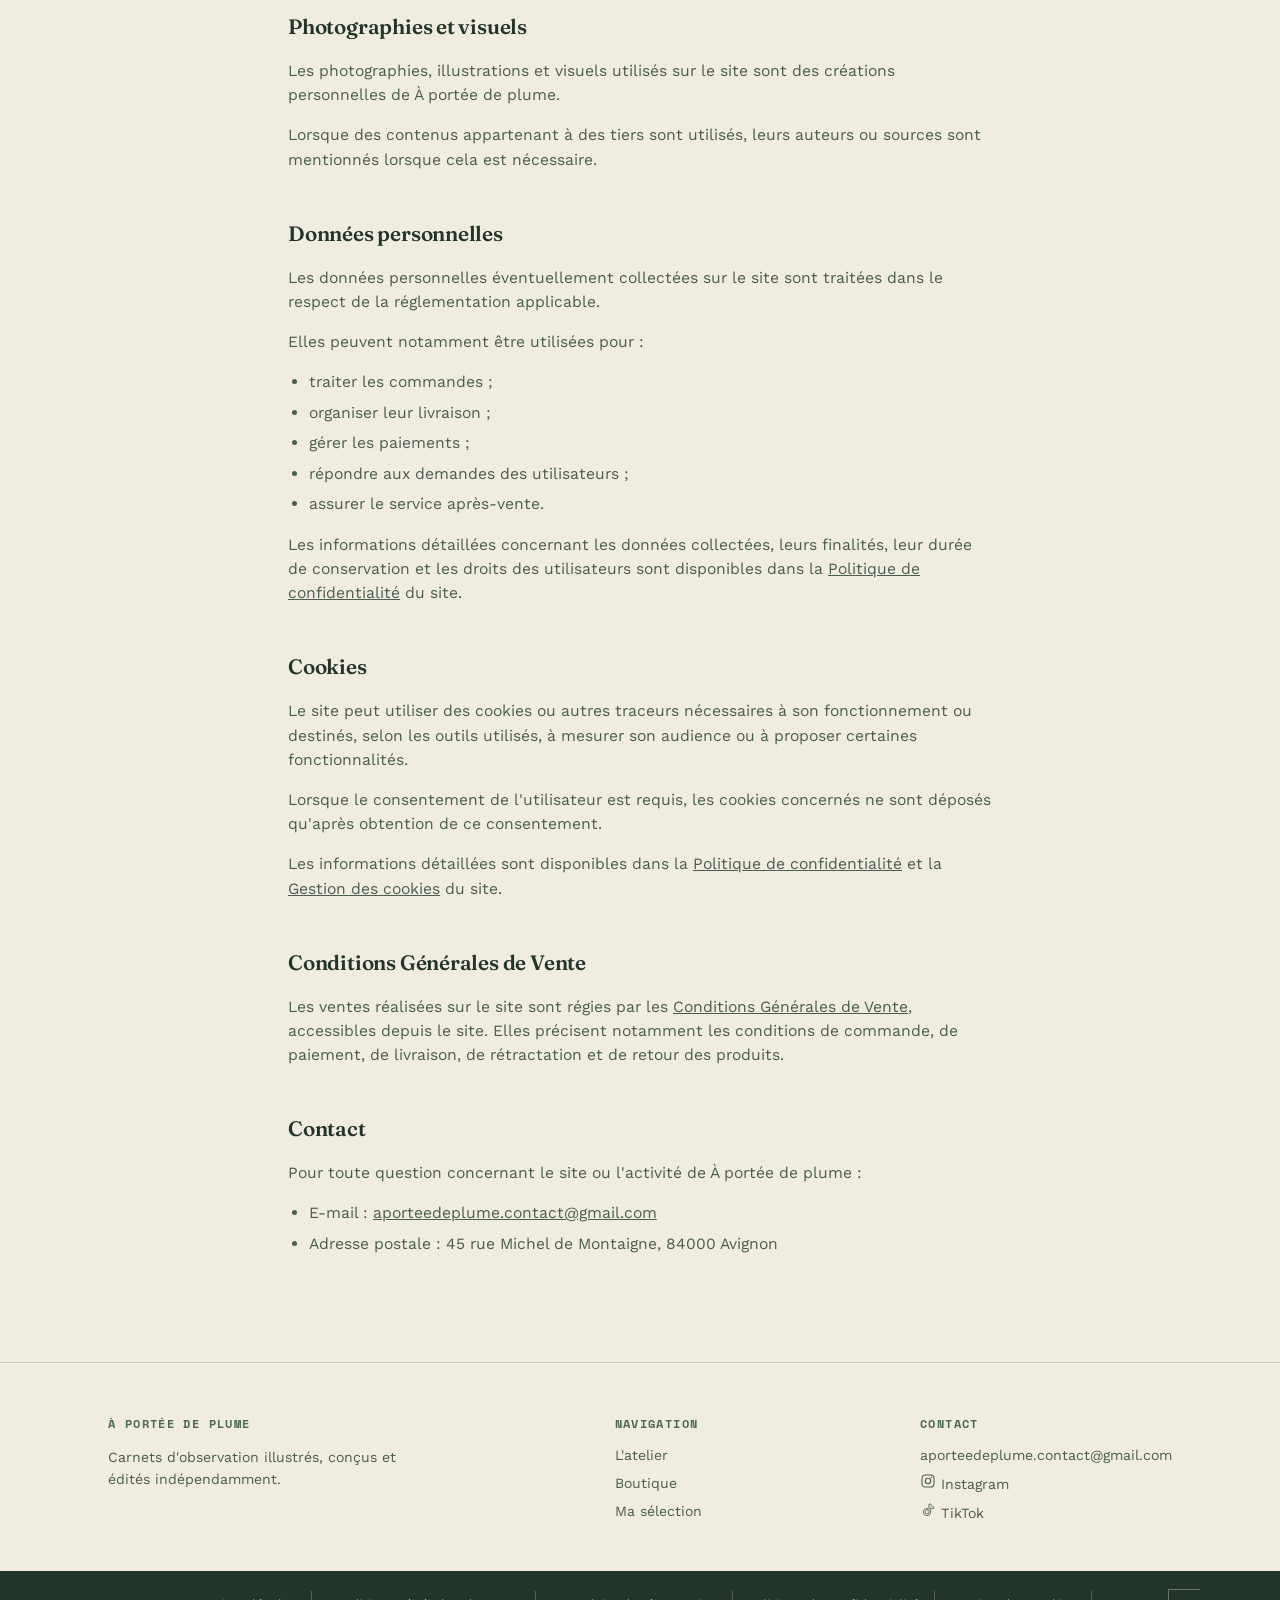
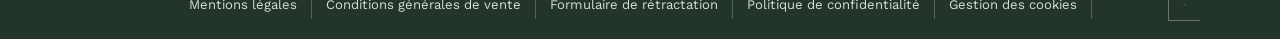
<file: mentions-legales.html>
<!doctype html>
<html lang="fr">
<head>
<meta charset="UTF-8">
<meta name="viewport" content="width=device-width, initial-scale=1.0">
<title>Mentions légales — À portée de plume</title>
<link rel="preconnect" href="https://fonts.googleapis.com">
<link rel="preconnect" href="https://fonts.gstatic.com" crossorigin>
<link href="https://fonts.googleapis.com/css2?family=Fraunces:ital,opsz,wght@0,9..144,400;0,9..144,500;0,9..144,600;1,9..144,500&family=Work+Sans:wght@400;500;600&family=Space+Mono:wght@400;700&display=swap" rel="stylesheet">
<link rel="stylesheet" href="styles.css">
<link rel="icon" type="image/png" href="images/logo.png">
</head>
<body id="top">

<header class="site-header">
  <div class="wrap">
    <a href="index.html" class="brand">
      <img src="images/logo.png" alt="À portée de plume" class="brand-logo">
      À portée de plume
    </a>
    <nav class="mainnav">
      <a href="index.html#atelier">L'atelier</a>
      <a href="index.html#carnets-observation">Carnets d'observation</a>
      <a href="index.html#collection">Collection</a>
      <a href="index.html#commander">Commander</a>
      <a href="catalogue.html" class="nav-shop">Boutique</a>
    </nav>
    <div class="header-actions">
      <a href="commande.html" class="cart-icon-link" aria-label="Voir ma sélection">
        <svg viewBox="0 0 24 24" fill="none" xmlns="http://www.w3.org/2000/svg"><path d="M3 4h2l2.2 11.4A2 2 0 0 0 9.2 17H18a2 2 0 0 0 2-1.6L21.5 8H6" stroke="currentColor" stroke-width="1.6" stroke-linecap="round" stroke-linejoin="round"/><circle cx="9.5" cy="20.5" r="1.4" fill="currentColor"/><circle cx="18" cy="20.5" r="1.4" fill="currentColor"/></svg>
        <span class="cart-badge" id="cart-badge-header">0</span>
      </a>
    </div>
  </div>
</header>

<section class="page-hero">

  <div class="wrap">
    <div class="label" style="margin-bottom:10px;">Informations légales</div>
    <h1>Mentions légales</h1>
    <p>Informations relatives à l'éditeur et à l'hébergeur du site, conformément à la loi pour la confiance dans l'économie numérique.</p>
  </div>
</section>

<article>


<h2>Éditeur du site</h2>
<p>Le présent site est édité par :</p>
<ul>
  <li>Nom et prénom : Ambre Danel</li>
  <li>Nom commercial : À portée de plume</li>
  <li>Statut : Entrepreneur individuel – Micro-entreprise</li>
  <li>Adresse : 45 rue Michel de Montaigne, 84000 Avignon</li>
  <li>SIREN : 109 104 489</li>
  <li>SIRET : 109 104 489 00017</li>
  <li>Immatriculation : Registre National des Entreprises (RNE)</li>
  <li>RCS : 109 104 489 R.C.S. Avignon</li>
  <li>Numéro de TVA intracommunautaire : TVA non applicable, article 293 B du Code général des impôts</li>
  <li>Adresse e-mail : <a href="mailto:aporteedeplume.contact@gmail.com">aporteedeplume.contact@gmail.com</a></li>
</ul>

<h2>Directeur de la publication</h2>
<p>Directeur de la publication : Ambre Danel.</p>

<h2>Hébergement du site</h2>
<p>Le site est hébergé par :</p>
<ul>
  <li>Nom / raison sociale de l'hébergeur : Netlify, Inc.</li>
  <li>Adresse : 44 Montgomery Street, Suite 300, San Francisco, CA 94104, États-Unis</li>
  <li>Site internet : <a href="https://www.netlify.com/" target="_blank" rel="noopener">https://www.netlify.com/</a></li>
</ul>

<h2>Propriété intellectuelle</h2>
<p>
L'ensemble des contenus présents sur le site À portée de plume, notamment les textes, illustrations, dessins, créations graphiques, photographies, logos, éléments visuels et mises en page, sont protégés par les dispositions applicables en matière de propriété intellectuelle.
</p>
<p>
Sauf mention contraire, les créations originales présentées sur le site sont la propriété de À portée de plume.
</p>
<p>
Toute reproduction, représentation, adaptation, diffusion, commercialisation ou exploitation, totale ou partielle, de ces contenus sans autorisation préalable écrite est interdite, sauf exceptions prévues par la loi.
</p>
<p>
L'achat d'un produit commercialisé par À portée de plume n'emporte aucun transfert des droits de propriété intellectuelle attachés aux illustrations, créations ou contenus qu'il comporte.
</p>

<h2>Photographies et visuels</h2>
<p>
Les photographies, illustrations et visuels utilisés sur le site sont des créations personnelles de À portée de plume.
</p>
<p>
Lorsque des contenus appartenant à des tiers sont utilisés, leurs auteurs ou sources sont mentionnés lorsque cela est nécessaire.
</p>

<h2>Données personnelles</h2>
<p>Les données personnelles éventuellement collectées sur le site sont traitées dans le respect de la réglementation applicable.</p>
<p>Elles peuvent notamment être utilisées pour :</p>
<ul>
  <li>traiter les commandes ;</li>
  <li>organiser leur livraison ;</li>
  <li>gérer les paiements ;</li>
  <li>répondre aux demandes des utilisateurs ;</li>
  <li>assurer le service après-vente.</li>
</ul>
<p>
Les informations détaillées concernant les données collectées, leurs finalités, leur durée de conservation et les droits des utilisateurs sont disponibles dans la <a href="confidentialite.html">Politique de confidentialité</a> du site.
</p>

<h2>Cookies</h2>
<p>
Le site peut utiliser des cookies ou autres traceurs nécessaires à son fonctionnement ou destinés, selon les outils utilisés, à mesurer son audience ou à proposer certaines fonctionnalités.
</p>
<p>Lorsque le consentement de l'utilisateur est requis, les cookies concernés ne sont déposés qu'après obtention de ce consentement.</p>
<p>
Les informations détaillées sont disponibles dans la <a href="confidentialite.html">Politique de confidentialité</a> et la <a href="cookies.html">Gestion des cookies</a> du site.
</p>

<h2>Conditions Générales de Vente</h2>
<p>
Les ventes réalisées sur le site sont régies par les <a href="cgv.html">Conditions Générales de Vente</a>, accessibles depuis le site. Elles précisent notamment les conditions de commande, de paiement, de livraison, de rétractation et de retour des produits.
</p>

<h2>Contact</h2>
<p>Pour toute question concernant le site ou l'activité de À portée de plume :</p>
<ul>
  <li>E-mail : <a href="mailto:aporteedeplume.contact@gmail.com">aporteedeplume.contact@gmail.com</a></li>
  <li>Adresse postale : 45 rue Michel de Montaigne, 84000 Avignon</li>
</ul>

</article>

<footer>
  <div class="wrap">
    <div class="col">
      <h4>À portée de plume</h4>
      <p style="max-width:32ch;">Carnets d'observation illustrés, conçus et édités indépendamment.</p>
    </div>
    <div class="col">
      <h4>Navigation</h4>
      <a href="index.html#atelier">L'atelier</a>
      <a href="catalogue.html">Boutique</a>
      <a href="commande.html">Ma sélection</a>
    </div>
    <div class="col">
      <h4>Contact</h4>
      <a href="mailto:aporteedeplume.contact@gmail.com">aporteedeplume.contact@gmail.com</a>
      
      <a href="https://www.instagram.com/a_portee_de_plume" target="_blank" rel="noopener" class="social-link">
        <svg viewBox="0 0 24 24" fill="none" xmlns="http://www.w3.org/2000/svg"><rect x="3" y="3" width="18" height="18" rx="5" stroke="currentColor" stroke-width="1.6"/><circle cx="12" cy="12" r="4" stroke="currentColor" stroke-width="1.6"/><circle cx="17.2" cy="6.8" r="1.1" fill="currentColor"/></svg>
        Instagram
      </a>
      <a href="https://www.tiktok.com/@a_portee_de_plume" target="_blank" rel="noopener" class="social-link">
        <svg viewBox="0 0 24 24" fill="none" xmlns="http://www.w3.org/2000/svg"><path d="M16 3c.4 2.4 2 4 4.5 4.2V10c-1.6 0-3.1-.5-4.5-1.4V15a5.5 5.5 0 1 1-5.5-5.5c.3 0 .7 0 1 .1v2.6a2.9 2.9 0 1 0 2 2.8V3h2.5z" stroke="currentColor" stroke-width="1.2" stroke-linejoin="round"/></svg>
        TikTok
      </a>
      
    </div>
  </div>
</footer>

<div class="legal-band">
  <div class="wrap">
    <a href="mentions-legales.html">Mentions légales</a>
    <a href="cgv.html">Conditions générales de vente</a>
    <a href="retractation.html">Formulaire de rétractation</a>
    <a href="confidentialite.html">Politique de confidentialité</a>
    <a href="cookies.html">Gestion des cookies</a>
    <a href="#top" class="back-to-top" aria-label="Retour en haut de page">
      <svg viewBox="0 0 24 24" fill="none" xmlns="http://www.w3.org/2000/svg"><path d="M5 15l7-7 7 7" stroke="currentColor" stroke-width="2" stroke-linecap="round" stroke-linejoin="round"/></svg>
    </a>
  </div>
</div>

<script src="products.js"></script>
<script src="cart.js"></script>

</body>
</html>
</file>
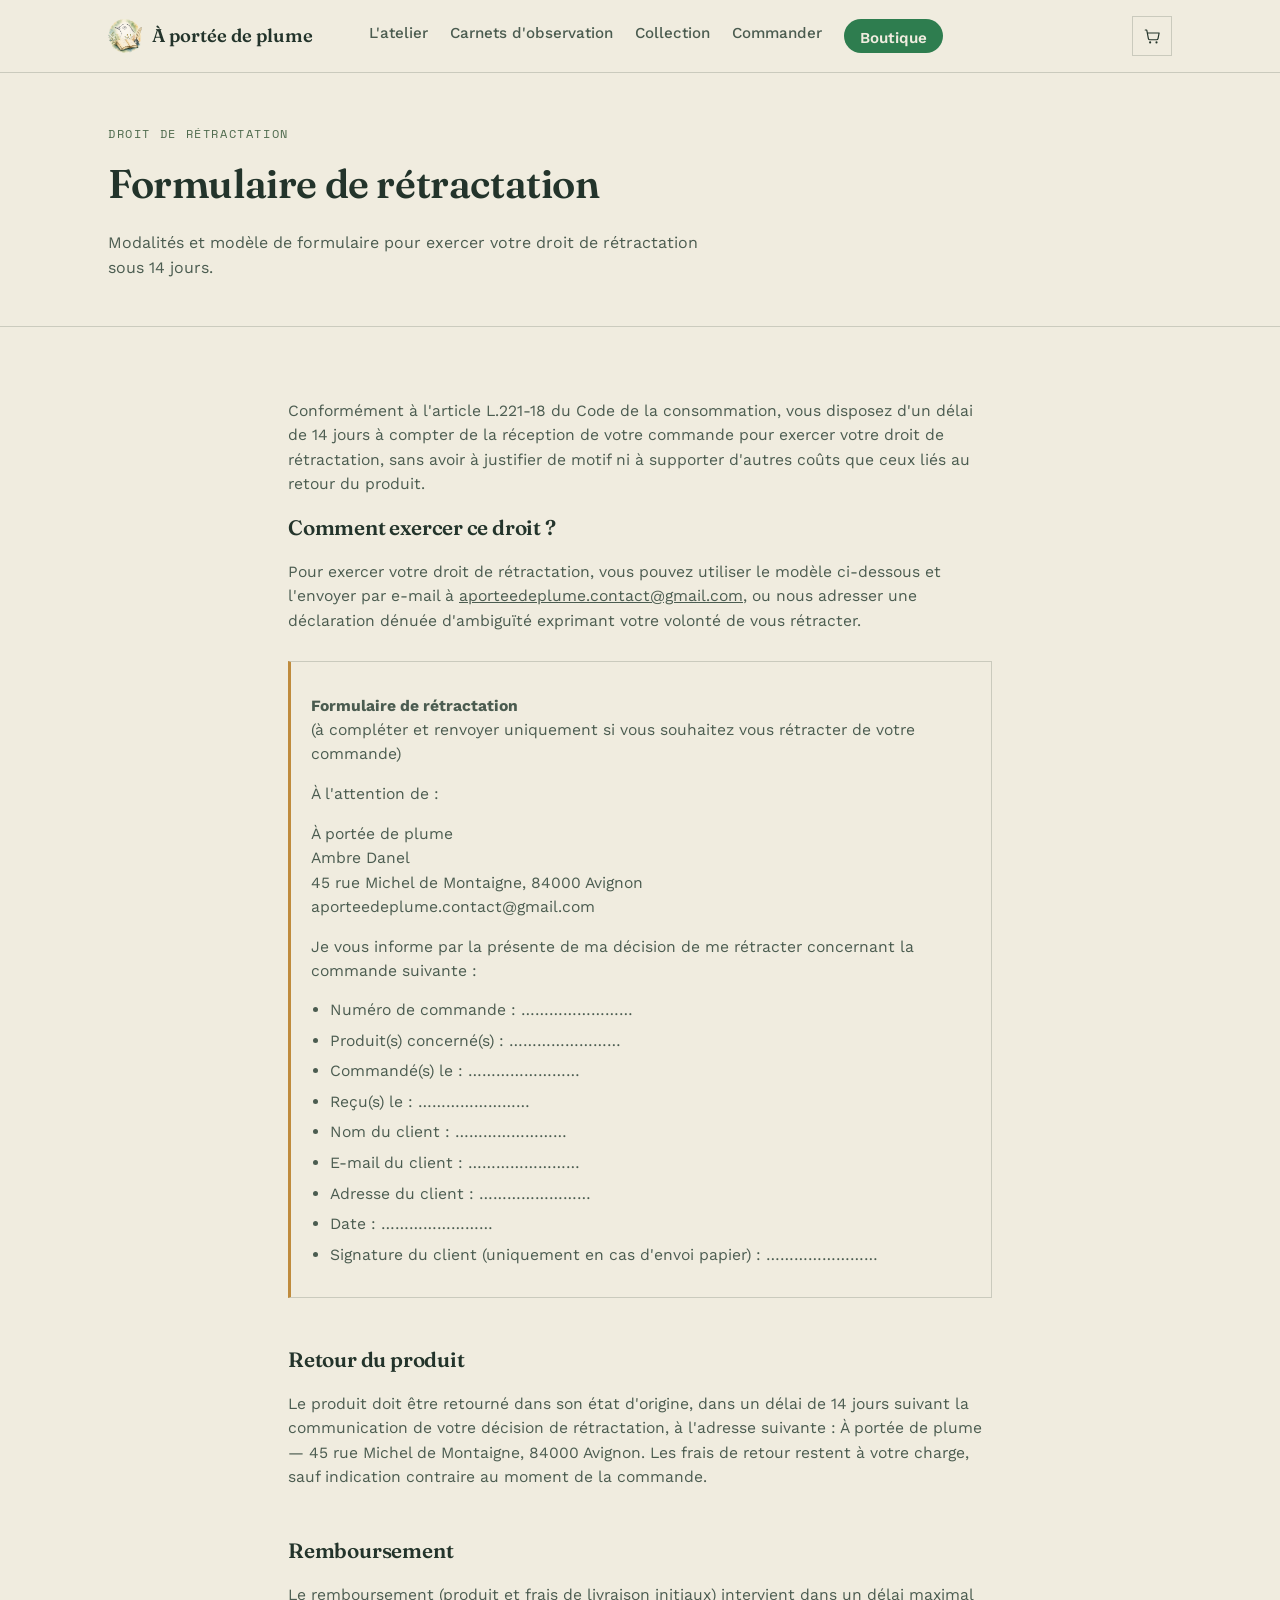
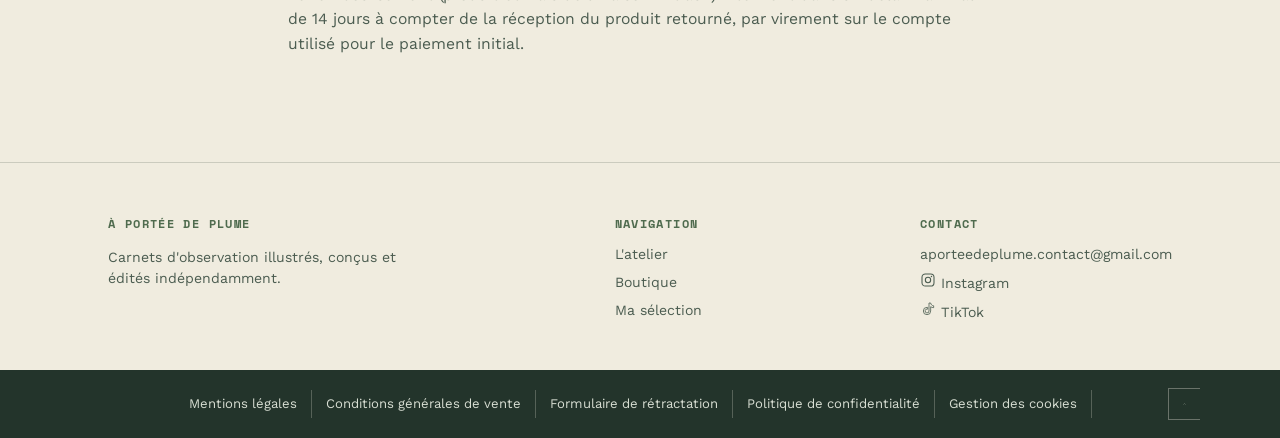
<file: retractation.html>
<!doctype html>
<html lang="fr">
<head>
<meta charset="UTF-8">
<meta name="viewport" content="width=device-width, initial-scale=1.0">
<title>Formulaire de rétractation — À portée de plume</title>
<link rel="preconnect" href="https://fonts.googleapis.com">
<link rel="preconnect" href="https://fonts.gstatic.com" crossorigin>
<link href="https://fonts.googleapis.com/css2?family=Fraunces:ital,opsz,wght@0,9..144,400;0,9..144,500;0,9..144,600;1,9..144,500&family=Work+Sans:wght@400;500;600&family=Space+Mono:wght@400;700&display=swap" rel="stylesheet">
<link rel="stylesheet" href="styles.css">
<link rel="icon" type="image/png" href="images/logo.png">
</head>
<body id="top">

<header class="site-header">
  <div class="wrap">
    <a href="index.html" class="brand">
      <img src="images/logo.png" alt="À portée de plume" class="brand-logo">
      À portée de plume
    </a>
    <nav class="mainnav">
      <a href="index.html#atelier">L'atelier</a>
      <a href="index.html#carnets-observation">Carnets d'observation</a>
      <a href="index.html#collection">Collection</a>
      <a href="index.html#commander">Commander</a>
      <a href="catalogue.html" class="nav-shop">Boutique</a>
    </nav>
    <div class="header-actions">
      <a href="commande.html" class="cart-icon-link" aria-label="Voir ma sélection">
        <svg viewBox="0 0 24 24" fill="none" xmlns="http://www.w3.org/2000/svg"><path d="M3 4h2l2.2 11.4A2 2 0 0 0 9.2 17H18a2 2 0 0 0 2-1.6L21.5 8H6" stroke="currentColor" stroke-width="1.6" stroke-linecap="round" stroke-linejoin="round"/><circle cx="9.5" cy="20.5" r="1.4" fill="currentColor"/><circle cx="18" cy="20.5" r="1.4" fill="currentColor"/></svg>
        <span class="cart-badge" id="cart-badge-header">0</span>
      </a>
    </div>
  </div>
</header>

<section class="page-hero">

  <div class="wrap">
    <div class="label" style="margin-bottom:10px;">Droit de rétractation</div>
    <h1>Formulaire de rétractation</h1>
    <p>Modalités et modèle de formulaire pour exercer votre droit de rétractation sous 14 jours.</p>
  </div>
</section>

<article>


<p>
Conformément à l'article L.221-18 du Code de la consommation, vous disposez d'un délai de 14 jours à compter
de la réception de votre commande pour exercer votre droit de rétractation, sans avoir à justifier de motif
ni à supporter d'autres coûts que ceux liés au retour du produit.
</p>

<h2>Comment exercer ce droit ?</h2>
<p>
Pour exercer votre droit de rétractation, vous pouvez utiliser le modèle ci-dessous et l'envoyer par e-mail à
<a href="mailto:aporteedeplume.contact@gmail.com">aporteedeplume.contact@gmail.com</a>, ou nous adresser une
déclaration dénuée d'ambiguïté exprimant votre volonté de vous rétracter.
</p>

<div class="notice" style="background:var(--paper); border:1px solid var(--line); border-left:3px solid var(--ocre);">
  <p style="margin-bottom:12px;"><strong>Formulaire de rétractation</strong><br>
  (à compléter et renvoyer uniquement si vous souhaitez vous rétracter de votre commande)</p>

  <p style="margin-bottom:6px;">À l'attention de :</p>
  <p style="margin-bottom:12px;">
    À portée de plume<br>
    Ambre Danel<br>
    45 rue Michel de Montaigne, 84000 Avignon<br>
    aporteedeplume.contact@gmail.com
  </p>

  <p style="margin-bottom:12px;">Je vous informe par la présente de ma décision de me rétracter concernant la commande suivante :</p>

  <ul>
    <li>Numéro de commande : ……………………</li>
    <li>Produit(s) concerné(s) : ……………………</li>
    <li>Commandé(s) le : ……………………</li>
    <li>Reçu(s) le : ……………………</li>
    <li>Nom du client : ……………………</li>
    <li>E-mail du client : ……………………</li>
    <li>Adresse du client : ……………………</li>
    <li>Date : ……………………</li>
    <li>Signature du client (uniquement en cas d'envoi papier) : ……………………</li>
  </ul>
</div>

<h2>Retour du produit</h2>
<p>
Le produit doit être retourné dans son état d'origine, dans un délai de 14 jours suivant la communication
de votre décision de rétractation, à l'adresse suivante : À portée de plume — 45 rue Michel de Montaigne, 84000 Avignon.
Les frais de retour restent à votre charge, sauf indication contraire au moment de la commande.
</p>

<h2>Remboursement</h2>
<p>
Le remboursement (produit et frais de livraison initiaux) intervient dans un délai maximal de 14 jours à
compter de la réception du produit retourné, par virement sur le compte utilisé pour le paiement initial.
</p>

</article>

<footer>
  <div class="wrap">
    <div class="col">
      <h4>À portée de plume</h4>
      <p style="max-width:32ch;">Carnets d'observation illustrés, conçus et édités indépendamment.</p>
    </div>
    <div class="col">
      <h4>Navigation</h4>
      <a href="index.html#atelier">L'atelier</a>
      <a href="catalogue.html">Boutique</a>
      <a href="commande.html">Ma sélection</a>
    </div>
    <div class="col">
      <h4>Contact</h4>
      <a href="mailto:aporteedeplume.contact@gmail.com">aporteedeplume.contact@gmail.com</a>
      
      <a href="https://www.instagram.com/a_portee_de_plume" target="_blank" rel="noopener" class="social-link">
        <svg viewBox="0 0 24 24" fill="none" xmlns="http://www.w3.org/2000/svg"><rect x="3" y="3" width="18" height="18" rx="5" stroke="currentColor" stroke-width="1.6"/><circle cx="12" cy="12" r="4" stroke="currentColor" stroke-width="1.6"/><circle cx="17.2" cy="6.8" r="1.1" fill="currentColor"/></svg>
        Instagram
      </a>
      <a href="https://www.tiktok.com/@a_portee_de_plume" target="_blank" rel="noopener" class="social-link">
        <svg viewBox="0 0 24 24" fill="none" xmlns="http://www.w3.org/2000/svg"><path d="M16 3c.4 2.4 2 4 4.5 4.2V10c-1.6 0-3.1-.5-4.5-1.4V15a5.5 5.5 0 1 1-5.5-5.5c.3 0 .7 0 1 .1v2.6a2.9 2.9 0 1 0 2 2.8V3h2.5z" stroke="currentColor" stroke-width="1.2" stroke-linejoin="round"/></svg>
        TikTok
      </a>
      
    </div>
  </div>
</footer>

<div class="legal-band">
  <div class="wrap">
    <a href="mentions-legales.html">Mentions légales</a>
    <a href="cgv.html">Conditions générales de vente</a>
    <a href="retractation.html">Formulaire de rétractation</a>
    <a href="confidentialite.html">Politique de confidentialité</a>
    <a href="cookies.html">Gestion des cookies</a>
    <a href="#top" class="back-to-top" aria-label="Retour en haut de page">
      <svg viewBox="0 0 24 24" fill="none" xmlns="http://www.w3.org/2000/svg"><path d="M5 15l7-7 7 7" stroke="currentColor" stroke-width="2" stroke-linecap="round" stroke-linejoin="round"/></svg>
    </a>
  </div>
</div>

<script src="products.js"></script>
<script src="cart.js"></script>

</body>
</html>
</file>
<file: styles.css>
/* À portée de plume — feuille de style partagée */
:root{
  --ink:#23342B;
  --ink-soft:#4B5C50;
  --paper:#F0ECDF;
  --paper-deep:#E6E0CC;
  --sauge:#6B8567;
  --sauge-deep:#4F6B4E;
  --ocre:#BF8B3D;
  --brique:#2E7D4F;
  --brique-deep:#1F5C3D;
  --line: rgba(35,52,43,0.18);
  --shadow: 0 10px 30px rgba(35,52,43,0.10);
  --good:#4F6B4E;
  --error:#9C4A32;
}
*{box-sizing:border-box;}
html{scroll-behavior:smooth;}
body{
  margin:0; background:var(--paper); color:var(--ink);
  font-family:'Work Sans', sans-serif; line-height:1.55;
  -webkit-font-smoothing:antialiased;
}
h1,h2,h3{font-family:'Fraunces', serif; font-weight:600; margin:0 0 .4em; letter-spacing:-.01em;}
a{color:inherit;}
.label{font-family:'Space Mono', monospace; font-size:.72rem; letter-spacing:.14em; text-transform:uppercase; color:var(--sauge-deep);}
.wrap{max-width:1120px; margin:0 auto; padding:0 28px;}

/* Header */
.site-header{position:sticky; top:0; z-index:40; background:rgba(240,236,223,0.92); backdrop-filter:blur(6px); border-bottom:1px solid var(--line);}
.site-header .wrap{display:flex; align-items:center; justify-content:space-between; height:72px; gap:24px;}
.brand{display:flex; align-items:center; gap:10px; font-family:'Fraunces', serif; font-weight:600; font-size:1.15rem; text-decoration:none; color:var(--ink); flex:none;}
.brand-logo{width:34px; height:34px; flex:none; object-fit:contain;}
nav.mainnav{display:flex; gap:22px; align-items:center; margin-right:auto; margin-left:32px;}
nav.mainnav a{text-decoration:none; font-size:.95rem; color:var(--ink-soft); font-weight:500; border-bottom:1px solid transparent; padding-bottom:3px; white-space:nowrap;}
nav.mainnav a:hover{color:var(--brique); border-color:var(--brique);}
.nav-shop{
  background:var(--brique); color:var(--paper) !important; padding:8px 16px;
  border-radius:999px; border-bottom:none !important; font-weight:600 !important;
  transition:background .15s ease, transform .15s ease;
}
.nav-shop:hover{background:var(--brique-deep); color:var(--paper) !important; transform:translateY(-1px);}
.nav-shop.current{background:var(--ink);}
.header-actions{display:flex; align-items:center; gap:14px; flex:none;}

.btn{
  display:inline-flex; align-items:center; justify-content:center; gap:8px;
  font-family:'Work Sans', sans-serif; font-weight:600; font-size:.92rem;
  padding:12px 22px; border-radius:2px; text-decoration:none;
  border:1px solid transparent; cursor:pointer;
  transition:transform .15s ease, box-shadow .15s ease, background .15s ease;
}
.btn-primary{background:var(--brique); color:var(--paper);}
.btn-primary:hover{background:var(--brique-deep); transform:translateY(-1px); box-shadow:var(--shadow);}
.btn-primary:disabled{background:#b9ac96; cursor:not-allowed; transform:none; box-shadow:none;}
.btn-ghost{border-color:var(--ink); color:var(--ink); background:transparent;}
.btn-ghost:hover{background:var(--ink); color:var(--paper);}
.btn-sm{padding:9px 16px; font-size:.84rem;}

/* Cart icon */
.cart-icon-link{
  position:relative; display:flex; align-items:center; justify-content:center;
  width:40px; height:40px; border:1px solid var(--line); text-decoration:none; color:var(--ink);
  transition:border-color .15s ease, background .15s ease;
}
.cart-icon-link:hover{border-color:var(--brique); background:var(--paper-deep);}
.cart-icon-link svg{width:18px; height:18px;}
.cart-badge{
  position:absolute; top:-7px; right:-7px; min-width:18px; height:18px; padding:0 4px;
  background:var(--brique); color:var(--paper); border-radius:50%;
  font-family:'Space Mono', monospace; font-size:.68rem; font-weight:700;
  display:none; align-items:center; justify-content:center;
}

/* Hero (home) */
.hero{position:relative; padding:96px 0 80px; overflow:hidden; background:radial-gradient(ellipse at 78% 15%, rgba(191,139,61,0.14), transparent 55%), var(--paper); border-bottom:1px solid var(--line);}
.hero .wrap{display:grid; grid-template-columns:1.1fr .9fr; gap:56px; align-items:center;}
.eyebrow{display:inline-flex; align-items:center; gap:10px; margin-bottom:22px;}
.eyebrow .dash{width:26px;height:1px;background:var(--brique);}
.hero h1{font-size:clamp(2.3rem, 4vw, 3.4rem); line-height:1.06; max-width:11.5ch;}
.hero h1 em{font-style:italic; color:var(--brique);}
.hero p.lede{font-size:1.08rem; color:var(--ink-soft); max-width:46ch; margin:18px 0 32px;}
.hero .ctas{display:flex; gap:16px; flex-wrap:wrap;}
.hero-illus{position:relative; display:flex; align-items:center; justify-content:center;}
.plate{position:relative; background:var(--paper); border:1px solid var(--line); box-shadow:var(--shadow); padding:34px; width:100%; aspect-ratio:4/5; display:flex; align-items:center; justify-content:center; overflow:hidden;}
.plate::before{content:""; position:absolute; inset:10px; border:1px dashed rgba(35,52,43,0.35); pointer-events:none;}
.plate svg{width:78%; height:78%;}
.plate.has-photo{padding:0;}
.plate.has-photo::before{display:none;}
.plate.has-photo img{width:100%; height:100%; object-fit:cover; display:block;}

/* Sections shared */
section{padding:88px 0;}
.section-head{max-width:920px; margin-bottom:48px;}
.section-head h2{font-size:clamp(1.7rem,2.6vw,2.3rem);}
.section-head p{color:var(--ink-soft); font-size:1.02rem; margin-top:10px;}
.nowrap-desktop{white-space:nowrap;}
@media (max-width: 900px){
  .nowrap-desktop{white-space:normal;}
}

/* Atelier */
.atelier{background:var(--paper-deep); border-top:1px solid var(--line); border-bottom:1px solid var(--line);}
.atelier .wrap{display:grid; grid-template-columns:.85fr 1.15fr; gap:64px; align-items:start;}
.atelier .frame{border:1px solid var(--line); background:var(--paper); box-shadow:var(--shadow); padding:26px; aspect-ratio:1/1; display:flex; align-items:center; justify-content:center; overflow:hidden;}
.atelier .frame svg{width:70%; height:70%;}
.atelier .frame.has-photo{padding:0;}
.atelier .frame.has-photo img{width:100%; height:100%; object-fit:cover; display:block;}
.atelier .content p{color:var(--ink-soft); margin:0 0 16px; max-width:52ch;}
.stat-row{display:flex; gap:36px; margin-top:28px; flex-wrap:wrap;}
.stat b{font-family:'Fraunces', serif; font-size:1.7rem; display:block; color:var(--brique);}
.stat span{font-size:.85rem; color:var(--ink-soft);}

/* Observation notebooks section — mirror layout of .atelier (text left, image right) */
.observation .wrap{display:grid; grid-template-columns:1.15fr .85fr; gap:64px; align-items:center;}
.observation .content p{color:var(--ink-soft); margin:0 0 16px; max-width:52ch;}
.observation .frame{
  border:1px solid var(--line); background:var(--paper-deep); box-shadow:var(--shadow);
  padding:20px; aspect-ratio:4/5; display:flex; align-items:center; justify-content:center; overflow:hidden;
}
.observation .frame img{width:100%; height:100%; object-fit:contain;}

/* Steps */
.steps .wrap{display:grid; grid-template-columns:repeat(4,1fr); gap:28px;}
.step{border-top:2px solid var(--ink); padding-top:18px;}
.step .num{font-family:'Space Mono', monospace; color:var(--ocre); font-weight:700; font-size:.85rem;}
.step h3{font-size:1.1rem; margin:8px 0 8px;}
.step p{color:var(--ink-soft); font-size:.94rem; margin:0;}

/* CTA band */
.cta-band{background:var(--ink); color:var(--paper); text-align:center; padding:78px 0;}
.cta-band h2{color:var(--paper); font-size:clamp(1.7rem,3vw,2.4rem); max-width:16ch; margin:0 auto 14px;}
.cta-band p{color:#C9D3C6; max-width:46ch; margin:0 auto 30px;}
.cta-band .btn-primary{background:var(--brique);}
.cta-band .btn-primary:hover{background:#B95A3E;}

/* Product tiles (catalogue grid + homepage preview) */
.filter-bar{display:flex; flex-wrap:wrap; gap:10px; margin-bottom:36px;}

.search-bar{
  position:relative; display:flex; align-items:center; gap:10px;
  max-width:480px; margin-bottom:28px; padding:0 16px;
  border:1px solid var(--ink); background:var(--paper);
}
.search-bar svg{width:17px; height:17px; color:var(--ink-soft); flex:none;}
.search-bar input{
  flex:1; border:none; background:transparent; padding:13px 0;
  font-family:'Work Sans', sans-serif; font-size:.92rem; color:var(--ink);
}
.search-bar input:focus{outline:none;}
.search-bar input::placeholder{color:var(--ink-soft);}
.search-bar #search-clear{
  border:none; background:transparent; cursor:pointer; color:var(--ink-soft);
  font-size:.9rem; padding:4px; line-height:1;
}
.search-bar #search-clear:hover{color:var(--brique);}
.filter-pill{
  font-family:'Space Mono', monospace; font-size:.76rem; letter-spacing:.04em;
  padding:9px 18px; border:1px solid var(--ink); background:transparent; color:var(--ink);
  cursor:pointer; border-radius:999px; transition:background .15s ease, color .15s ease;
}
.filter-pill:hover{background:var(--paper-deep);}
.filter-pill.active{background:var(--ink); color:var(--paper);}
.sub-filter-bar{margin-top:-22px; margin-bottom:36px; padding-left:4px;}
.filter-pill.sub{
  border-color:var(--sauge-deep); color:var(--sauge-deep); font-size:.72rem; padding:7px 15px;
}
.filter-pill.sub.active{background:var(--sauge-deep); color:var(--paper); border-color:var(--sauge-deep);}

.product-grid{display:grid; grid-template-columns:repeat(3,1fr); gap:26px;}
.product-tile{
  position:relative; background:var(--paper); border:1px solid var(--line);
  display:flex; flex-direction:column; transition:transform .18s ease, box-shadow .18s ease;
}
.product-tile:hover{transform:translateY(-4px); box-shadow:var(--shadow);}
.product-tile .tile-link{color:inherit; text-decoration:none; display:flex; flex-direction:column; flex:1;}
.product-tile .art{height:150px; display:flex; align-items:center; justify-content:center; background:var(--paper-deep); border-bottom:1px solid var(--line); overflow:hidden;}
.product-tile .art svg{width:52%; height:52%;}
.product-tile .body{padding:20px 22px 0; display:flex; flex-direction:column; flex:1;}
.product-tile .ref-row{display:flex; align-items:center; justify-content:space-between; margin-bottom:6px;}
.product-tile .ref{font-family:'Space Mono', monospace; font-size:.68rem; color:var(--sauge-deep); letter-spacing:.1em;}
.cat-pill{font-family:'Space Mono', monospace; font-size:.64rem; letter-spacing:.06em; text-transform:uppercase; padding:2px 9px; border:1px solid var(--sauge-deep); color:var(--sauge-deep); border-radius:999px;}
.product-tile h3{font-size:1.08rem; margin-bottom:4px;}
.spec-line{font-family:'Space Mono', monospace; font-size:.72rem; color:var(--ocre); margin-bottom:6px;}
.product-tile p.desc{color:var(--ink-soft); font-size:.88rem; margin:0 0 14px; flex:1;}
.unavail-pill{
  display:inline-block; font-family:'Space Mono', monospace; font-size:.66rem; letter-spacing:.06em;
  text-transform:uppercase; padding:3px 9px; background:var(--paper-deep); color:var(--ink-soft);
  border:1px solid var(--line); margin-bottom:10px;
}
.product-tile.unavailable{opacity:.72;}
.product-tile.unavailable .art{opacity:.6;}
.tile-add[disabled]{
  background:transparent; border-color:var(--line); color:var(--ink-soft); cursor:not-allowed;
}
.tile-add[disabled]:hover{background:transparent; color:var(--ink-soft);}
.product-tile .foot{display:flex; align-items:center; justify-content:space-between; padding:14px 22px; border-top:1px dashed var(--line); margin-top:auto;}
.product-tile .price{font-family:'Space Mono', monospace; font-weight:700; font-size:1rem; color:var(--ink);}
.tile-add{
  font-family:'Work Sans', sans-serif; font-weight:600; font-size:.82rem;
  padding:8px 14px; border:1px solid var(--ink); background:transparent; color:var(--ink); cursor:pointer;
  transition:background .15s ease, color .15s ease;
}
.tile-add:hover{background:var(--ink); color:var(--paper);}
.tile-add.added{background:var(--sauge-deep); border-color:var(--sauge-deep); color:var(--paper);}
.empty-state{padding:60px 20px; text-align:center; color:var(--ink-soft); border:1px dashed var(--line);}

/* Breadcrumb */
.breadcrumb{font-size:.84rem; color:var(--ink-soft); margin-bottom:28px;}
.breadcrumb a{color:var(--ink-soft); text-decoration:none; border-bottom:1px solid transparent;}
.breadcrumb a:hover{color:var(--brique); border-color:var(--brique);}

/* Product detail page */
.detail-layout{display:grid; grid-template-columns:.9fr 1.1fr; gap:56px; align-items:start;}
.detail-gallery{display:flex; flex-direction:column; gap:14px;}
.detail-plate{background:var(--paper); border:1px solid var(--line); box-shadow:var(--shadow); padding:34px; aspect-ratio:4/5; display:flex; align-items:center; justify-content:center; position:relative; overflow:hidden;}
.detail-plate.has-photo{padding:20px; aspect-ratio:4/5; background:var(--paper-deep);}
.detail-plate::before{content:""; position:absolute; inset:10px; border:1px dashed rgba(35,52,43,0.35); pointer-events:none;}
.detail-plate.has-photo::before{display:none;}
.detail-plate svg{width:56%; height:56%;}
.no-photo-placeholder{display:flex; flex-direction:column; align-items:center; justify-content:center; gap:14px;}
.no-photo-placeholder svg{width:90px; height:90px; opacity:.6;}
.no-photo-placeholder span{font-family:'Space Mono', monospace; font-size:.78rem; letter-spacing:.08em; text-transform:uppercase; color:var(--ink-soft);}
.gallery-main-content{width:100%; height:100%; display:flex; align-items:center; justify-content:center;}
.gallery-main-content img{max-width:100%; max-height:100%; width:auto; height:auto; object-fit:contain; display:block;}
.gallery-thumbs{display:flex; gap:10px; flex-wrap:wrap;}
.gallery-arrow{
  position:absolute; top:50%; transform:translateY(-50%); z-index:3;
  width:38px; height:38px; border-radius:50%; border:1px solid var(--line);
  background:rgba(240,236,223,0.92); color:var(--ink); cursor:pointer;
  display:flex; align-items:center; justify-content:center;
  box-shadow:0 2px 8px rgba(35,52,43,0.15); transition:background .15s ease, border-color .15s ease;
}
.gallery-arrow svg{width:18px; height:18px;}
.gallery-arrow:hover{background:var(--brique); border-color:var(--brique); color:var(--paper);}
.gallery-arrow-prev{left:12px;}
.gallery-arrow-next{right:12px;}
.gallery-thumb{
  width:64px; height:64px; padding:0; border:1px solid var(--line); background:var(--paper);
  cursor:pointer; overflow:hidden; transition:border-color .15s ease;
}
.gallery-thumb img{width:100%; height:100%; object-fit:cover; display:block;}
.gallery-thumb:hover{border-color:var(--sauge-deep);}
.gallery-thumb.active{border-color:var(--brique); border-width:2px;}
.detail-info .ref-row{display:flex; align-items:center; gap:10px; margin-bottom:10px;}
.detail-info h1{font-size:clamp(1.7rem,2.6vw,2.2rem); margin-bottom:8px;}
.detail-info .price{font-family:'Space Mono', monospace; font-weight:700; font-size:1.4rem; margin:6px 0 16px;}
.cross-sell{
  display:flex; align-items:flex-start; gap:12px;
  background:var(--paper-deep); border:1px solid var(--line); border-left:3px solid var(--ocre);
  padding:14px 18px; margin-bottom:22px; font-size:.92rem; color:var(--ink); line-height:1.5;
}
.cross-sell-icon{font-size:1.15rem; flex:none; line-height:1.4;}
.cross-sell a{color:var(--brique); font-weight:700; text-decoration:underline; text-underline-offset:2px;}
.cross-sell a:hover{color:var(--brique-deep);}
.detail-info p.long{color:var(--ink-soft); font-size:1rem; max-width:52ch; margin-bottom:16px;}
.detail-subhead{
  font-family:'Fraunces', serif; font-weight:600; font-size:1.1rem; color:var(--ink);
  margin-top:24px; margin-bottom:8px;
}
.detail-list{color:var(--ink-soft); font-size:1rem; max-width:52ch; margin:0 0 16px; padding-left:1.2em;}
.detail-list li{margin-bottom:6px; line-height:1.5;}
.specs-block{
  margin:26px 0; padding:20px 22px; background:var(--paper-deep); border:1px solid var(--line);
  max-width:52ch;
}
.spec-row{
  display:flex; justify-content:space-between; gap:16px; padding:7px 0;
  border-bottom:1px dashed var(--line); font-size:.88rem;
}
.spec-row:last-child{border-bottom:none;}
.spec-label{color:var(--sauge-deep); font-family:'Space Mono', monospace; font-size:.78rem; letter-spacing:.03em; flex:none;}
.spec-value{color:var(--ink); text-align:right;}
.detail-actions{display:flex; align-items:center; gap:16px; flex-wrap:wrap; margin-bottom:24px;}
.detail-msg{font-size:.85rem; margin-top:14px; display:none;}
.detail-msg.success{color:var(--good); display:block;}
.not-found{padding:80px 0; text-align:center;}
.not-found p{color:var(--ink-soft); margin-bottom:20px;}

/* Quantity stepper (shared) */
.qty{display:flex; align-items:center; border:1px solid var(--line);}
.qty button{background:var(--paper-deep); border:none; width:32px; height:36px; font-size:1.05rem; cursor:pointer; color:var(--ink);}
.qty button:hover{background:var(--ocre); color:var(--paper);}
.qty input{width:42px; text-align:center; border:none; background:transparent; font-family:'Space Mono', monospace; font-size:.95rem; color:var(--ink);}
.qty input:focus{outline:none;}

/* Cart / panier page */
.cart-layout{padding:52px 0 100px; display:grid; grid-template-columns:1.5fr .9fr; gap:48px; align-items:start;}
.cart-item{
  display:grid; grid-template-columns:80px 1fr auto auto; gap:18px; align-items:center;
  background:var(--paper); border:1px solid var(--line); padding:18px 20px; margin-bottom:14px;
}
.cart-item .art{width:80px; height:80px; background:var(--paper-deep); border:1px solid var(--line); display:flex; align-items:center; justify-content:center; flex:none; overflow:hidden;}
.cart-item .art svg{width:56%; height:56%;}
.cart-item .info a{text-decoration:none; color:var(--ink);}
.cart-item .info .ref{font-family:'Space Mono', monospace; font-size:.66rem; color:var(--sauge-deep); letter-spacing:.1em;}
.cart-item .info h3{font-size:1rem; margin:2px 0 4px;}
.cart-item .info .unit-price{font-family:'Space Mono', monospace; font-size:.84rem; color:var(--ink-soft);}
.cart-item .line-total{font-family:'Space Mono', monospace; font-weight:700; font-size:.95rem; white-space:nowrap; text-align:right; min-width:64px;}
.cart-item .remove-btn{
  background:none; border:none; color:var(--ink-soft); cursor:pointer; font-size:.78rem;
  text-decoration:underline; padding:0; justify-self:end;
}
.cart-item .remove-btn:hover{color:var(--brique);}
.compat-note{font-size:.76rem; color:var(--sauge-deep); margin-top:4px; font-style:italic;}
.addon-row{
  grid-column:1/-1; display:flex; align-items:flex-start; gap:10px; cursor:pointer;
  padding:10px 12px; margin-top:6px; background:var(--paper-deep); border:1px dashed var(--sauge-deep);
  font-size:.84rem; color:var(--ink-soft); user-select:none;
}
.addon-row input[type="checkbox"]{
  appearance:none; width:18px; height:18px; border:1.5px solid var(--ink); background:var(--paper);
  display:grid; place-content:center; cursor:pointer; flex:none; margin-top:1px;
}
.addon-row input[type="checkbox"]::before{
  content:""; width:10px; height:10px; transform:scale(0); background:var(--brique);
  clip-path:polygon(14% 44%, 0 65%, 50% 100%, 100% 16%, 86% 0%, 45% 62%);
  transition:transform .1s ease-in;
}
.addon-row input[type="checkbox"]:checked::before{transform:scale(1);}
.addon-row strong{color:var(--ink); font-weight:700;}
/* Set d'illustrations personnalisable (fiche produit + panier) */
.set-builder{margin:6px 0 26px; max-width:52ch;}
.set-builder .label{display:block; margin:16px 0 8px;}
.set-builder .search-bar{max-width:none; margin-bottom:10px;}
.species-list{max-height:340px; overflow-y:auto; border:1px solid var(--line); background:var(--paper);}
.species-item{
  display:flex; align-items:center; gap:10px; padding:9px 12px; cursor:pointer;
  border-bottom:1px solid var(--line); font-size:.92rem; user-select:none;
}
.species-item:last-child{border-bottom:none;}
.species-item:hover{background:var(--paper-deep);}
.species-item:has(input:checked){background:var(--paper-deep); font-weight:600;}
.species-item input[type="checkbox"]{
  appearance:none; width:18px; height:18px; border:1.5px solid var(--ink); background:var(--paper);
  display:grid; place-content:center; cursor:pointer; flex:none; margin:0;
}
.species-item input[type="checkbox"]::before{
  content:""; width:10px; height:10px; transform:scale(0); background:var(--brique);
  clip-path:polygon(14% 44%, 0 65%, 50% 100%, 100% 16%, 86% 0%, 45% 62%);
  transition:transform .1s ease-in;
}
.species-item input[type="checkbox"]:checked::before{transform:scale(1);}
.species-empty{padding:18px 14px; color:var(--ink-soft); font-size:.9rem; text-align:center;}
.set-summary{
  display:flex; align-items:baseline; justify-content:space-between; flex-wrap:wrap; gap:6px 16px;
  margin:14px 0; padding:12px 14px; background:var(--paper-deep); border:1px solid var(--line);
}
.set-summary .set-count{font-size:.92rem; color:var(--ink-soft);}
.set-summary .set-total{font-family:'Space Mono', monospace; font-weight:700; font-size:1.15rem; color:var(--ink);}
.set-detail{font-size:.8rem; color:var(--ink-soft); margin-top:4px;}
.set-detail summary{cursor:pointer; color:var(--sauge-deep); font-weight:600;}
.set-detail ol{margin:6px 0 0; padding-left:1.6em; columns:2; column-gap:22px;}
.set-detail li{break-inside:avoid; margin-bottom:2px;}
.set-qty-note{font-family:'Space Mono', monospace; font-size:.78rem; color:var(--ink-soft); white-space:nowrap;}
@media (max-width: 640px){ .set-detail ol{columns:1;} }
.cart-empty{padding:70px 20px; text-align:center; border:1px dashed var(--line);}
.cart-empty p{color:var(--ink-soft); margin-bottom:20px;}

/* Summary sidebar */
.summary{position:sticky; top:96px; background:var(--paper); border:1px solid var(--line); box-shadow:var(--shadow); padding:28px;}
.summary h2{font-size:1.15rem; margin-bottom:4px;}
.summary .sub{font-size:.85rem; color:var(--ink-soft); margin-bottom:18px;}
.summary-subtotal{display:flex; justify-content:space-between; font-size:.88rem; color:var(--ink-soft); padding:6px 0 14px;}

.shipping-fields{margin-bottom:16px; padding-bottom:16px; border-bottom:1px dashed var(--line);}
.shipping-fields .label{margin-bottom:10px; display:block;}
.ship-option{display:grid; grid-template-columns:auto 1fr auto; align-items:center; gap:10px; padding:10px 8px; border:1px solid var(--line); margin-bottom:8px; cursor:pointer; background:var(--paper); transition:border-color .15s ease, background .15s ease;}
.ship-option:has(input:checked){border-color:var(--sauge-deep); background:var(--paper-deep);}
.ship-option input[type="radio"]{appearance:none; width:17px; height:17px; border:1.5px solid var(--ink); border-radius:50%; display:grid; place-content:center; cursor:pointer; flex:none; margin:0;}
.ship-option input[type="radio"]::before{content:""; width:8px; height:8px; border-radius:50%; background:var(--brique); transform:scale(0); transition:transform .1s ease-in;}
.ship-option input[type="radio"]:checked::before{transform:scale(1);}
.ship-info{display:flex; flex-direction:column; gap:2px;}
.ship-name{font-size:.9rem; font-weight:600; display:flex; align-items:center; gap:8px;}
.dest-pill{
  font-family:'Space Mono', monospace; font-size:.62rem; letter-spacing:.05em; text-transform:uppercase;
  padding:2px 8px; background:var(--ocre); color:var(--paper); border-radius:999px; font-weight:700;
}
.field-row{display:grid; grid-template-columns:1fr 1.4fr; gap:12px;}
.ship-detail{font-size:.76rem; color:var(--ink-soft);}
.ship-price{font-family:'Space Mono', monospace; font-weight:700; font-size:.9rem; white-space:nowrap;}
.shipping-fields .hint{margin-top:8px;}

.summary-total{display:flex; justify-content:space-between; align-items:baseline; padding-top:14px; margin-top:4px; border-top:1px solid var(--ink);}
.summary-total span:first-child{font-size:.85rem; text-transform:uppercase; letter-spacing:.08em; color:var(--ink-soft);}
.summary-total span:last-child{font-family:'Fraunces', serif; font-size:1.6rem; font-weight:600;}

.buyer-fields{margin-top:22px; padding-top:20px; border-top:1px solid var(--line);}
.buyer-fields .label{margin-bottom:10px; display:block;}
.field{margin-bottom:12px;}
.field label{font-size:.82rem; color:var(--ink-soft); display:block; margin-bottom:4px;}
.field input{width:100%; padding:10px 12px; border:1px solid var(--line); background:var(--paper-deep); font-family:'Work Sans', sans-serif; font-size:.9rem; color:var(--ink);}
.field input:focus{outline:1.5px solid var(--sauge-deep); background:var(--paper);}
.field .hint{font-size:.72rem; color:var(--ink-soft); margin-top:3px;}

.check-toggle{
  display:flex; align-items:center; gap:10px; margin-top:14px; cursor:pointer;
  font-size:.86rem; color:var(--ink-soft); user-select:none;
}
.check-toggle input[type="checkbox"]{
  appearance:none; width:18px; height:18px; border:1.5px solid var(--ink); background:var(--paper);
  display:grid; place-content:center; cursor:pointer; flex:none;
}
.check-toggle input[type="checkbox"]::before{
  content:""; width:10px; height:10px; transform:scale(0); background:var(--brique);
  clip-path:polygon(14% 44%, 0 65%, 50% 100%, 100% 16%, 86% 0%, 45% 62%);
  transition:transform .1s ease-in;
}
.check-toggle input[type="checkbox"]:checked::before{transform:scale(1);}
.check-toggle input[type="checkbox"]:checked ~ span{color:var(--ink); font-weight:600;}

.summary .btn{width:100%; margin-top:18px;}
.form-msg{font-size:.82rem; margin-top:10px; display:none;}
.form-msg.error{color:var(--error); display:block;}
.form-msg.success{color:var(--good); display:block;}

.next-steps{margin-top:26px; padding-top:20px; border-top:1px solid var(--line); font-size:.82rem; color:var(--ink-soft);}
.next-steps b{color:var(--ink); display:block; margin-bottom:6px; font-weight:600;}

/* Simple content pages (mentions, cgv, etc.) */
.page-hero{padding:52px 0 30px; border-bottom:1px solid var(--line);}
.page-hero h1{font-size:clamp(1.9rem,3.2vw,2.5rem);}
.page-hero p{color:var(--ink-soft); max-width:60ch; margin-top:8px;}
article{max-width:760px; margin:0 auto; padding:56px 28px 90px;}
article h2{font-size:1.3rem; margin-top:2.2em;}
article h2:first-of-type{margin-top:0;}
article h3{font-size:.85rem; margin-top:1.6em; color:var(--sauge-deep); font-family:'Work Sans', sans-serif; font-weight:600; text-transform:uppercase; letter-spacing:.04em;}
article p, article li{color:var(--ink-soft); font-size:.98rem;}
article ul{padding-left:1.3em;}
article li{margin-bottom:.4em;}
.placeholder{background:var(--paper-deep); border:1px dashed var(--sauge-deep); padding:2px 8px; font-family:'Space Mono', monospace; font-size:.85em; color:var(--ink);}
.notice{background:var(--paper-deep); border-left:3px solid var(--ocre); padding:16px 20px; margin:28px 0; font-size:.9rem; color:var(--ink-soft);}

/* Footer */
footer{padding:52px 0 40px; border-top:1px solid var(--line);}
footer .wrap{display:flex; justify-content:space-between; gap:40px; flex-wrap:wrap;}
footer .col h4{font-family:'Space Mono', monospace; font-size:.72rem; letter-spacing:.12em; text-transform:uppercase; color:var(--sauge-deep); margin:0 0 12px;}
footer .col p, footer .col a{display:block; color:var(--ink-soft); font-size:.88rem; text-decoration:none; margin-bottom:6px;}
footer .col a:hover{color:var(--brique);}
.social-link{display:flex; align-items:center; gap:8px;}
.social-link svg{width:16px; height:16px; flex:none;}
footer .legal{margin-top:34px; padding-top:22px; border-top:1px solid var(--line); font-size:.78rem; color:var(--ink-soft);}

/* Scalloped divider + legal band */
.scallop{height:16px; background-image:url("data:image/svg+xml,%3Csvg xmlns='http://www.w3.org/2000/svg' width='24' height='16'%3E%3Cpath d='M0 0 A12 12 0 0 0 24 0 Z' fill='%2323342B'/%3E%3C/svg%3E"); background-repeat:repeat-x; background-size:24px 16px;}
.legal-band{background:var(--ink); color:var(--paper); padding:20px 0;}
.legal-band .wrap{display:flex; align-items:center; justify-content:center; flex-wrap:wrap; gap:8px 0; position:relative; text-align:center;}
.legal-band a{color:#D8DED3; text-decoration:none; font-size:.82rem; padding:4px 14px; border-right:1px solid rgba(240,236,223,0.25); transition:color .15s ease;}
.legal-band a:first-child{padding-left:0;}
.legal-band a:last-child{border-right:none;}
.legal-band a:hover{color:var(--paper);}
.back-to-top{position:absolute; right:0; top:50%; transform:translateY(-50%); width:32px; height:32px; border:1px solid rgba(240,236,223,0.35); background:transparent; color:var(--paper); cursor:pointer; display:flex; align-items:center; justify-content:center;}
.back-to-top:hover{background:var(--brique); border-color:var(--brique);}
.back-to-top svg{width:14px; height:14px;}

@media (max-width: 880px){
  nav.mainnav{display:none;}
  .hero .wrap{grid-template-columns:1fr;}
  .hero-illus{order:-1;}
  .atelier .wrap{grid-template-columns:1fr;}
  .observation .wrap{grid-template-columns:1fr;}
  .observation .frame{order:-1;}
  .product-grid{grid-template-columns:1fr 1fr;}
  .steps .wrap{grid-template-columns:1fr 1fr;}
  .detail-layout{grid-template-columns:1fr;}
  .cart-layout{grid-template-columns:1fr;}
  .cart-item{grid-template-columns:60px 1fr; grid-template-rows:auto auto;}
  .cart-item .line-total, .cart-item .remove-btn{grid-column:2; justify-self:start;}
  .summary{position:static;}
}
@media (max-width: 640px){
  .product-grid{grid-template-columns:1fr;}
  .steps .wrap{grid-template-columns:1fr;}
  footer .wrap{flex-direction:column; gap:24px;}
  .legal-band a{border-right:none; display:block; padding:4px 0;}
  .back-to-top{position:static; margin:14px auto 0; transform:none;}
}
</file>
